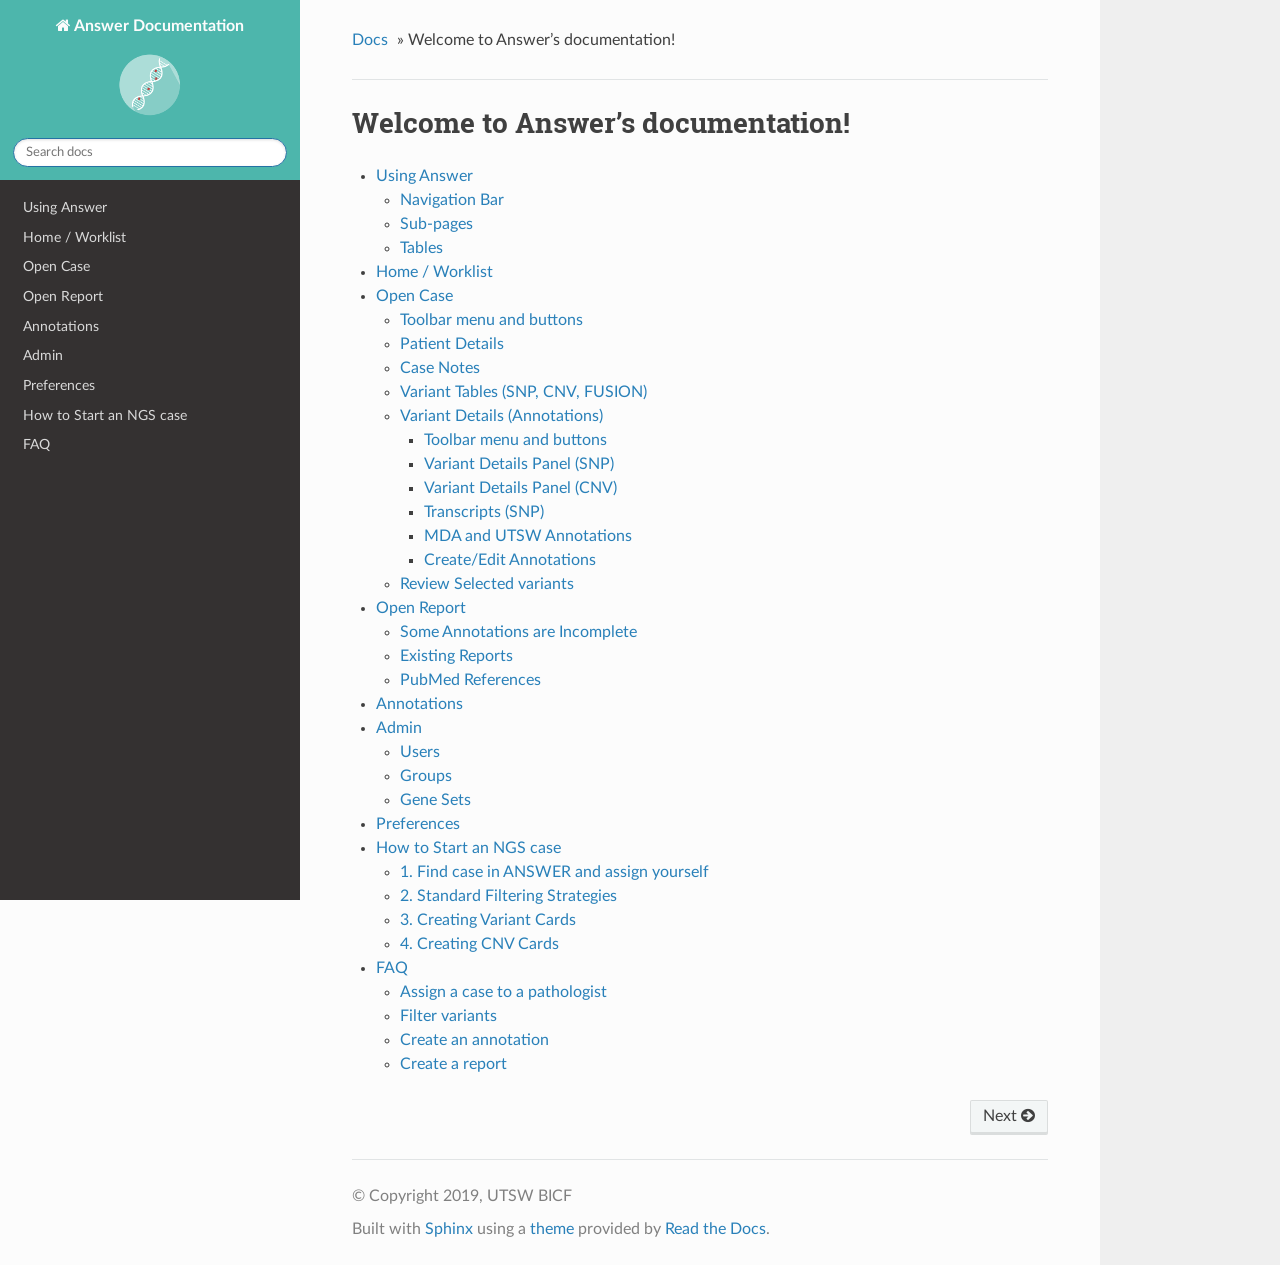
<file: dir_structure/opt/answer/docs/html/index.html>
<!DOCTYPE html>
<!--[if IE 8]><html class="no-js lt-ie9" lang="en" > <![endif]-->
<!--[if gt IE 8]><!--> <html class="no-js" lang="en" > <!--<![endif]-->
<head>
  <meta charset="utf-8">
  
  <meta name="viewport" content="width=device-width, initial-scale=1.0">
  
  <title>Welcome to Answer’s documentation! &mdash; Answer Documentation  documentation</title>
  

  
  
    <link rel="shortcut icon" href="_static/lifebuoy.ico"/>
  
  
  

  

  
  
    

  

  <link rel="stylesheet" href="_static/css/theme.css" type="text/css" />
  <link rel="stylesheet" href="_static/pygments.css" type="text/css" />
  <link rel="stylesheet" href="_static/css/custom.css" type="text/css" />
    <link rel="index" title="Index" href="genindex.html" />
    <link rel="search" title="Search" href="search.html" />
    <link rel="next" title="Using Answer" href="features.html" /> 

  
  <script src="_static/js/modernizr.min.js"></script>

</head>

<body class="wy-body-for-nav">

   
  <div class="wy-grid-for-nav">

    
    <nav data-toggle="wy-nav-shift" class="wy-nav-side">
      <div class="wy-side-scroll">
        <div class="wy-side-nav-search">
          

          
            <a href="#" class="icon icon-home"> Answer Documentation
          

          
            
            <img src="_static/answer-logo-icon-xsmall.png" class="logo" alt="Logo"/>
          
          </a>

          
            
            
          

          
<div role="search">
  <form id="rtd-search-form" class="wy-form" action="search.html" method="get">
    <input type="text" name="q" placeholder="Search docs" />
    <input type="hidden" name="check_keywords" value="yes" />
    <input type="hidden" name="area" value="default" />
  </form>
</div>

          
        </div>

        <div class="wy-menu wy-menu-vertical" data-spy="affix" role="navigation" aria-label="main navigation">
          
            
            
              
            
            
              <ul>
<li class="toctree-l1"><a class="reference internal" href="features.html">Using Answer</a></li>
<li class="toctree-l1"><a class="reference internal" href="homepage.html"> Home / Worklist</a></li>
<li class="toctree-l1"><a class="reference internal" href="opencase.html">Open Case</a></li>
<li class="toctree-l1"><a class="reference internal" href="openreport.html">Open Report</a></li>
<li class="toctree-l1"><a class="reference internal" href="annotations.html">Annotations</a></li>
<li class="toctree-l1"><a class="reference internal" href="admin.html"> Admin</a></li>
<li class="toctree-l1"><a class="reference internal" href="preferences.html"> Preferences</a></li>
<li class="toctree-l1"><a class="reference internal" href="howto/start_a_case.html">How to Start an NGS case</a></li>
<li class="toctree-l1"><a class="reference internal" href="faq.html">FAQ</a></li>
</ul>

            
          
        </div>
      </div>
    </nav>

    <section data-toggle="wy-nav-shift" class="wy-nav-content-wrap">

      
      <nav class="wy-nav-top" aria-label="top navigation">
        
          <i data-toggle="wy-nav-top" class="fa fa-bars"></i>
          <a href="#">Answer Documentation</a>
        
      </nav>


      <div class="wy-nav-content">
        
        <div class="rst-content">
        
          















<div role="navigation" aria-label="breadcrumbs navigation">

  <ul class="wy-breadcrumbs">
    
      <li><a href="#">Docs</a> &raquo;</li>
        
      <li>Welcome to Answer’s documentation!</li>
    
    
      <li class="wy-breadcrumbs-aside">
        
            
        
      </li>
    
  </ul>

  
  <hr/>
</div>
          <div role="main" class="document" itemscope="itemscope" itemtype="http://schema.org/Article">
           <div itemprop="articleBody">
            
  <div class="section" id="welcome-to-answer-s-documentation">
<h1>Welcome to Answer’s documentation!<a class="headerlink" href="#welcome-to-answer-s-documentation" title="Permalink to this headline">¶</a></h1>
<div class="toctree-wrapper compound">
<ul>
<li class="toctree-l1"><a class="reference internal" href="features.html">Using Answer</a><ul>
<li class="toctree-l2"><a class="reference internal" href="features.html#navigation-bar">Navigation Bar</a></li>
<li class="toctree-l2"><a class="reference internal" href="features.html#sub-pages">Sub-pages</a></li>
<li class="toctree-l2"><a class="reference internal" href="features.html#tables">Tables</a></li>
</ul>
</li>
<li class="toctree-l1"><a class="reference internal" href="homepage.html"> Home / Worklist</a></li>
<li class="toctree-l1"><a class="reference internal" href="opencase.html">Open Case</a><ul>
<li class="toctree-l2"><a class="reference internal" href="opencase.html#toolbar-menu-and-buttons">Toolbar menu and buttons</a></li>
<li class="toctree-l2"><a class="reference internal" href="opencase.html#patient-details">Patient Details</a></li>
<li class="toctree-l2"><a class="reference internal" href="opencase.html#case-notes">Case Notes</a></li>
<li class="toctree-l2"><a class="reference internal" href="opencase.html#variant-tables-snp-cnv-fusion">Variant Tables (SNP, CNV, FUSION)</a></li>
<li class="toctree-l2"><a class="reference internal" href="opencase.html#variant-details-annotations">Variant Details (Annotations)</a><ul>
<li class="toctree-l3"><a class="reference internal" href="opencase.html#id1">Toolbar menu and buttons</a></li>
<li class="toctree-l3"><a class="reference internal" href="opencase.html#variant-details-panel-snp">Variant Details Panel (SNP)</a></li>
<li class="toctree-l3"><a class="reference internal" href="opencase.html#variant-details-panel-cnv">Variant Details Panel (CNV)</a></li>
<li class="toctree-l3"><a class="reference internal" href="opencase.html#transcripts-snp">Transcripts (SNP)</a></li>
<li class="toctree-l3"><a class="reference internal" href="opencase.html#mda-and-utsw-annotations">MDA and UTSW Annotations</a></li>
<li class="toctree-l3"><a class="reference internal" href="opencase.html#create-edit-annotations">Create/Edit Annotations</a></li>
</ul>
</li>
<li class="toctree-l2"><a class="reference internal" href="opencase.html#review-selected-variants">Review Selected variants</a></li>
</ul>
</li>
<li class="toctree-l1"><a class="reference internal" href="openreport.html">Open Report</a><ul>
<li class="toctree-l2"><a class="reference internal" href="openreport.html#some-annotations-are-incomplete">Some Annotations are Incomplete</a></li>
<li class="toctree-l2"><a class="reference internal" href="openreport.html#existing-reports">Existing Reports</a></li>
<li class="toctree-l2"><a class="reference internal" href="openreport.html#pubmed-references">PubMed References</a></li>
</ul>
</li>
<li class="toctree-l1"><a class="reference internal" href="annotations.html">Annotations</a></li>
<li class="toctree-l1"><a class="reference internal" href="admin.html"> Admin</a><ul>
<li class="toctree-l2"><a class="reference internal" href="admin.html#users">Users</a></li>
<li class="toctree-l2"><a class="reference internal" href="admin.html#groups">Groups</a></li>
<li class="toctree-l2"><a class="reference internal" href="admin.html#gene-sets">Gene Sets</a></li>
</ul>
</li>
<li class="toctree-l1"><a class="reference internal" href="preferences.html"> Preferences</a></li>
<li class="toctree-l1"><a class="reference internal" href="howto/start_a_case.html">How to Start an NGS case</a><ul>
<li class="toctree-l2"><a class="reference internal" href="howto/start_a_case.html#find-case-in-answer-and-assign-yourself">1. Find case in ANSWER and assign yourself</a></li>
<li class="toctree-l2"><a class="reference internal" href="howto/start_a_case.html#standard-filtering-strategies">2. Standard Filtering Strategies</a></li>
<li class="toctree-l2"><a class="reference internal" href="howto/start_a_case.html#creating-variant-cards">3. Creating Variant Cards</a></li>
<li class="toctree-l2"><a class="reference internal" href="howto/start_a_case.html#creating-cnv-cards">4. Creating CNV Cards</a></li>
</ul>
</li>
<li class="toctree-l1"><a class="reference internal" href="faq.html">FAQ</a><ul>
<li class="toctree-l2"><a class="reference internal" href="faq.html#assign-a-case-to-a-pathologist">Assign a case to a pathologist</a></li>
<li class="toctree-l2"><a class="reference internal" href="faq.html#filter-variants">Filter variants</a></li>
<li class="toctree-l2"><a class="reference internal" href="faq.html#create-an-annotation">Create an annotation</a></li>
<li class="toctree-l2"><a class="reference internal" href="faq.html#create-a-report">Create a report</a></li>
</ul>
</li>
</ul>
</div>
</div>


           </div>
           
          </div>
          <footer>
  
    <div class="rst-footer-buttons" role="navigation" aria-label="footer navigation">
      
        <a href="features.html" class="btn btn-neutral float-right" title="Using Answer" accesskey="n" rel="next">Next <span class="fa fa-arrow-circle-right"></span></a>
      
      
    </div>
  

  <hr/>

  <div role="contentinfo">
    <p>
        &copy; Copyright 2019, UTSW BICF

    </p>
  </div>
  Built with <a href="http://sphinx-doc.org/">Sphinx</a> using a <a href="https://github.com/rtfd/sphinx_rtd_theme">theme</a> provided by <a href="https://readthedocs.org">Read the Docs</a>. 

</footer>

        </div>
      </div>

    </section>

  </div>
  


  

    
    
      <script type="text/javascript" id="documentation_options" data-url_root="./" src="_static/documentation_options.js"></script>
        <script type="text/javascript" src="_static/jquery.js"></script>
        <script type="text/javascript" src="_static/underscore.js"></script>
        <script type="text/javascript" src="_static/doctools.js"></script>
        <script type="text/javascript" src="_static/language_data.js"></script>
    

  

  <script type="text/javascript" src="_static/js/theme.js"></script>

  <script type="text/javascript">
      jQuery(function () {
          SphinxRtdTheme.Navigation.enable(true);
      });
  </script> 

</body>
</html>
</file>
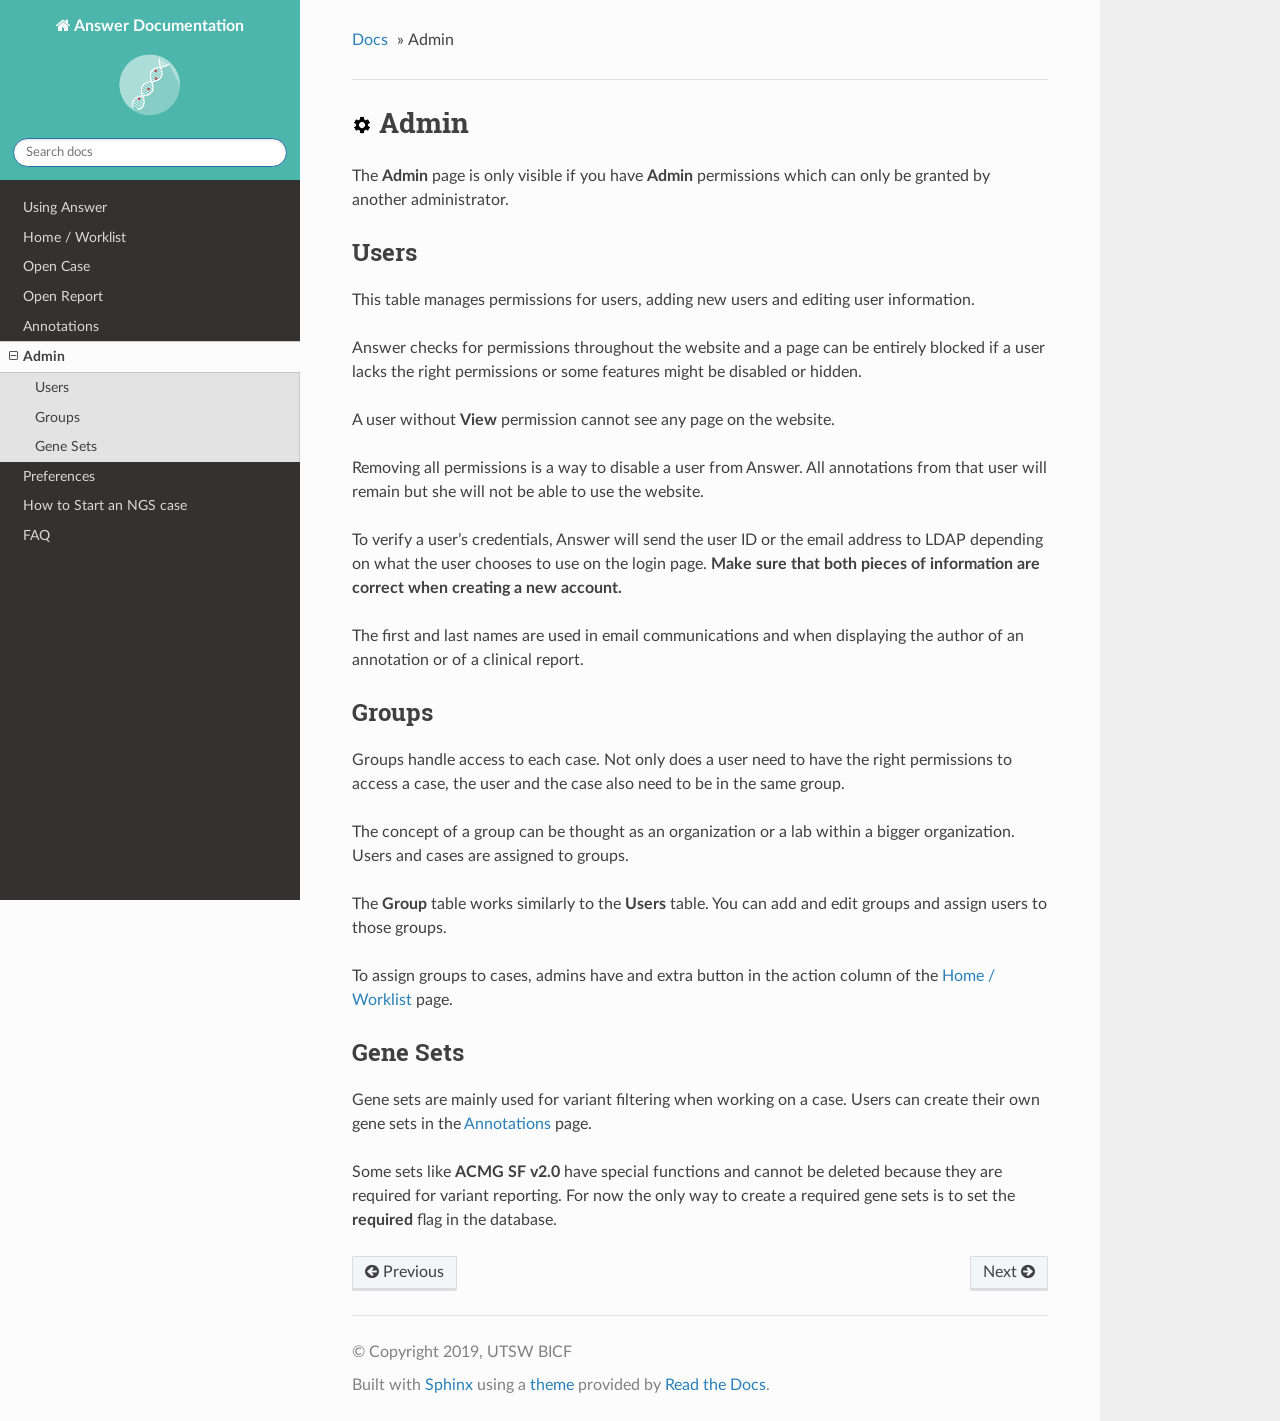
<file: dir_structure/opt/answer/docs/html/admin.html>
<!DOCTYPE html>
<!--[if IE 8]><html class="no-js lt-ie9" lang="en" > <![endif]-->
<!--[if gt IE 8]><!--> <html class="no-js" lang="en" > <!--<![endif]-->
<head>
  <meta charset="utf-8">
  
  <meta name="viewport" content="width=device-width, initial-scale=1.0">
  
  <title>Admin &mdash; Answer Documentation  documentation</title>
  

  
  
    <link rel="shortcut icon" href="_static/lifebuoy.ico"/>
  
  
  

  

  
  
    

  

  <link rel="stylesheet" href="_static/css/theme.css" type="text/css" />
  <link rel="stylesheet" href="_static/pygments.css" type="text/css" />
  <link rel="stylesheet" href="_static/css/custom.css" type="text/css" />
    <link rel="index" title="Index" href="genindex.html" />
    <link rel="search" title="Search" href="search.html" />
    <link rel="next" title="Preferences" href="preferences.html" />
    <link rel="prev" title="Annotations" href="annotations.html" /> 

  
  <script src="_static/js/modernizr.min.js"></script>

</head>

<body class="wy-body-for-nav">

   
  <div class="wy-grid-for-nav">

    
    <nav data-toggle="wy-nav-shift" class="wy-nav-side">
      <div class="wy-side-scroll">
        <div class="wy-side-nav-search">
          

          
            <a href="index.html" class="icon icon-home"> Answer Documentation
          

          
            
            <img src="_static/answer-logo-icon-xsmall.png" class="logo" alt="Logo"/>
          
          </a>

          
            
            
          

          
<div role="search">
  <form id="rtd-search-form" class="wy-form" action="search.html" method="get">
    <input type="text" name="q" placeholder="Search docs" />
    <input type="hidden" name="check_keywords" value="yes" />
    <input type="hidden" name="area" value="default" />
  </form>
</div>

          
        </div>

        <div class="wy-menu wy-menu-vertical" data-spy="affix" role="navigation" aria-label="main navigation">
          
            
            
              
            
            
              <ul class="current">
<li class="toctree-l1"><a class="reference internal" href="features.html">Using Answer</a></li>
<li class="toctree-l1"><a class="reference internal" href="homepage.html"> Home / Worklist</a></li>
<li class="toctree-l1"><a class="reference internal" href="opencase.html">Open Case</a></li>
<li class="toctree-l1"><a class="reference internal" href="openreport.html">Open Report</a></li>
<li class="toctree-l1"><a class="reference internal" href="annotations.html">Annotations</a></li>
<li class="toctree-l1 current"><a class="current reference internal" href="#"> Admin</a><ul>
<li class="toctree-l2"><a class="reference internal" href="#users">Users</a></li>
<li class="toctree-l2"><a class="reference internal" href="#groups">Groups</a></li>
<li class="toctree-l2"><a class="reference internal" href="#gene-sets">Gene Sets</a></li>
</ul>
</li>
<li class="toctree-l1"><a class="reference internal" href="preferences.html"> Preferences</a></li>
<li class="toctree-l1"><a class="reference internal" href="howto/start_a_case.html">How to Start an NGS case</a></li>
<li class="toctree-l1"><a class="reference internal" href="faq.html">FAQ</a></li>
</ul>

            
          
        </div>
      </div>
    </nav>

    <section data-toggle="wy-nav-shift" class="wy-nav-content-wrap">

      
      <nav class="wy-nav-top" aria-label="top navigation">
        
          <i data-toggle="wy-nav-top" class="fa fa-bars"></i>
          <a href="index.html">Answer Documentation</a>
        
      </nav>


      <div class="wy-nav-content">
        
        <div class="rst-content">
        
          















<div role="navigation" aria-label="breadcrumbs navigation">

  <ul class="wy-breadcrumbs">
    
      <li><a href="index.html">Docs</a> &raquo;</li>
        
      <li> Admin</li>
    
    
      <li class="wy-breadcrumbs-aside">
        
            
        
      </li>
    
  </ul>

  
  <hr/>
</div>
          <div role="main" class="document" itemscope="itemscope" itemtype="http://schema.org/Article">
           <div itemprop="articleBody">
            
  <div class="section" id="adminicon-admin">
<span id="admin"></span><h1><a class="reference internal" href="_images/baseline_settings_black_18dp.png"><img alt="adminIcon" src="_images/baseline_settings_black_18dp.png" style="width: 20px;" /></a> Admin<a class="headerlink" href="#adminicon-admin" title="Permalink to this headline">¶</a></h1>
<p>The <strong>Admin</strong> page is only visible if you have <strong>Admin</strong> permissions which can only be granted by another administrator.</p>
<div class="section" id="users">
<h2>Users<a class="headerlink" href="#users" title="Permalink to this headline">¶</a></h2>
<p>This table manages permissions for users, adding new users and editing user information.</p>
<p>Answer checks for permissions throughout the website and a page can be entirely blocked if a user lacks the right permissions
or some features might be disabled or hidden.</p>
<p>A user without <strong>View</strong> permission cannot see any page on the website.</p>
<p>Removing all permissions is a way to disable a user from Answer. All annotations from that user will remain but she will not be able to use the website.</p>
<p>To verify a user’s credentials, Answer will send the user ID or the email address to LDAP depending on what the user chooses to use on the login page.
<strong>Make sure that both pieces of information are correct when creating a new account.</strong></p>
<p>The first and last names are used in email communications and when displaying
the author of an annotation or of a clinical report.</p>
</div>
<div class="section" id="groups">
<h2>Groups<a class="headerlink" href="#groups" title="Permalink to this headline">¶</a></h2>
<p>Groups handle access to each case. Not only does a user need to have the right permissions to access a case, the user and the case also need to be in the same group.</p>
<p>The concept of a group can be thought as an organization or a lab within a bigger organization. Users and cases are assigned to groups.</p>
<p>The <strong>Group</strong> table works similarly to the <strong>Users</strong> table. You can add and edit groups and assign users to those groups.</p>
<p>To assign groups to cases, admins have and extra button in the action column of the <a class="reference internal" href="homepage.html#homepage"><span class="std std-ref"> Home / Worklist</span></a> page.</p>
</div>
<div class="section" id="gene-sets">
<h2>Gene Sets<a class="headerlink" href="#gene-sets" title="Permalink to this headline">¶</a></h2>
<p>Gene sets are mainly used for variant filtering when working on a case. Users can create their own gene sets in the <a class="reference internal" href="annotations.html#annotations"><span class="std std-ref">Annotations</span></a> page.</p>
<p>Some sets like <strong>ACMG SF v2.0</strong> have special functions and cannot be deleted because they are required for variant reporting.
For now the only way to create a required gene sets is to set the <strong>required</strong> flag in the database.</p>
</div>
</div>


           </div>
           
          </div>
          <footer>
  
    <div class="rst-footer-buttons" role="navigation" aria-label="footer navigation">
      
        <a href="preferences.html" class="btn btn-neutral float-right" title="Preferences" accesskey="n" rel="next">Next <span class="fa fa-arrow-circle-right"></span></a>
      
      
        <a href="annotations.html" class="btn btn-neutral" title="Annotations" accesskey="p" rel="prev"><span class="fa fa-arrow-circle-left"></span> Previous</a>
      
    </div>
  

  <hr/>

  <div role="contentinfo">
    <p>
        &copy; Copyright 2019, UTSW BICF

    </p>
  </div>
  Built with <a href="http://sphinx-doc.org/">Sphinx</a> using a <a href="https://github.com/rtfd/sphinx_rtd_theme">theme</a> provided by <a href="https://readthedocs.org">Read the Docs</a>. 

</footer>

        </div>
      </div>

    </section>

  </div>
  


  

    
    
      <script type="text/javascript" id="documentation_options" data-url_root="./" src="_static/documentation_options.js"></script>
        <script type="text/javascript" src="_static/jquery.js"></script>
        <script type="text/javascript" src="_static/underscore.js"></script>
        <script type="text/javascript" src="_static/doctools.js"></script>
        <script type="text/javascript" src="_static/language_data.js"></script>
    

  

  <script type="text/javascript" src="_static/js/theme.js"></script>

  <script type="text/javascript">
      jQuery(function () {
          SphinxRtdTheme.Navigation.enable(true);
      });
  </script> 

</body>
</html>
</file>
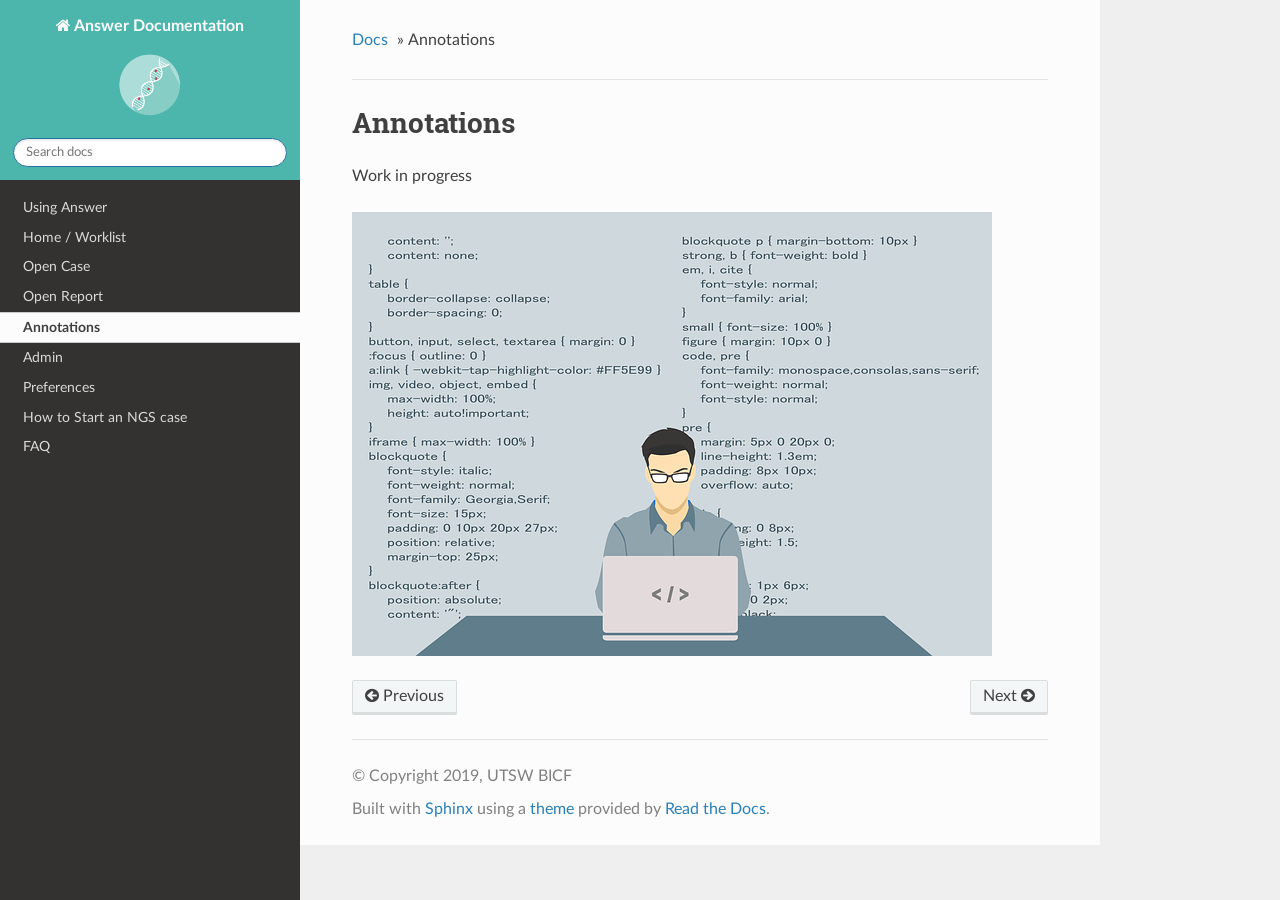
<file: dir_structure/opt/answer/docs/html/annotations.html>
<!DOCTYPE html>
<!--[if IE 8]><html class="no-js lt-ie9" lang="en" > <![endif]-->
<!--[if gt IE 8]><!--> <html class="no-js" lang="en" > <!--<![endif]-->
<head>
  <meta charset="utf-8">
  
  <meta name="viewport" content="width=device-width, initial-scale=1.0">
  
  <title>Annotations &mdash; Answer Documentation  documentation</title>
  

  
  
    <link rel="shortcut icon" href="_static/lifebuoy.ico"/>
  
  
  

  

  
  
    

  

  <link rel="stylesheet" href="_static/css/theme.css" type="text/css" />
  <link rel="stylesheet" href="_static/pygments.css" type="text/css" />
  <link rel="stylesheet" href="_static/css/custom.css" type="text/css" />
    <link rel="index" title="Index" href="genindex.html" />
    <link rel="search" title="Search" href="search.html" />
    <link rel="next" title="Admin" href="admin.html" />
    <link rel="prev" title="Open Report" href="openreport.html" /> 

  
  <script src="_static/js/modernizr.min.js"></script>

</head>

<body class="wy-body-for-nav">

   
  <div class="wy-grid-for-nav">

    
    <nav data-toggle="wy-nav-shift" class="wy-nav-side">
      <div class="wy-side-scroll">
        <div class="wy-side-nav-search">
          

          
            <a href="index.html" class="icon icon-home"> Answer Documentation
          

          
            
            <img src="_static/answer-logo-icon-xsmall.png" class="logo" alt="Logo"/>
          
          </a>

          
            
            
          

          
<div role="search">
  <form id="rtd-search-form" class="wy-form" action="search.html" method="get">
    <input type="text" name="q" placeholder="Search docs" />
    <input type="hidden" name="check_keywords" value="yes" />
    <input type="hidden" name="area" value="default" />
  </form>
</div>

          
        </div>

        <div class="wy-menu wy-menu-vertical" data-spy="affix" role="navigation" aria-label="main navigation">
          
            
            
              
            
            
              <ul class="current">
<li class="toctree-l1"><a class="reference internal" href="features.html">Using Answer</a></li>
<li class="toctree-l1"><a class="reference internal" href="homepage.html"> Home / Worklist</a></li>
<li class="toctree-l1"><a class="reference internal" href="opencase.html">Open Case</a></li>
<li class="toctree-l1"><a class="reference internal" href="openreport.html">Open Report</a></li>
<li class="toctree-l1 current"><a class="current reference internal" href="#">Annotations</a></li>
<li class="toctree-l1"><a class="reference internal" href="admin.html"> Admin</a></li>
<li class="toctree-l1"><a class="reference internal" href="preferences.html"> Preferences</a></li>
<li class="toctree-l1"><a class="reference internal" href="howto/start_a_case.html">How to Start an NGS case</a></li>
<li class="toctree-l1"><a class="reference internal" href="faq.html">FAQ</a></li>
</ul>

            
          
        </div>
      </div>
    </nav>

    <section data-toggle="wy-nav-shift" class="wy-nav-content-wrap">

      
      <nav class="wy-nav-top" aria-label="top navigation">
        
          <i data-toggle="wy-nav-top" class="fa fa-bars"></i>
          <a href="index.html">Answer Documentation</a>
        
      </nav>


      <div class="wy-nav-content">
        
        <div class="rst-content">
        
          















<div role="navigation" aria-label="breadcrumbs navigation">

  <ul class="wy-breadcrumbs">
    
      <li><a href="index.html">Docs</a> &raquo;</li>
        
      <li>Annotations</li>
    
    
      <li class="wy-breadcrumbs-aside">
        
            
        
      </li>
    
  </ul>

  
  <hr/>
</div>
          <div role="main" class="document" itemscope="itemscope" itemtype="http://schema.org/Article">
           <div itemprop="articleBody">
            
  <div class="section" id="annotations">
<span id="id1"></span><h1>Annotations<a class="headerlink" href="#annotations" title="Permalink to this headline">¶</a></h1>
<p>Work in progress</p>
<img alt="_images/work-in-progress.png" src="_images/work-in-progress.png" />
</div>


           </div>
           
          </div>
          <footer>
  
    <div class="rst-footer-buttons" role="navigation" aria-label="footer navigation">
      
        <a href="admin.html" class="btn btn-neutral float-right" title="Admin" accesskey="n" rel="next">Next <span class="fa fa-arrow-circle-right"></span></a>
      
      
        <a href="openreport.html" class="btn btn-neutral" title="Open Report" accesskey="p" rel="prev"><span class="fa fa-arrow-circle-left"></span> Previous</a>
      
    </div>
  

  <hr/>

  <div role="contentinfo">
    <p>
        &copy; Copyright 2019, UTSW BICF

    </p>
  </div>
  Built with <a href="http://sphinx-doc.org/">Sphinx</a> using a <a href="https://github.com/rtfd/sphinx_rtd_theme">theme</a> provided by <a href="https://readthedocs.org">Read the Docs</a>. 

</footer>

        </div>
      </div>

    </section>

  </div>
  


  

    
    
      <script type="text/javascript" id="documentation_options" data-url_root="./" src="_static/documentation_options.js"></script>
        <script type="text/javascript" src="_static/jquery.js"></script>
        <script type="text/javascript" src="_static/underscore.js"></script>
        <script type="text/javascript" src="_static/doctools.js"></script>
        <script type="text/javascript" src="_static/language_data.js"></script>
    

  

  <script type="text/javascript" src="_static/js/theme.js"></script>

  <script type="text/javascript">
      jQuery(function () {
          SphinxRtdTheme.Navigation.enable(true);
      });
  </script> 

</body>
</html>
</file>
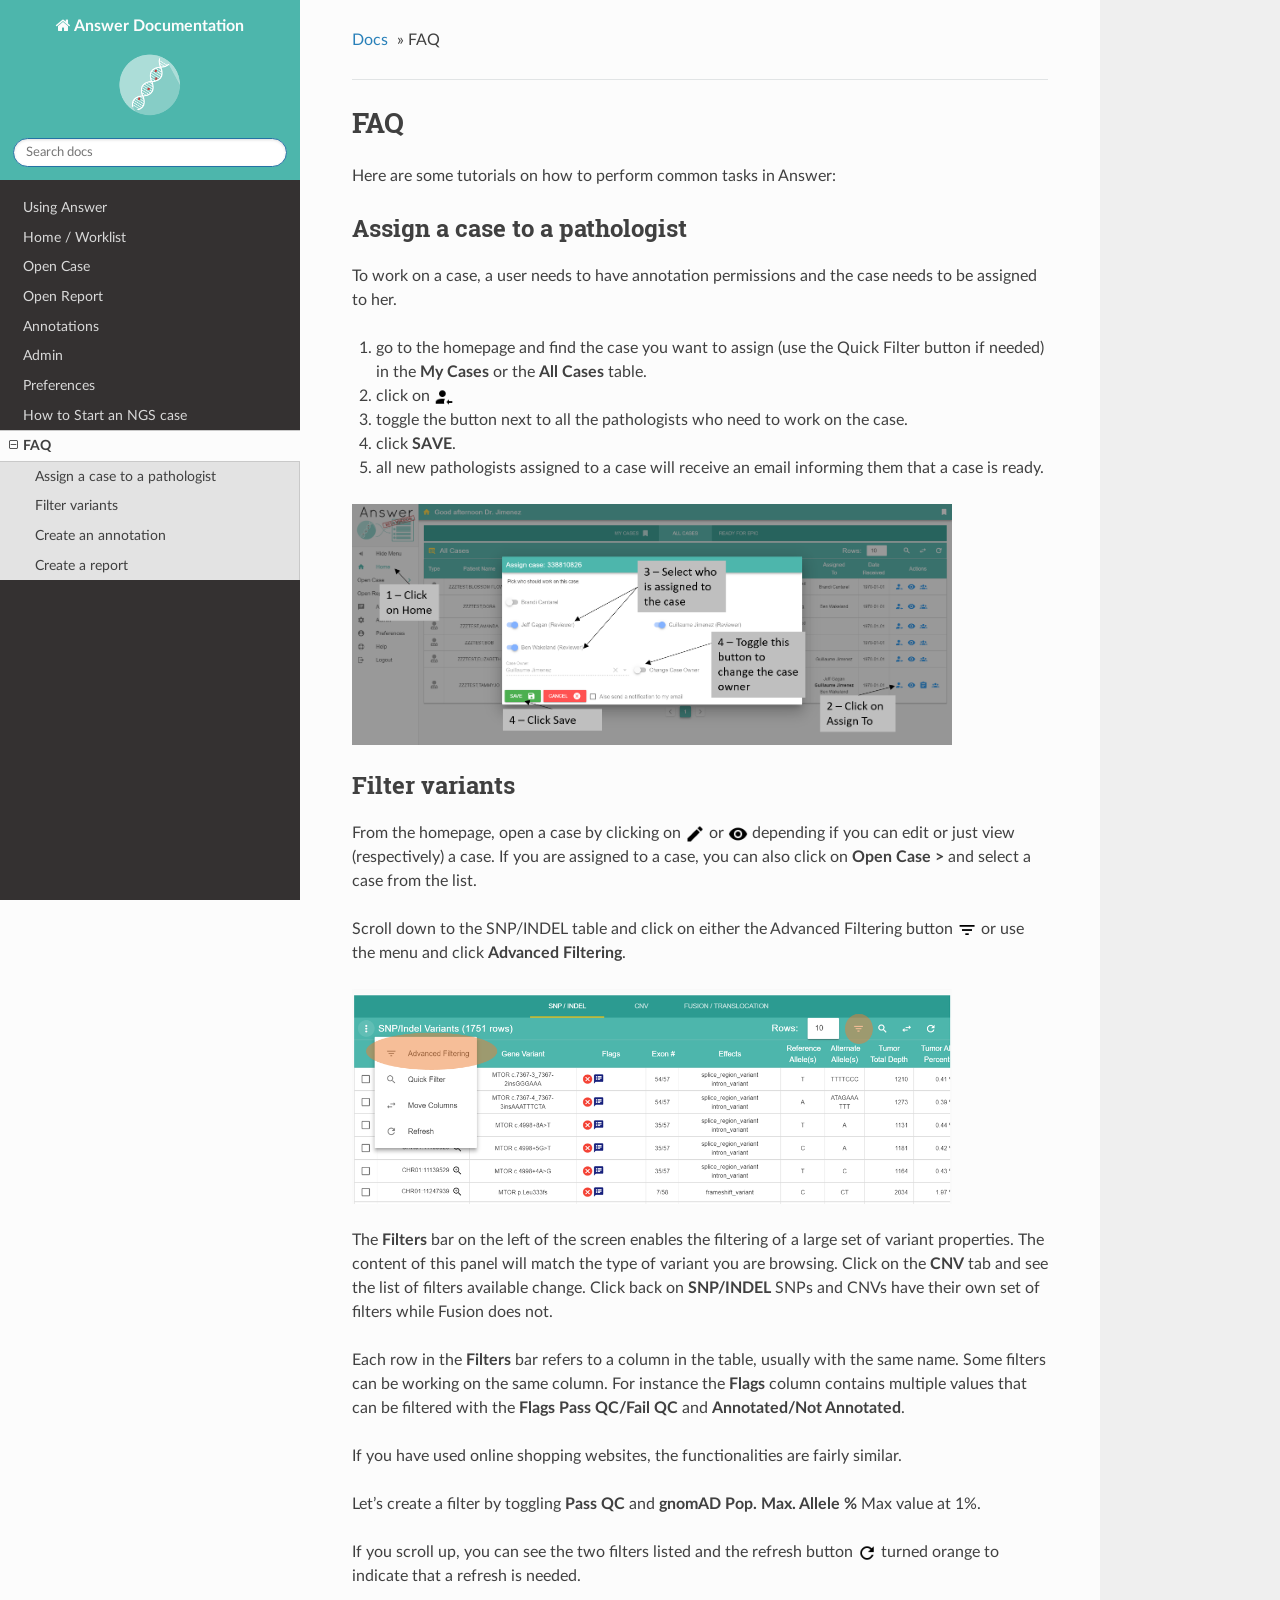
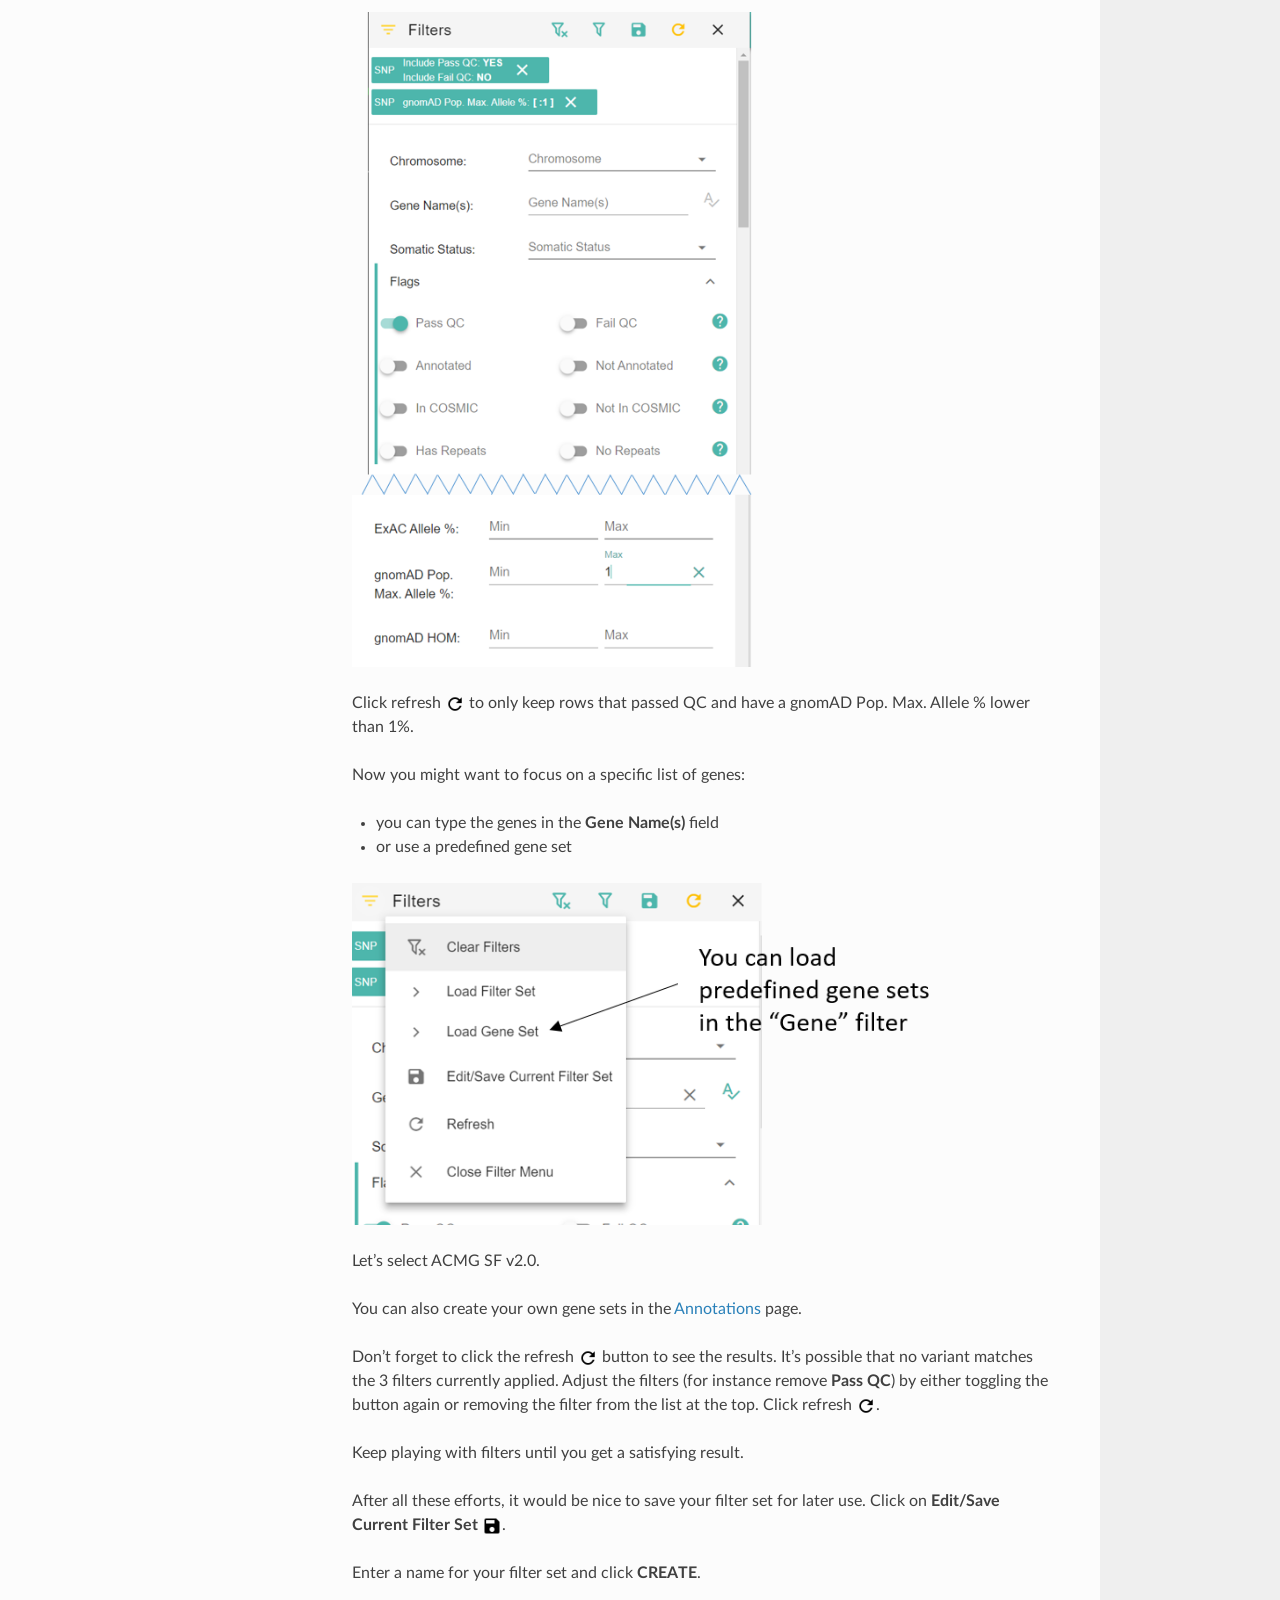
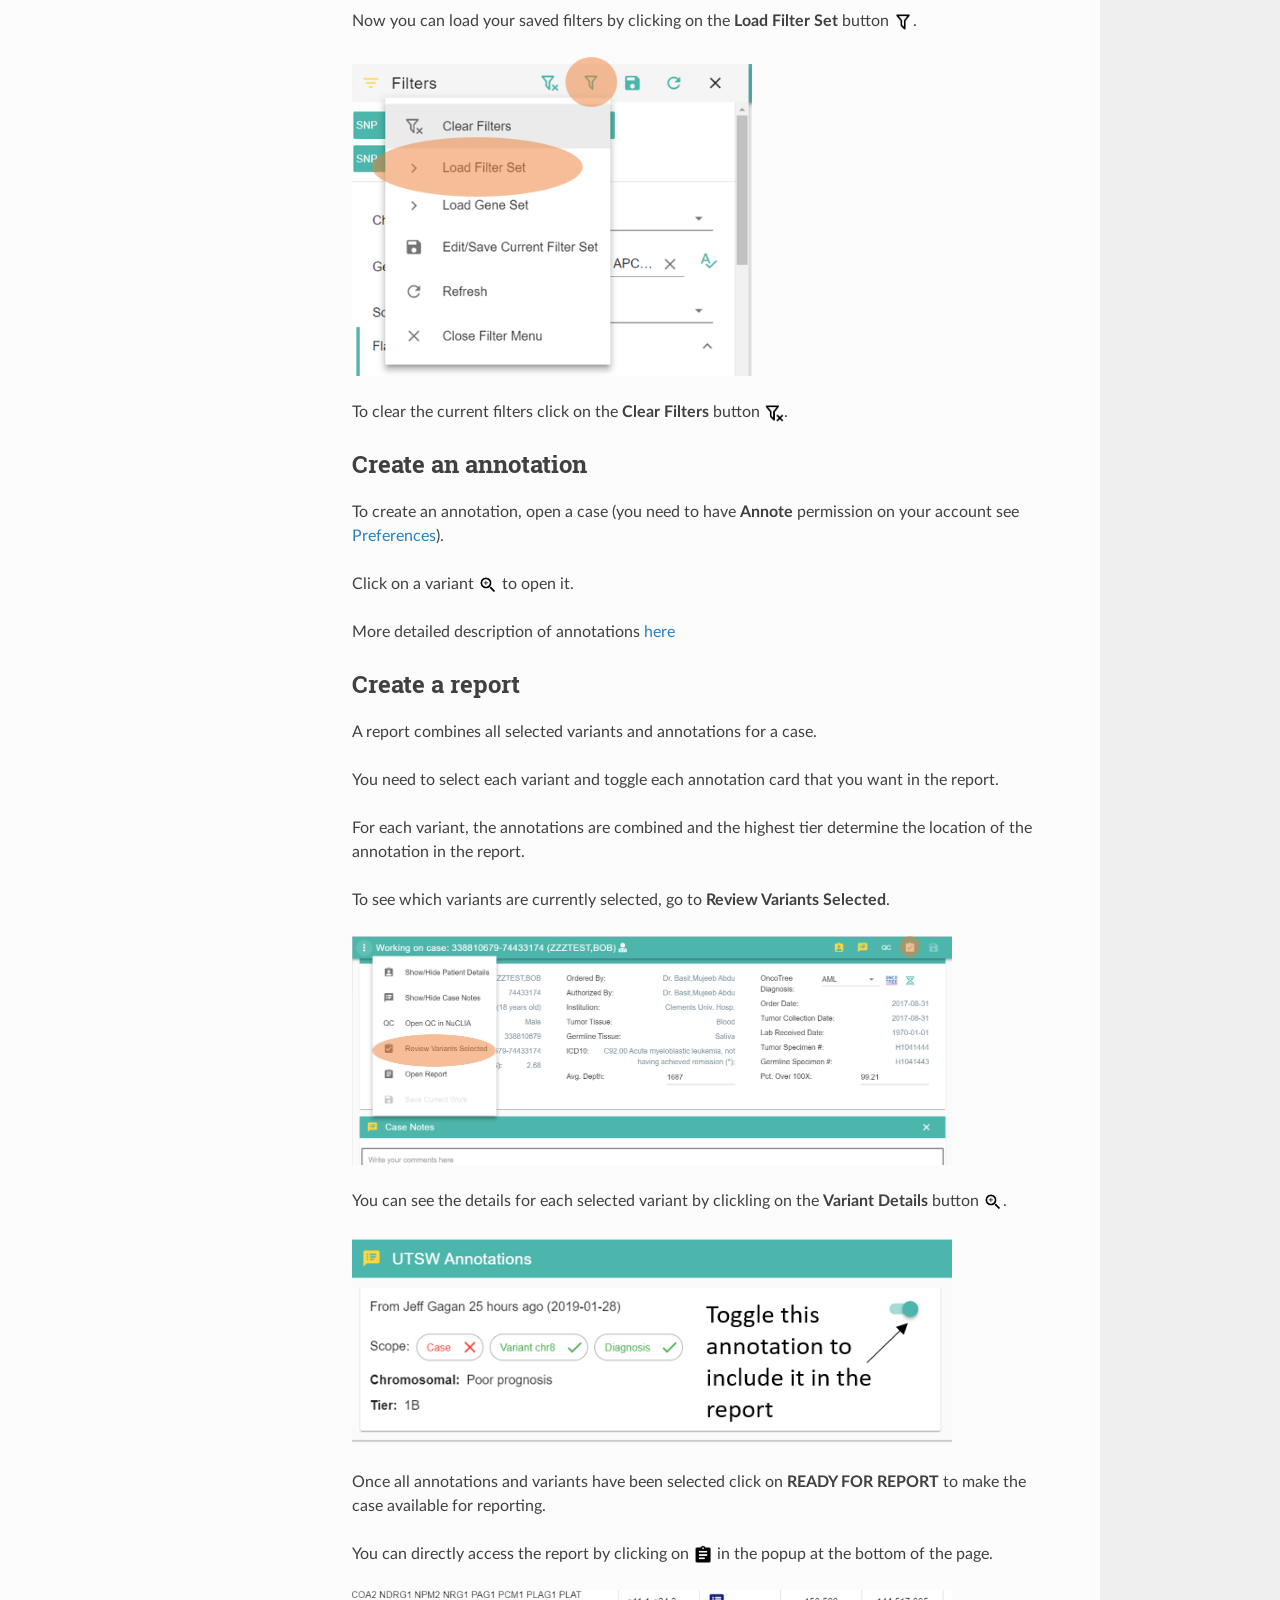
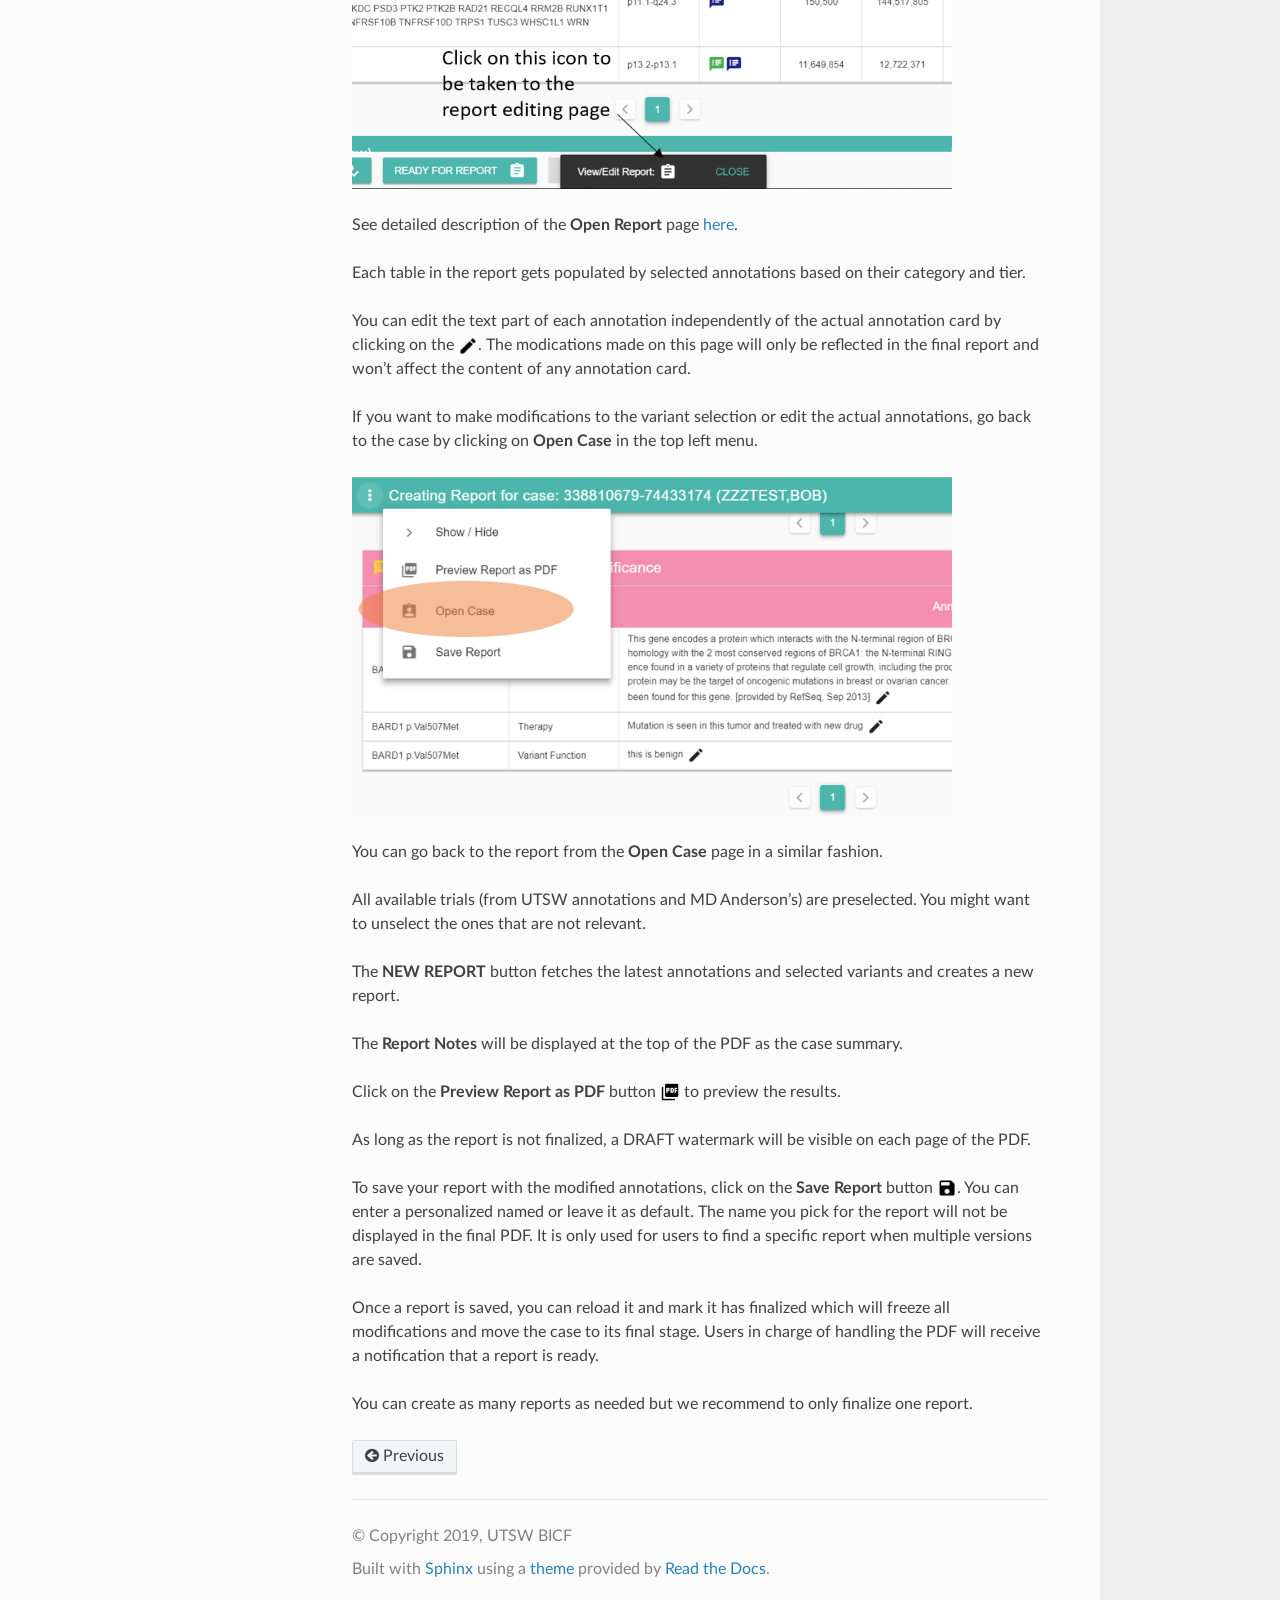
<file: dir_structure/opt/answer/docs/html/faq.html>
<!DOCTYPE html>
<!--[if IE 8]><html class="no-js lt-ie9" lang="en" > <![endif]-->
<!--[if gt IE 8]><!--> <html class="no-js" lang="en" > <!--<![endif]-->
<head>
  <meta charset="utf-8">
  
  <meta name="viewport" content="width=device-width, initial-scale=1.0">
  
  <title>FAQ &mdash; Answer Documentation  documentation</title>
  

  
  
    <link rel="shortcut icon" href="_static/lifebuoy.ico"/>
  
  
  

  

  
  
    

  

  <link rel="stylesheet" href="_static/css/theme.css" type="text/css" />
  <link rel="stylesheet" href="_static/pygments.css" type="text/css" />
  <link rel="stylesheet" href="_static/css/custom.css" type="text/css" />
    <link rel="index" title="Index" href="genindex.html" />
    <link rel="search" title="Search" href="search.html" />
    <link rel="prev" title="How to Start an NGS case" href="howto/start_a_case.html" /> 

  
  <script src="_static/js/modernizr.min.js"></script>

</head>

<body class="wy-body-for-nav">

   
  <div class="wy-grid-for-nav">

    
    <nav data-toggle="wy-nav-shift" class="wy-nav-side">
      <div class="wy-side-scroll">
        <div class="wy-side-nav-search">
          

          
            <a href="index.html" class="icon icon-home"> Answer Documentation
          

          
            
            <img src="_static/answer-logo-icon-xsmall.png" class="logo" alt="Logo"/>
          
          </a>

          
            
            
          

          
<div role="search">
  <form id="rtd-search-form" class="wy-form" action="search.html" method="get">
    <input type="text" name="q" placeholder="Search docs" />
    <input type="hidden" name="check_keywords" value="yes" />
    <input type="hidden" name="area" value="default" />
  </form>
</div>

          
        </div>

        <div class="wy-menu wy-menu-vertical" data-spy="affix" role="navigation" aria-label="main navigation">
          
            
            
              
            
            
              <ul class="current">
<li class="toctree-l1"><a class="reference internal" href="features.html">Using Answer</a></li>
<li class="toctree-l1"><a class="reference internal" href="homepage.html"> Home / Worklist</a></li>
<li class="toctree-l1"><a class="reference internal" href="opencase.html">Open Case</a></li>
<li class="toctree-l1"><a class="reference internal" href="openreport.html">Open Report</a></li>
<li class="toctree-l1"><a class="reference internal" href="annotations.html">Annotations</a></li>
<li class="toctree-l1"><a class="reference internal" href="admin.html"> Admin</a></li>
<li class="toctree-l1"><a class="reference internal" href="preferences.html"> Preferences</a></li>
<li class="toctree-l1"><a class="reference internal" href="howto/start_a_case.html">How to Start an NGS case</a></li>
<li class="toctree-l1 current"><a class="current reference internal" href="#">FAQ</a><ul>
<li class="toctree-l2"><a class="reference internal" href="#assign-a-case-to-a-pathologist">Assign a case to a pathologist</a></li>
<li class="toctree-l2"><a class="reference internal" href="#filter-variants">Filter variants</a></li>
<li class="toctree-l2"><a class="reference internal" href="#create-an-annotation">Create an annotation</a></li>
<li class="toctree-l2"><a class="reference internal" href="#create-a-report">Create a report</a></li>
</ul>
</li>
</ul>

            
          
        </div>
      </div>
    </nav>

    <section data-toggle="wy-nav-shift" class="wy-nav-content-wrap">

      
      <nav class="wy-nav-top" aria-label="top navigation">
        
          <i data-toggle="wy-nav-top" class="fa fa-bars"></i>
          <a href="index.html">Answer Documentation</a>
        
      </nav>


      <div class="wy-nav-content">
        
        <div class="rst-content">
        
          















<div role="navigation" aria-label="breadcrumbs navigation">

  <ul class="wy-breadcrumbs">
    
      <li><a href="index.html">Docs</a> &raquo;</li>
        
      <li>FAQ</li>
    
    
      <li class="wy-breadcrumbs-aside">
        
            
        
      </li>
    
  </ul>

  
  <hr/>
</div>
          <div role="main" class="document" itemscope="itemscope" itemtype="http://schema.org/Article">
           <div itemprop="articleBody">
            
  <div class="section" id="faq">
<span id="id1"></span><h1>FAQ<a class="headerlink" href="#faq" title="Permalink to this headline">¶</a></h1>
<p>Here are some tutorials on how to perform common tasks in Answer:</p>
<div class="section" id="assign-a-case-to-a-pathologist">
<h2>Assign a case to a pathologist<a class="headerlink" href="#assign-a-case-to-a-pathologist" title="Permalink to this headline">¶</a></h2>
<p>To work on a case, a user needs to have annotation permissions and the case needs to be assigned to her.</p>
<ol class="arabic simple">
<li><p>go to the homepage and find the case you want to assign (use the Quick Filter button if needed) in the <strong>My Cases</strong> or the <strong>All Cases</strong> table.</p></li>
<li><p>click on <a class="reference internal" href="_images/account-arrow-left_48.png"><img alt="assign" src="_images/account-arrow-left_48.png" style="width: 20px;" /></a></p></li>
<li><p>toggle the button next to all the pathologists who need to work on the case.</p></li>
<li><p>click <strong>SAVE</strong>.</p></li>
<li><p>all new pathologists assigned to a case will receive an email informing them that a case is ready.</p></li>
</ol>
<a class="reference internal image-reference" href="_images/assign-case.png"><img alt="_images/assign-case.png" src="_images/assign-case.png" style="width: 600px;" /></a>
</div>
<div class="section" id="filter-variants">
<h2>Filter variants<a class="headerlink" href="#filter-variants" title="Permalink to this headline">¶</a></h2>
<p>From the homepage, open a case by clicking on <a class="reference internal" href="_images/pencil.png"><img alt="pencil" src="_images/pencil.png" style="width: 20px;" /></a> or <a class="reference internal" href="_images/eye.png"><img alt="eye" src="_images/eye.png" style="width: 20px;" /></a> depending if you can edit or just view (respectively) a case.
If you are assigned to a case, you can also click on <strong>Open Case &gt;</strong> and select a case from the list.</p>
<p>Scroll down to the SNP/INDEL table and click on either the Advanced Filtering button <a class="reference internal" href="_images/filter-variant.png"><img alt="filter" src="_images/filter-variant.png" style="width: 20px;" /></a> or use the menu and click <strong>Advanced Filtering</strong>.</p>
<a class="reference internal image-reference" href="_images/advanced-filtering-menu.png"><img alt="_images/advanced-filtering-menu.png" src="_images/advanced-filtering-menu.png" style="width: 600px;" /></a>
<p>The <strong>Filters</strong> bar on the left of the screen enables the filtering of a large set of variant properties.
The content of this panel will match the type of variant you are browsing. Click on the <strong>CNV</strong> tab and see the list of filters available change. Click back on <strong>SNP/INDEL</strong>
SNPs and CNVs have their own set of filters while Fusion does not.</p>
<p>Each row in the <strong>Filters</strong> bar refers to a column in the table, usually with the same name. Some filters can be working on the same column.
For instance the <strong>Flags</strong> column contains multiple values that can be filtered with the <strong>Flags</strong> <strong>Pass QC/Fail QC</strong> and <strong>Annotated/Not Annotated</strong>.</p>
<p>If you have used online shopping websites, the functionalities are fairly similar.</p>
<p>Let’s create a filter by toggling <strong>Pass QC</strong> and <strong>gnomAD Pop. Max. Allele %</strong> Max value at 1%.</p>
<p>If you scroll up, you can see the two filters listed and the refresh button <a class="reference internal" href="_images/refresh.png"><img alt="refresh" src="_images/refresh.png" style="width: 20px;" /></a> turned orange to indicate that a refresh is needed.</p>
<a class="reference internal image-reference" href="_images/filters-on.png"><img alt="_images/filters-on.png" src="_images/filters-on.png" style="width: 400px;" /></a>
<p>Click refresh <a class="reference internal" href="_images/refresh.png"><img alt="refresh" src="_images/refresh.png" style="width: 20px;" /></a> to only keep rows that passed QC and have a gnomAD Pop. Max. Allele % lower than 1%.</p>
<p>Now you might want to focus on a specific list of genes:</p>
<ul class="simple">
<li><p>you can type the genes in the <strong>Gene Name(s)</strong> field</p></li>
<li><p>or use a predefined gene set</p></li>
</ul>
<a class="reference internal image-reference" href="_images/advanced_filtering_gene_sets.png"><img alt="_images/advanced_filtering_gene_sets.png" src="_images/advanced_filtering_gene_sets.png" style="width: 600px;" /></a>
<p>Let’s select ACMG SF v2.0.</p>
<p>You can also create your own gene sets in the <a class="reference internal" href="annotations.html#annotations"><span class="std std-ref">Annotations</span></a> page.</p>
<p>Don’t forget to click the refresh <a class="reference internal" href="_images/refresh.png"><img alt="refresh" src="_images/refresh.png" style="width: 20px;" /></a> button to see the results. It’s possible that no variant matches the 3 filters currently applied.
Adjust the filters (for instance remove <strong>Pass QC</strong>) by either toggling the button again or removing the filter from the list at the top. Click refresh <a class="reference internal" href="_images/refresh.png"><img alt="refresh" src="_images/refresh.png" style="width: 20px;" /></a>.</p>
<p>Keep playing with filters until you get a satisfying result.</p>
<p>After all these efforts, it would be nice to save your filter set for later use. Click on <strong>Edit/Save Current Filter Set</strong> <a class="reference internal" href="_images/content-save.png"><img alt="save" src="_images/content-save.png" style="width: 20px;" /></a>.</p>
<p>Enter a name for your filter set and click <strong>CREATE</strong>.</p>
<p>Now you can load your saved filters by clicking on the <strong>Load Filter Set</strong> button <a class="reference internal" href="_images/filter-outline.png"><img alt="loadfilter" src="_images/filter-outline.png" style="width: 20px;" /></a>.</p>
<a class="reference internal image-reference" href="_images/advanced_filtering_load_filter_set.png"><img alt="_images/advanced_filtering_load_filter_set.png" src="_images/advanced_filtering_load_filter_set.png" style="width: 400px;" /></a>
<p>To clear the current filters click on the <strong>Clear Filters</strong> button <a class="reference internal" href="_images/filter-remove-outline.png"><img alt="clearfilters" src="_images/filter-remove-outline.png" style="width: 20px;" /></a>.</p>
</div>
<div class="section" id="create-an-annotation">
<h2>Create an annotation<a class="headerlink" href="#create-an-annotation" title="Permalink to this headline">¶</a></h2>
<p>To create an annotation, open a case (you need to have <strong>Annote</strong> permission on your account see <a class="reference internal" href="preferences.html#preferences"><span class="std std-ref"> Preferences</span></a>).</p>
<p>Click on a variant <a class="reference internal" href="_images/baseline_zoom_in_black_18dp.png"><img alt="zoom" src="_images/baseline_zoom_in_black_18dp.png" style="width: 20px;" /></a> to open it.</p>
<p>More detailed description of annotations <a class="reference internal" href="opencase.html#opencase-create"><span class="std std-ref">here</span></a></p>
</div>
<div class="section" id="create-a-report">
<span id="createreport"></span><h2>Create a report<a class="headerlink" href="#create-a-report" title="Permalink to this headline">¶</a></h2>
<p>A report combines all selected variants and annotations for a case.</p>
<p>You need to select each variant and toggle each annotation card that you want in the report.</p>
<p>For each variant, the annotations are combined and the highest tier determine the location of the annotation in the report.</p>
<p>To see which variants are currently selected, go to <strong>Review Variants Selected</strong>.</p>
<a class="reference internal image-reference" href="_images/review-variant-buttons.png"><img alt="_images/review-variant-buttons.png" src="_images/review-variant-buttons.png" style="width: 600px;" /></a>
<p>You can see the details for each selected variant by clickling on the <strong>Variant Details</strong> button <a class="reference internal" href="_images/baseline_zoom_in_black_18dp.png"><img alt="zoom" src="_images/baseline_zoom_in_black_18dp.png" style="width: 20px;" /></a>.</p>
<a class="reference internal image-reference" href="_images/toggle-annotation.png"><img alt="_images/toggle-annotation.png" src="_images/toggle-annotation.png" style="width: 600px;" /></a>
<p>Once all annotations and variants have been selected click on <strong>READY FOR REPORT</strong> to make the case available for reporting.</p>
<p>You can directly access the report by clicking on <a class="reference internal" href="_images/clipboard-text.png"><img alt="clipboard" src="_images/clipboard-text.png" style="width: 20px;" /></a> in the popup at the bottom of the page.</p>
<a class="reference internal image-reference" href="_images/go-to-edit-report.png"><img alt="_images/go-to-edit-report.png" src="_images/go-to-edit-report.png" style="width: 600px;" /></a>
<p>See detailed description of the <strong>Open Report</strong> page <a class="reference internal" href="openreport.html#openreport"><span class="std std-ref">here</span></a>.</p>
<p>Each table in the report gets populated by selected annotations based on their category and tier.</p>
<p>You can edit the text part of each annotation independently of the actual annotation card by clicking on the <a class="reference internal" href="_images/pencil.png"><img alt="pencil" src="_images/pencil.png" style="width: 20px;" /></a>.
The modications made on this page will only be reflected in the final report and won’t affect the content of any annotation card.</p>
<p>If you want to make modifications to the variant selection or edit the actual annotations,
go back to the case by clicking on <strong>Open Case</strong> in the top left menu.</p>
<a class="reference internal image-reference" href="_images/opencase.png"><img alt="_images/opencase.png" src="_images/opencase.png" style="width: 600px;" /></a>
<p>You can go back to the report from the <strong>Open Case</strong> page in a similar fashion.</p>
<p>All available trials (from UTSW annotations and MD Anderson’s) are preselected. You might want to unselect the ones that are not relevant.</p>
<p>The <strong>NEW REPORT</strong> button fetches the latest annotations and selected variants and creates a new report.</p>
<p>The <strong>Report Notes</strong> will be displayed at the top of the PDF as the case summary.</p>
<p>Click on the <strong>Preview Report as PDF</strong> button <a class="reference internal" href="_images/baseline_picture_as_pdf_black_18dp.png"><img alt="pdf" src="_images/baseline_picture_as_pdf_black_18dp.png" style="width: 20px;" /></a> to preview the results.</p>
<p>As long as the report is not finalized, a DRAFT watermark will be visible on each page of the PDF.</p>
<p>To save your report with the modified annotations, click on the <strong>Save Report</strong> button <a class="reference internal" href="_images/content-save.png"><img alt="save" src="_images/content-save.png" style="width: 20px;" /></a>. You can enter a personalized named or leave it as default.
The name you pick for the report will not be displayed in the final PDF. It is only used for users to find a specific report when multiple versions are saved.</p>
<p>Once a report is saved, you can reload it and mark it has finalized which will freeze all modifications and move the case to its final stage. Users in charge of handling the PDF will receive
a notification that a report is ready.</p>
<p>You can create as many reports as needed but we recommend to only finalize one report.</p>
</div>
</div>


           </div>
           
          </div>
          <footer>
  
    <div class="rst-footer-buttons" role="navigation" aria-label="footer navigation">
      
      
        <a href="howto/start_a_case.html" class="btn btn-neutral" title="How to Start an NGS case" accesskey="p" rel="prev"><span class="fa fa-arrow-circle-left"></span> Previous</a>
      
    </div>
  

  <hr/>

  <div role="contentinfo">
    <p>
        &copy; Copyright 2019, UTSW BICF

    </p>
  </div>
  Built with <a href="http://sphinx-doc.org/">Sphinx</a> using a <a href="https://github.com/rtfd/sphinx_rtd_theme">theme</a> provided by <a href="https://readthedocs.org">Read the Docs</a>. 

</footer>

        </div>
      </div>

    </section>

  </div>
  


  

    
    
      <script type="text/javascript" id="documentation_options" data-url_root="./" src="_static/documentation_options.js"></script>
        <script type="text/javascript" src="_static/jquery.js"></script>
        <script type="text/javascript" src="_static/underscore.js"></script>
        <script type="text/javascript" src="_static/doctools.js"></script>
        <script type="text/javascript" src="_static/language_data.js"></script>
    

  

  <script type="text/javascript" src="_static/js/theme.js"></script>

  <script type="text/javascript">
      jQuery(function () {
          SphinxRtdTheme.Navigation.enable(true);
      });
  </script> 

</body>
</html>
</file>
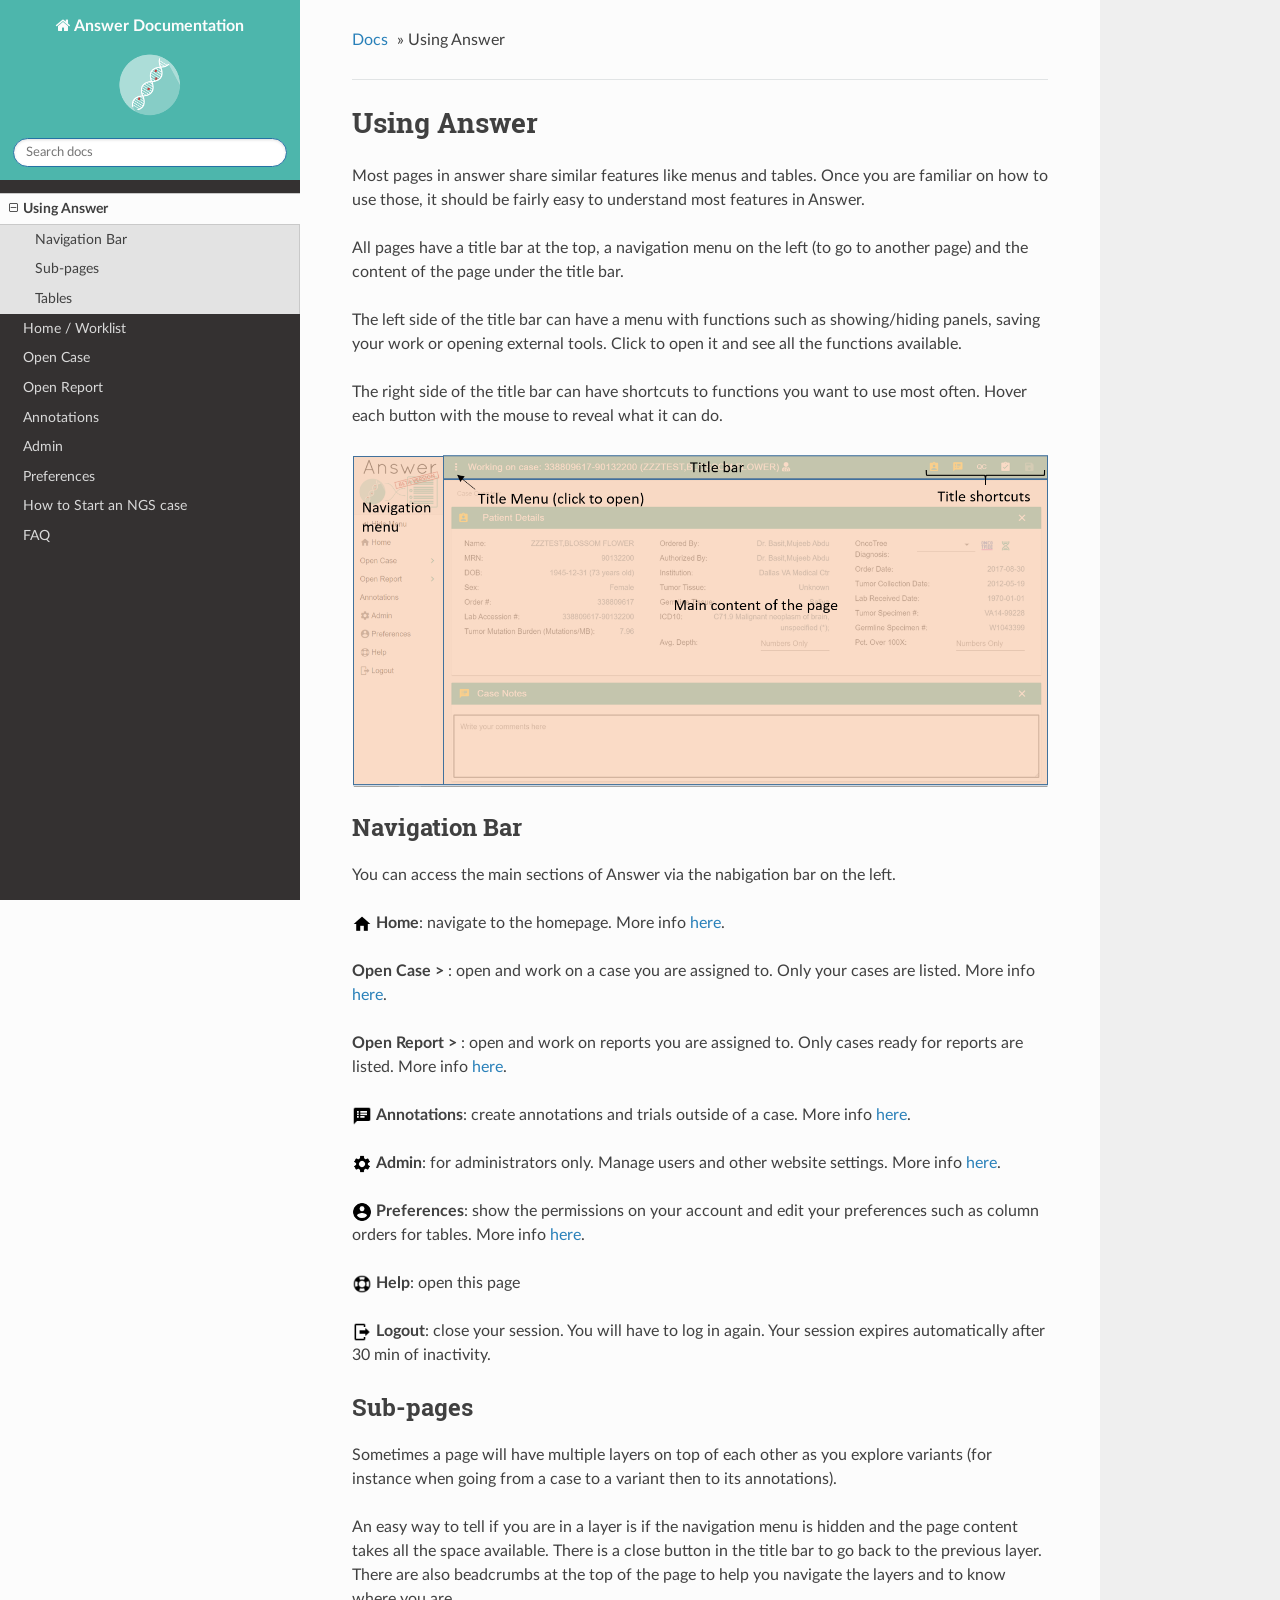
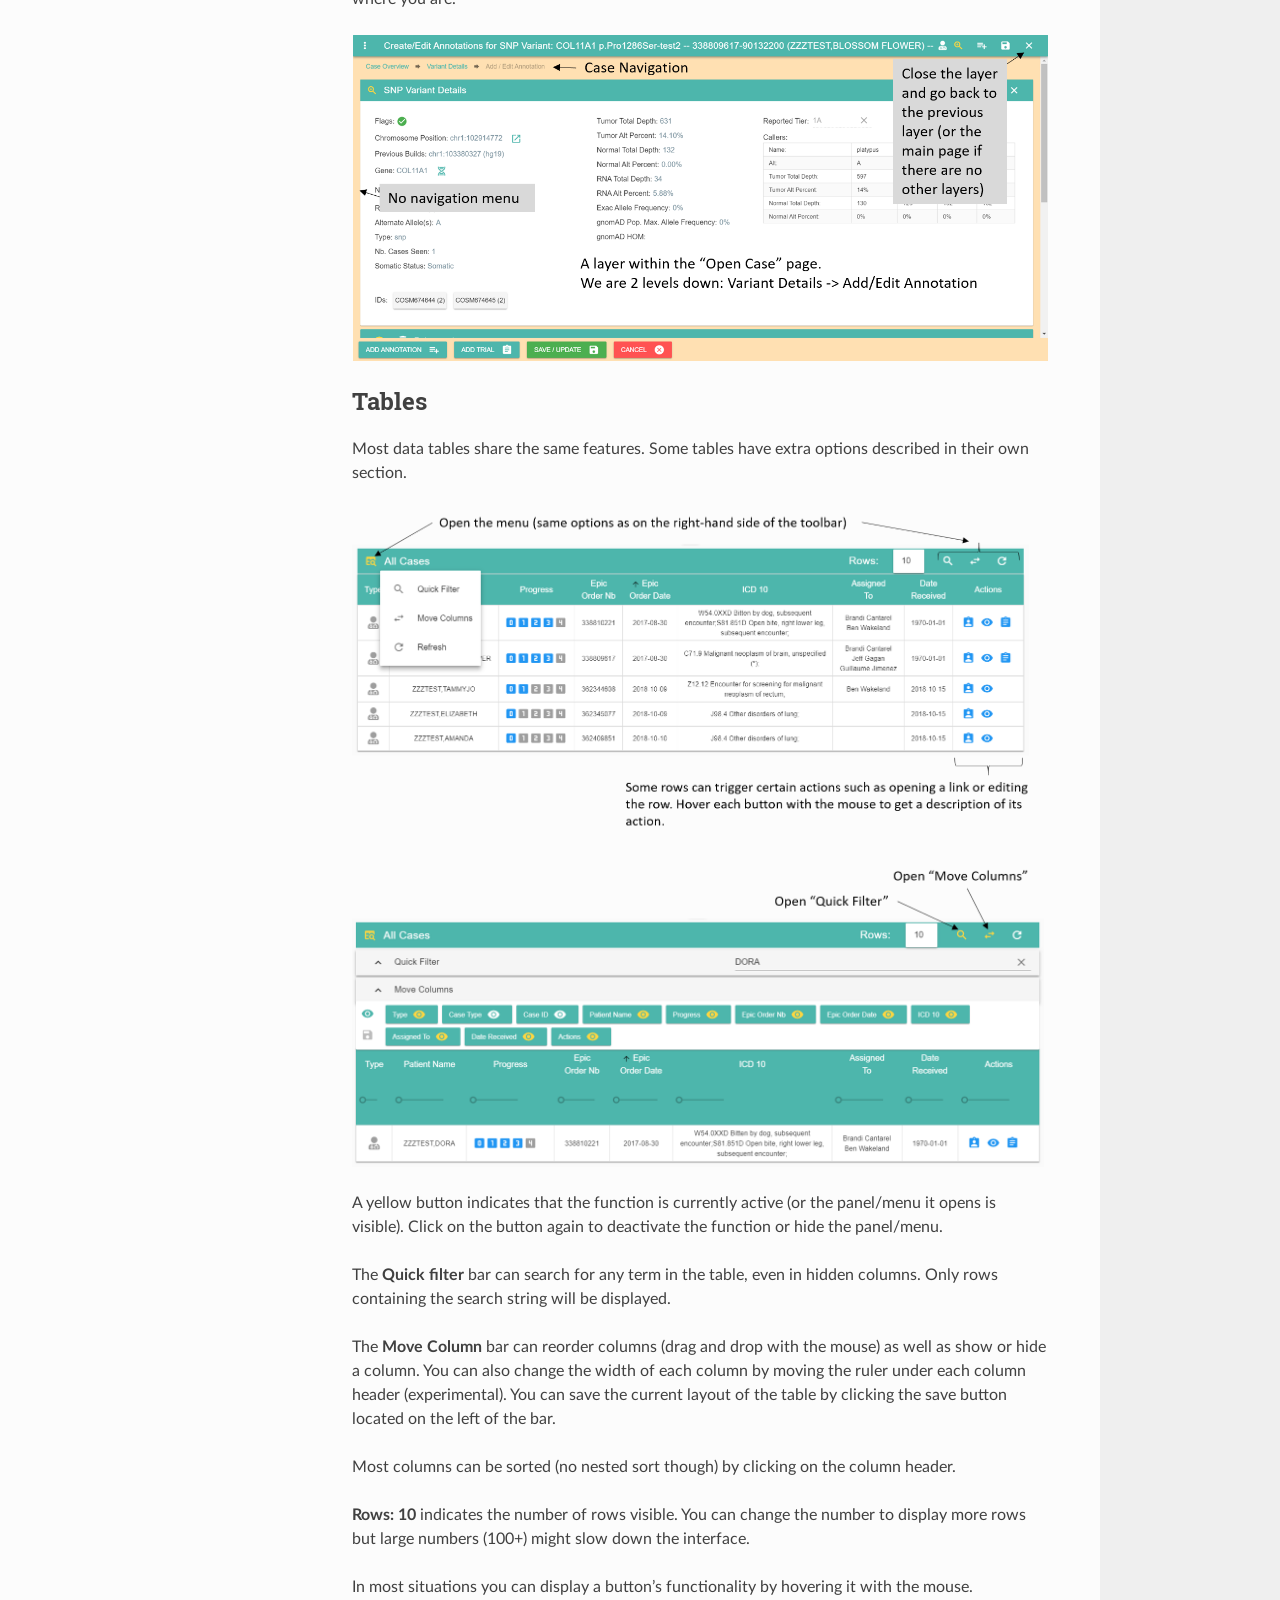
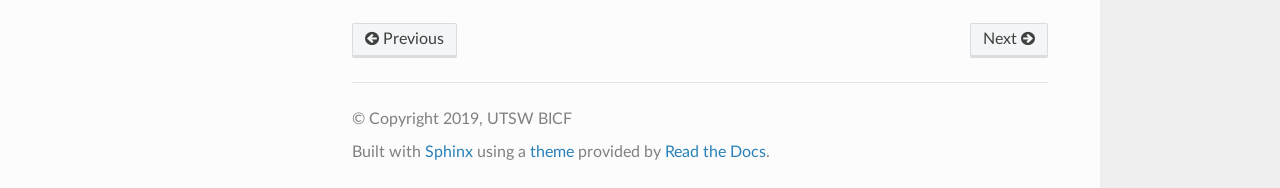
<file: dir_structure/opt/answer/docs/html/features.html>
<!DOCTYPE html>
<!--[if IE 8]><html class="no-js lt-ie9" lang="en" > <![endif]-->
<!--[if gt IE 8]><!--> <html class="no-js" lang="en" > <!--<![endif]-->
<head>
  <meta charset="utf-8">
  
  <meta name="viewport" content="width=device-width, initial-scale=1.0">
  
  <title>Using Answer &mdash; Answer Documentation  documentation</title>
  

  
  
    <link rel="shortcut icon" href="_static/lifebuoy.ico"/>
  
  
  

  

  
  
    

  

  <link rel="stylesheet" href="_static/css/theme.css" type="text/css" />
  <link rel="stylesheet" href="_static/pygments.css" type="text/css" />
  <link rel="stylesheet" href="_static/css/custom.css" type="text/css" />
    <link rel="index" title="Index" href="genindex.html" />
    <link rel="search" title="Search" href="search.html" />
    <link rel="next" title="Home / Worklist" href="homepage.html" />
    <link rel="prev" title="Welcome to Answer’s documentation!" href="index.html" /> 

  
  <script src="_static/js/modernizr.min.js"></script>

</head>

<body class="wy-body-for-nav">

   
  <div class="wy-grid-for-nav">

    
    <nav data-toggle="wy-nav-shift" class="wy-nav-side">
      <div class="wy-side-scroll">
        <div class="wy-side-nav-search">
          

          
            <a href="index.html" class="icon icon-home"> Answer Documentation
          

          
            
            <img src="_static/answer-logo-icon-xsmall.png" class="logo" alt="Logo"/>
          
          </a>

          
            
            
          

          
<div role="search">
  <form id="rtd-search-form" class="wy-form" action="search.html" method="get">
    <input type="text" name="q" placeholder="Search docs" />
    <input type="hidden" name="check_keywords" value="yes" />
    <input type="hidden" name="area" value="default" />
  </form>
</div>

          
        </div>

        <div class="wy-menu wy-menu-vertical" data-spy="affix" role="navigation" aria-label="main navigation">
          
            
            
              
            
            
              <ul class="current">
<li class="toctree-l1 current"><a class="current reference internal" href="#">Using Answer</a><ul>
<li class="toctree-l2"><a class="reference internal" href="#navigation-bar">Navigation Bar</a></li>
<li class="toctree-l2"><a class="reference internal" href="#sub-pages">Sub-pages</a></li>
<li class="toctree-l2"><a class="reference internal" href="#tables">Tables</a></li>
</ul>
</li>
<li class="toctree-l1"><a class="reference internal" href="homepage.html"> Home / Worklist</a></li>
<li class="toctree-l1"><a class="reference internal" href="opencase.html">Open Case</a></li>
<li class="toctree-l1"><a class="reference internal" href="openreport.html">Open Report</a></li>
<li class="toctree-l1"><a class="reference internal" href="annotations.html">Annotations</a></li>
<li class="toctree-l1"><a class="reference internal" href="admin.html"> Admin</a></li>
<li class="toctree-l1"><a class="reference internal" href="preferences.html"> Preferences</a></li>
<li class="toctree-l1"><a class="reference internal" href="howto/start_a_case.html">How to Start an NGS case</a></li>
<li class="toctree-l1"><a class="reference internal" href="faq.html">FAQ</a></li>
</ul>

            
          
        </div>
      </div>
    </nav>

    <section data-toggle="wy-nav-shift" class="wy-nav-content-wrap">

      
      <nav class="wy-nav-top" aria-label="top navigation">
        
          <i data-toggle="wy-nav-top" class="fa fa-bars"></i>
          <a href="index.html">Answer Documentation</a>
        
      </nav>


      <div class="wy-nav-content">
        
        <div class="rst-content">
        
          















<div role="navigation" aria-label="breadcrumbs navigation">

  <ul class="wy-breadcrumbs">
    
      <li><a href="index.html">Docs</a> &raquo;</li>
        
      <li>Using Answer</li>
    
    
      <li class="wy-breadcrumbs-aside">
        
            
        
      </li>
    
  </ul>

  
  <hr/>
</div>
          <div role="main" class="document" itemscope="itemscope" itemtype="http://schema.org/Article">
           <div itemprop="articleBody">
            
  <div class="section" id="using-answer">
<h1>Using Answer<a class="headerlink" href="#using-answer" title="Permalink to this headline">¶</a></h1>
<p>Most pages in answer share similar features like menus and tables.
Once you are familiar on how to use those, it should be fairly easy to understand most features in Answer.</p>
<p>All pages have a title bar at the top, a navigation menu on the left (to go to another page) and the content of the page under the title bar.</p>
<p>The left side of the title bar can have a menu with functions such as showing/hiding panels, saving your work or opening external tools.
Click to open it and see all the functions available.</p>
<p>The right side of the title bar can have shortcuts to functions you want to use most often. Hover each button with the mouse to reveal what it can do.</p>
<img alt="_images/general_page.png" src="_images/general_page.png" />
<div class="section" id="navigation-bar">
<h2>Navigation Bar<a class="headerlink" href="#navigation-bar" title="Permalink to this headline">¶</a></h2>
<p>You can access the main sections of Answer via the nabigation bar on the left.</p>
<p><a class="reference internal" href="_images/baseline_home_black_18dp.png"><img alt="homeIcon" src="_images/baseline_home_black_18dp.png" style="width: 20px;" /></a> <strong>Home</strong>: navigate to the homepage. More info <a class="reference internal" href="homepage.html#homepage"><span class="std std-ref">here</span></a>.</p>
<p><strong>Open Case &gt;</strong> : open and work on a case you are assigned to.
Only your cases are listed.
More info <a class="reference internal" href="opencase.html#opencase"><span class="std std-ref">here</span></a>.</p>
<p><strong>Open Report &gt;</strong> : open and work on reports you are assigned to.
Only cases ready for reports are listed.
More info <a class="reference internal" href="openreport.html#openreport"><span class="std std-ref">here</span></a>.</p>
<p><a class="reference internal" href="_images/message-bulleted.png"><img alt="annotations" src="_images/message-bulleted.png" style="width: 20px;" /></a> <strong>Annotations</strong>: create annotations and trials outside of a case. More info <a class="reference internal" href="annotations.html#annotations"><span class="std std-ref">here</span></a>.</p>
<p><a class="reference internal" href="_images/baseline_settings_black_18dp.png"><img alt="adminIcon" src="_images/baseline_settings_black_18dp.png" style="width: 20px;" /></a> <strong>Admin</strong>: for administrators only. Manage users and other website settings. More info <a class="reference internal" href="admin.html#admin"><span class="std std-ref">here</span></a>.</p>
<p><a class="reference internal" href="_images/baseline_account_circle_black_18dp.png"><img alt="preferencesIcon" src="_images/baseline_account_circle_black_18dp.png" style="width: 20px;" /></a> <strong>Preferences</strong>: show the permissions on your account and edit your preferences
such as column orders for tables. More info <a class="reference internal" href="preferences.html#preferences"><span class="std std-ref">here</span></a>.</p>
<p><a class="reference internal" href="_images/lifebuoy.png"><img alt="help" src="_images/lifebuoy.png" style="width: 20px;" /></a> <strong>Help</strong>: open this page</p>
<p><a class="reference internal" href="_images/logout.png"><img alt="logout" src="_images/logout.png" style="width: 20px;" /></a> <strong>Logout</strong>: close your session.
You will have to log in again.
Your session expires automatically after 30 min of inactivity.</p>
</div>
<div class="section" id="sub-pages">
<h2>Sub-pages<a class="headerlink" href="#sub-pages" title="Permalink to this headline">¶</a></h2>
<p>Sometimes a page will have multiple layers on top of each other as you explore variants
(for instance when going from a case to a variant then to its annotations).</p>
<p>An easy way to tell if you are in a layer is if the navigation menu is hidden
and the page content takes all the space available.
There is a close button in the title bar to go back to the previous layer.
There are also beadcrumbs at the top of the page to help you navigate the layers and to know where you are.</p>
<img alt="_images/general_dialog.png" src="_images/general_dialog.png" />
</div>
<div class="section" id="tables">
<h2>Tables<a class="headerlink" href="#tables" title="Permalink to this headline">¶</a></h2>
<p>Most data tables share the same features. Some tables have extra options described in their own section.</p>
<img alt="_images/general_table_menu.PNG" src="_images/general_table_menu.PNG" />
<img alt="_images/general_table_menu_buttons.PNG" src="_images/general_table_menu_buttons.PNG" />
<p>A yellow button indicates that the function is currently active (or the panel/menu it opens is visible). Click on the button again to deactivate the function or hide the panel/menu.</p>
<p>The <strong>Quick filter</strong> bar can search for any term in the table, even in hidden columns. Only rows containing the search string will be displayed.</p>
<p>The <strong>Move Column</strong> bar can reorder columns (drag and drop with the mouse) as well as show or hide a column. You can also change the width of each column by moving the ruler under each column header (experimental).
You can save the current layout of the table by clicking the save button located on the left of the bar.</p>
<p>Most columns can be sorted (no nested sort though) by clicking on the column header.</p>
<p><strong>Rows: 10</strong> indicates the number of rows visible. You can change the number to display more rows but large numbers (100+) might slow down the interface.</p>
<p>In most situations you can display a button’s functionality by hovering it with the mouse.</p>
</div>
</div>


           </div>
           
          </div>
          <footer>
  
    <div class="rst-footer-buttons" role="navigation" aria-label="footer navigation">
      
        <a href="homepage.html" class="btn btn-neutral float-right" title="Home / Worklist" accesskey="n" rel="next">Next <span class="fa fa-arrow-circle-right"></span></a>
      
      
        <a href="index.html" class="btn btn-neutral" title="Welcome to Answer’s documentation!" accesskey="p" rel="prev"><span class="fa fa-arrow-circle-left"></span> Previous</a>
      
    </div>
  

  <hr/>

  <div role="contentinfo">
    <p>
        &copy; Copyright 2019, UTSW BICF

    </p>
  </div>
  Built with <a href="http://sphinx-doc.org/">Sphinx</a> using a <a href="https://github.com/rtfd/sphinx_rtd_theme">theme</a> provided by <a href="https://readthedocs.org">Read the Docs</a>. 

</footer>

        </div>
      </div>

    </section>

  </div>
  


  

    
    
      <script type="text/javascript" id="documentation_options" data-url_root="./" src="_static/documentation_options.js"></script>
        <script type="text/javascript" src="_static/jquery.js"></script>
        <script type="text/javascript" src="_static/underscore.js"></script>
        <script type="text/javascript" src="_static/doctools.js"></script>
        <script type="text/javascript" src="_static/language_data.js"></script>
    

  

  <script type="text/javascript" src="_static/js/theme.js"></script>

  <script type="text/javascript">
      jQuery(function () {
          SphinxRtdTheme.Navigation.enable(true);
      });
  </script> 

</body>
</html>
</file>
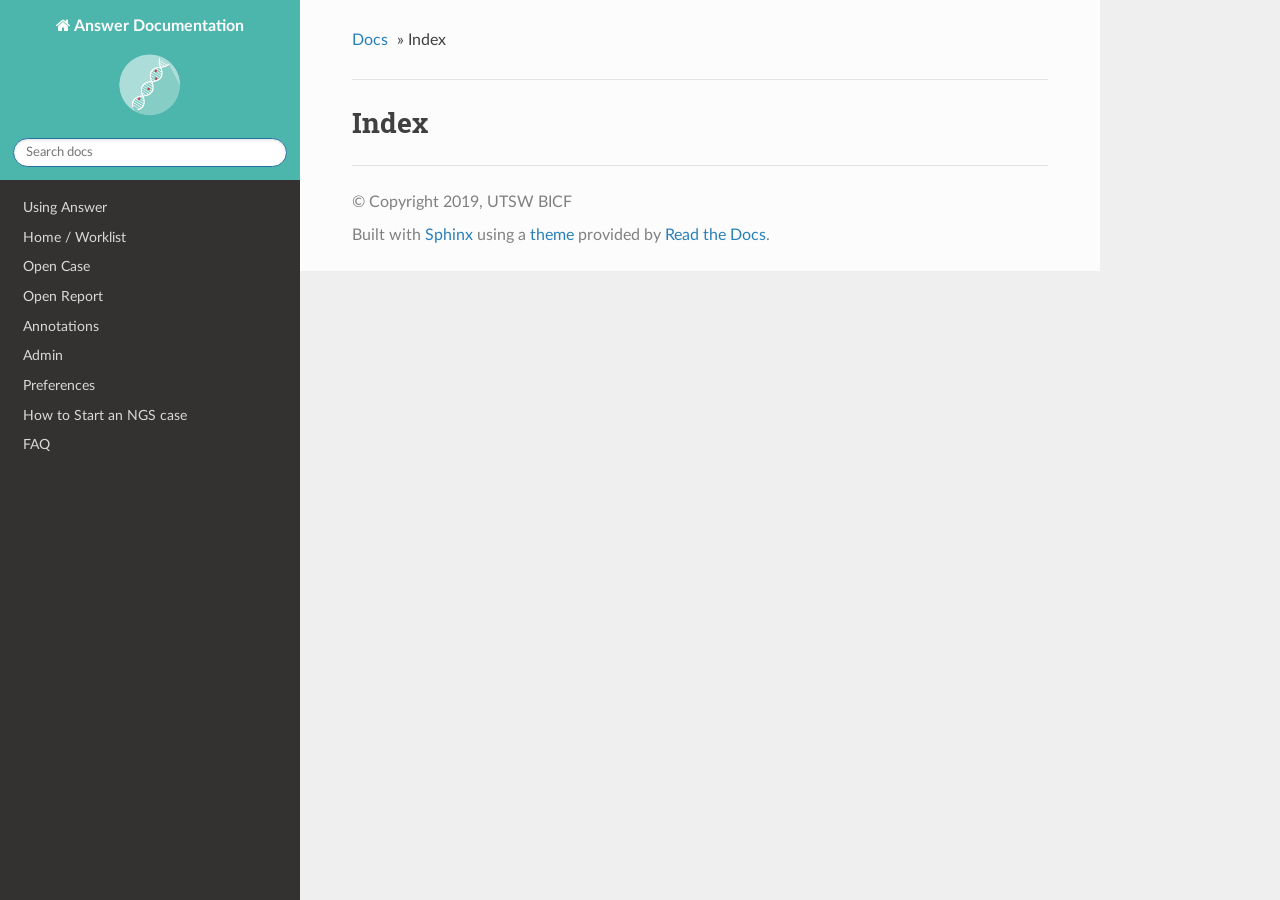
<file: dir_structure/opt/answer/docs/html/genindex.html>
<!DOCTYPE html>
<!--[if IE 8]><html class="no-js lt-ie9" lang="en" > <![endif]-->
<!--[if gt IE 8]><!--> <html class="no-js" lang="en" > <!--<![endif]-->
<head>
  <meta charset="utf-8">
  
  <meta name="viewport" content="width=device-width, initial-scale=1.0">
  
  <title>Index &mdash; Answer Documentation  documentation</title>
  

  
  
    <link rel="shortcut icon" href="_static/lifebuoy.ico"/>
  
  
  

  

  
  
    

  

  <link rel="stylesheet" href="_static/css/theme.css" type="text/css" />
  <link rel="stylesheet" href="_static/pygments.css" type="text/css" />
  <link rel="stylesheet" href="_static/css/custom.css" type="text/css" />
    <link rel="index" title="Index" href="#" />
    <link rel="search" title="Search" href="search.html" /> 

  
  <script src="_static/js/modernizr.min.js"></script>

</head>

<body class="wy-body-for-nav">

   
  <div class="wy-grid-for-nav">

    
    <nav data-toggle="wy-nav-shift" class="wy-nav-side">
      <div class="wy-side-scroll">
        <div class="wy-side-nav-search">
          

          
            <a href="index.html" class="icon icon-home"> Answer Documentation
          

          
            
            <img src="_static/answer-logo-icon-xsmall.png" class="logo" alt="Logo"/>
          
          </a>

          
            
            
          

          
<div role="search">
  <form id="rtd-search-form" class="wy-form" action="search.html" method="get">
    <input type="text" name="q" placeholder="Search docs" />
    <input type="hidden" name="check_keywords" value="yes" />
    <input type="hidden" name="area" value="default" />
  </form>
</div>

          
        </div>

        <div class="wy-menu wy-menu-vertical" data-spy="affix" role="navigation" aria-label="main navigation">
          
            
            
              
            
            
              <ul>
<li class="toctree-l1"><a class="reference internal" href="features.html">Using Answer</a></li>
<li class="toctree-l1"><a class="reference internal" href="homepage.html"> Home / Worklist</a></li>
<li class="toctree-l1"><a class="reference internal" href="opencase.html">Open Case</a></li>
<li class="toctree-l1"><a class="reference internal" href="openreport.html">Open Report</a></li>
<li class="toctree-l1"><a class="reference internal" href="annotations.html">Annotations</a></li>
<li class="toctree-l1"><a class="reference internal" href="admin.html"> Admin</a></li>
<li class="toctree-l1"><a class="reference internal" href="preferences.html"> Preferences</a></li>
<li class="toctree-l1"><a class="reference internal" href="howto/start_a_case.html">How to Start an NGS case</a></li>
<li class="toctree-l1"><a class="reference internal" href="faq.html">FAQ</a></li>
</ul>

            
          
        </div>
      </div>
    </nav>

    <section data-toggle="wy-nav-shift" class="wy-nav-content-wrap">

      
      <nav class="wy-nav-top" aria-label="top navigation">
        
          <i data-toggle="wy-nav-top" class="fa fa-bars"></i>
          <a href="index.html">Answer Documentation</a>
        
      </nav>


      <div class="wy-nav-content">
        
        <div class="rst-content">
        
          















<div role="navigation" aria-label="breadcrumbs navigation">

  <ul class="wy-breadcrumbs">
    
      <li><a href="index.html">Docs</a> &raquo;</li>
        
      <li>Index</li>
    
    
      <li class="wy-breadcrumbs-aside">
        
            
        
      </li>
    
  </ul>

  
  <hr/>
</div>
          <div role="main" class="document" itemscope="itemscope" itemtype="http://schema.org/Article">
           <div itemprop="articleBody">
            

<h1 id="index">Index</h1>

<div class="genindex-jumpbox">
 
</div>


           </div>
           
          </div>
          <footer>
  

  <hr/>

  <div role="contentinfo">
    <p>
        &copy; Copyright 2019, UTSW BICF

    </p>
  </div>
  Built with <a href="http://sphinx-doc.org/">Sphinx</a> using a <a href="https://github.com/rtfd/sphinx_rtd_theme">theme</a> provided by <a href="https://readthedocs.org">Read the Docs</a>. 

</footer>

        </div>
      </div>

    </section>

  </div>
  


  

    
    
      <script type="text/javascript" id="documentation_options" data-url_root="./" src="_static/documentation_options.js"></script>
        <script type="text/javascript" src="_static/jquery.js"></script>
        <script type="text/javascript" src="_static/underscore.js"></script>
        <script type="text/javascript" src="_static/doctools.js"></script>
        <script type="text/javascript" src="_static/language_data.js"></script>
    

  

  <script type="text/javascript" src="_static/js/theme.js"></script>

  <script type="text/javascript">
      jQuery(function () {
          SphinxRtdTheme.Navigation.enable(true);
      });
  </script> 

</body>
</html>
</file>
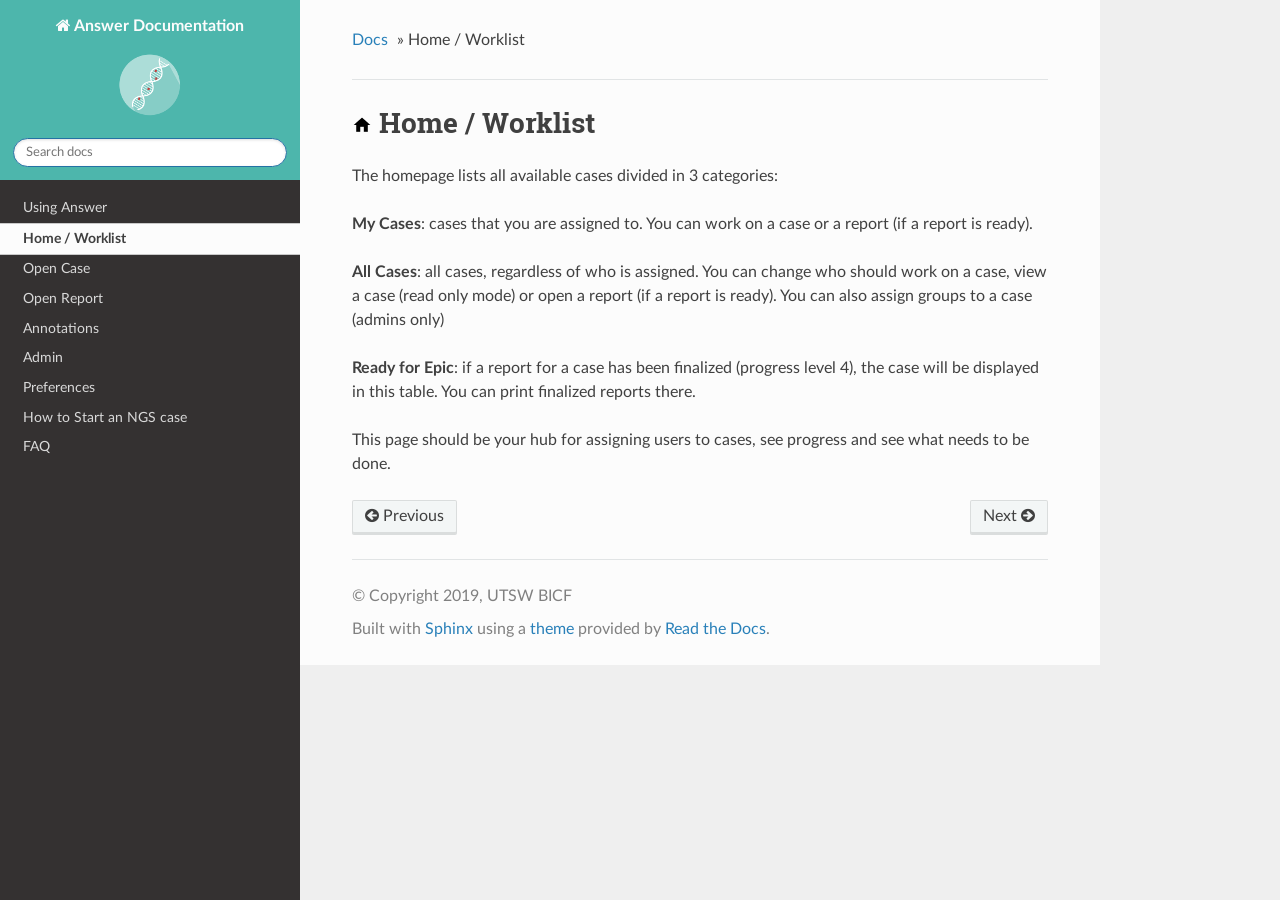
<file: dir_structure/opt/answer/docs/html/homepage.html>
<!DOCTYPE html>
<!--[if IE 8]><html class="no-js lt-ie9" lang="en" > <![endif]-->
<!--[if gt IE 8]><!--> <html class="no-js" lang="en" > <!--<![endif]-->
<head>
  <meta charset="utf-8">
  
  <meta name="viewport" content="width=device-width, initial-scale=1.0">
  
  <title>Home / Worklist &mdash; Answer Documentation  documentation</title>
  

  
  
    <link rel="shortcut icon" href="_static/lifebuoy.ico"/>
  
  
  

  

  
  
    

  

  <link rel="stylesheet" href="_static/css/theme.css" type="text/css" />
  <link rel="stylesheet" href="_static/pygments.css" type="text/css" />
  <link rel="stylesheet" href="_static/css/custom.css" type="text/css" />
    <link rel="index" title="Index" href="genindex.html" />
    <link rel="search" title="Search" href="search.html" />
    <link rel="next" title="Open Case" href="opencase.html" />
    <link rel="prev" title="Using Answer" href="features.html" /> 

  
  <script src="_static/js/modernizr.min.js"></script>

</head>

<body class="wy-body-for-nav">

   
  <div class="wy-grid-for-nav">

    
    <nav data-toggle="wy-nav-shift" class="wy-nav-side">
      <div class="wy-side-scroll">
        <div class="wy-side-nav-search">
          

          
            <a href="index.html" class="icon icon-home"> Answer Documentation
          

          
            
            <img src="_static/answer-logo-icon-xsmall.png" class="logo" alt="Logo"/>
          
          </a>

          
            
            
          

          
<div role="search">
  <form id="rtd-search-form" class="wy-form" action="search.html" method="get">
    <input type="text" name="q" placeholder="Search docs" />
    <input type="hidden" name="check_keywords" value="yes" />
    <input type="hidden" name="area" value="default" />
  </form>
</div>

          
        </div>

        <div class="wy-menu wy-menu-vertical" data-spy="affix" role="navigation" aria-label="main navigation">
          
            
            
              
            
            
              <ul class="current">
<li class="toctree-l1"><a class="reference internal" href="features.html">Using Answer</a></li>
<li class="toctree-l1 current"><a class="current reference internal" href="#"> Home / Worklist</a></li>
<li class="toctree-l1"><a class="reference internal" href="opencase.html">Open Case</a></li>
<li class="toctree-l1"><a class="reference internal" href="openreport.html">Open Report</a></li>
<li class="toctree-l1"><a class="reference internal" href="annotations.html">Annotations</a></li>
<li class="toctree-l1"><a class="reference internal" href="admin.html"> Admin</a></li>
<li class="toctree-l1"><a class="reference internal" href="preferences.html"> Preferences</a></li>
<li class="toctree-l1"><a class="reference internal" href="howto/start_a_case.html">How to Start an NGS case</a></li>
<li class="toctree-l1"><a class="reference internal" href="faq.html">FAQ</a></li>
</ul>

            
          
        </div>
      </div>
    </nav>

    <section data-toggle="wy-nav-shift" class="wy-nav-content-wrap">

      
      <nav class="wy-nav-top" aria-label="top navigation">
        
          <i data-toggle="wy-nav-top" class="fa fa-bars"></i>
          <a href="index.html">Answer Documentation</a>
        
      </nav>


      <div class="wy-nav-content">
        
        <div class="rst-content">
        
          















<div role="navigation" aria-label="breadcrumbs navigation">

  <ul class="wy-breadcrumbs">
    
      <li><a href="index.html">Docs</a> &raquo;</li>
        
      <li> Home / Worklist</li>
    
    
      <li class="wy-breadcrumbs-aside">
        
            
        
      </li>
    
  </ul>

  
  <hr/>
</div>
          <div role="main" class="document" itemscope="itemscope" itemtype="http://schema.org/Article">
           <div itemprop="articleBody">
            
  <div class="section" id="homeicon-home-worklist">
<span id="homepage"></span><h1><a class="reference internal" href="_images/baseline_home_black_18dp.png"><img alt="homeIcon" src="_images/baseline_home_black_18dp.png" style="width: 20px;" /></a> Home / Worklist<a class="headerlink" href="#homeicon-home-worklist" title="Permalink to this headline">¶</a></h1>
<p>The homepage lists all available cases divided in 3 categories:</p>
<p><strong>My Cases</strong>: cases that you are assigned to. You can work on a case or a report (if a report is ready).</p>
<p><strong>All Cases</strong>: all cases, regardless of who is assigned. You can change who should work on a case, view a case (read only mode) or open a report (if a report is ready).
You can also assign groups to a case (admins only)</p>
<p><strong>Ready for Epic</strong>: if a report for a case has been finalized (progress level 4), the case will be displayed in this table. You can print finalized reports there.</p>
<p>This page should be your hub for assigning users to cases, see progress and see what needs to be done.</p>
</div>


           </div>
           
          </div>
          <footer>
  
    <div class="rst-footer-buttons" role="navigation" aria-label="footer navigation">
      
        <a href="opencase.html" class="btn btn-neutral float-right" title="Open Case" accesskey="n" rel="next">Next <span class="fa fa-arrow-circle-right"></span></a>
      
      
        <a href="features.html" class="btn btn-neutral" title="Using Answer" accesskey="p" rel="prev"><span class="fa fa-arrow-circle-left"></span> Previous</a>
      
    </div>
  

  <hr/>

  <div role="contentinfo">
    <p>
        &copy; Copyright 2019, UTSW BICF

    </p>
  </div>
  Built with <a href="http://sphinx-doc.org/">Sphinx</a> using a <a href="https://github.com/rtfd/sphinx_rtd_theme">theme</a> provided by <a href="https://readthedocs.org">Read the Docs</a>. 

</footer>

        </div>
      </div>

    </section>

  </div>
  


  

    
    
      <script type="text/javascript" id="documentation_options" data-url_root="./" src="_static/documentation_options.js"></script>
        <script type="text/javascript" src="_static/jquery.js"></script>
        <script type="text/javascript" src="_static/underscore.js"></script>
        <script type="text/javascript" src="_static/doctools.js"></script>
        <script type="text/javascript" src="_static/language_data.js"></script>
    

  

  <script type="text/javascript" src="_static/js/theme.js"></script>

  <script type="text/javascript">
      jQuery(function () {
          SphinxRtdTheme.Navigation.enable(true);
      });
  </script> 

</body>
</html>
</file>
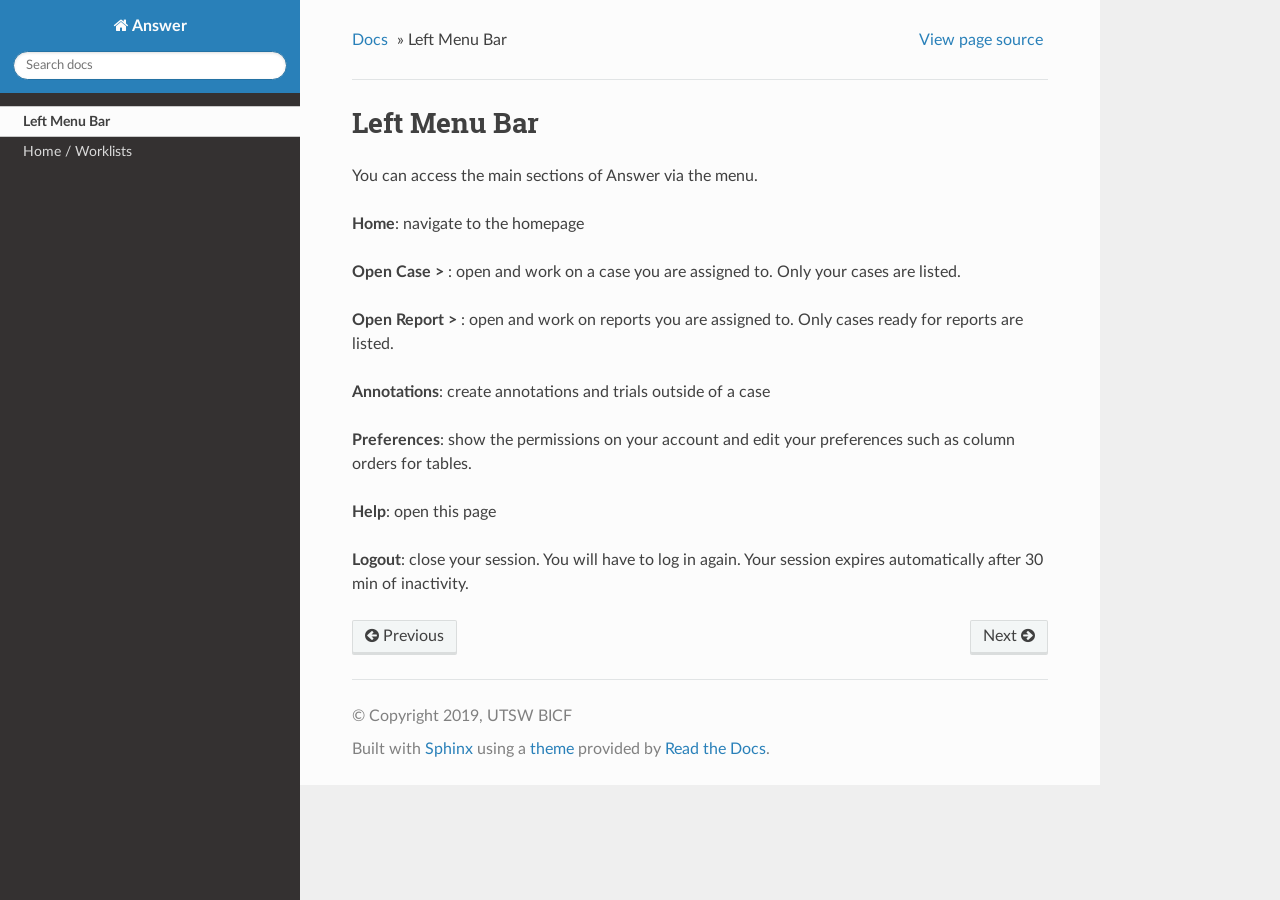
<file: dir_structure/opt/answer/docs/html/navigation.html>
<!DOCTYPE html>
<!--[if IE 8]><html class="no-js lt-ie9" lang="en" > <![endif]-->
<!--[if gt IE 8]><!--> <html class="no-js" lang="en" > <!--<![endif]-->
<head>
  <meta charset="utf-8">
  
  <meta name="viewport" content="width=device-width, initial-scale=1.0">
  
  <title>Left Menu Bar &mdash; Answer  documentation</title>
  

  
  
  
  

  

  
  
    

  

  <link rel="stylesheet" href="_static/css/theme.css" type="text/css" />
  <link rel="stylesheet" href="_static/pygments.css" type="text/css" />
    <link rel="index" title="Index" href="genindex.html" />
    <link rel="search" title="Search" href="search.html" />
    <link rel="next" title="Home / Worklists" href="homepage.html" />
    <link rel="prev" title="Welcome to Answer’s documentation!" href="index.html" /> 

  
  <script src="_static/js/modernizr.min.js"></script>

</head>

<body class="wy-body-for-nav">

   
  <div class="wy-grid-for-nav">

    
    <nav data-toggle="wy-nav-shift" class="wy-nav-side">
      <div class="wy-side-scroll">
        <div class="wy-side-nav-search">
          

          
            <a href="index.html" class="icon icon-home"> Answer
          

          
          </a>

          
            
            
          

          
<div role="search">
  <form id="rtd-search-form" class="wy-form" action="search.html" method="get">
    <input type="text" name="q" placeholder="Search docs" />
    <input type="hidden" name="check_keywords" value="yes" />
    <input type="hidden" name="area" value="default" />
  </form>
</div>

          
        </div>

        <div class="wy-menu wy-menu-vertical" data-spy="affix" role="navigation" aria-label="main navigation">
          
            
            
              
            
            
              <ul class="current">
<li class="toctree-l1 current"><a class="current reference internal" href="#">Left Menu Bar</a></li>
<li class="toctree-l1"><a class="reference internal" href="homepage.html">Home / Worklists</a></li>
</ul>

            
          
        </div>
      </div>
    </nav>

    <section data-toggle="wy-nav-shift" class="wy-nav-content-wrap">

      
      <nav class="wy-nav-top" aria-label="top navigation">
        
          <i data-toggle="wy-nav-top" class="fa fa-bars"></i>
          <a href="index.html">Answer</a>
        
      </nav>


      <div class="wy-nav-content">
        
        <div class="rst-content">
        
          















<div role="navigation" aria-label="breadcrumbs navigation">

  <ul class="wy-breadcrumbs">
    
      <li><a href="index.html">Docs</a> &raquo;</li>
        
      <li>Left Menu Bar</li>
    
    
      <li class="wy-breadcrumbs-aside">
        
            
            <a href="_sources/navigation.rst.txt" rel="nofollow"> View page source</a>
          
        
      </li>
    
  </ul>

  
  <hr/>
</div>
          <div role="main" class="document" itemscope="itemscope" itemtype="http://schema.org/Article">
           <div itemprop="articleBody">
            
  <div class="section" id="left-menu-bar">
<h1>Left Menu Bar<a class="headerlink" href="#left-menu-bar" title="Permalink to this headline">¶</a></h1>
<p>You can access the main sections of Answer via the menu.</p>
<p><strong>Home</strong>: navigate to the homepage</p>
<p><strong>Open Case &gt;</strong> : open and work on a case you are assigned to. Only your cases are listed.</p>
<p><strong>Open Report &gt;</strong> : open and work on reports you are assigned to. Only cases ready for reports are listed.</p>
<p><strong>Annotations</strong>: create annotations and trials outside of a case</p>
<p><strong>Preferences</strong>: show the permissions on your account and edit your preferences such as column orders for tables.</p>
<p><strong>Help</strong>: open this page</p>
<p><strong>Logout</strong>: close your session. You will have to log in again. Your session expires automatically after 30 min of inactivity.</p>
</div>


           </div>
           
          </div>
          <footer>
  
    <div class="rst-footer-buttons" role="navigation" aria-label="footer navigation">
      
        <a href="homepage.html" class="btn btn-neutral float-right" title="Home / Worklists" accesskey="n" rel="next">Next <span class="fa fa-arrow-circle-right"></span></a>
      
      
        <a href="index.html" class="btn btn-neutral" title="Welcome to Answer’s documentation!" accesskey="p" rel="prev"><span class="fa fa-arrow-circle-left"></span> Previous</a>
      
    </div>
  

  <hr/>

  <div role="contentinfo">
    <p>
        &copy; Copyright 2019, UTSW BICF

    </p>
  </div>
  Built with <a href="http://sphinx-doc.org/">Sphinx</a> using a <a href="https://github.com/rtfd/sphinx_rtd_theme">theme</a> provided by <a href="https://readthedocs.org">Read the Docs</a>. 

</footer>

        </div>
      </div>

    </section>

  </div>
  


  

    
    
      <script type="text/javascript">
          var DOCUMENTATION_OPTIONS = {
              URL_ROOT:'./',
              VERSION:'',
              LANGUAGE:'None',
              COLLAPSE_INDEX:false,
              FILE_SUFFIX:'.html',
              HAS_SOURCE:  true,
              SOURCELINK_SUFFIX: '.txt'
          };
      </script>
        <script type="text/javascript" src="_static/jquery.js"></script>
        <script type="text/javascript" src="_static/underscore.js"></script>
        <script type="text/javascript" src="_static/doctools.js"></script>
    

  

  <script type="text/javascript" src="_static/js/theme.js"></script>

  <script type="text/javascript">
      jQuery(function () {
          SphinxRtdTheme.Navigation.enable(true);
      });
  </script> 

</body>
</html>
</file>
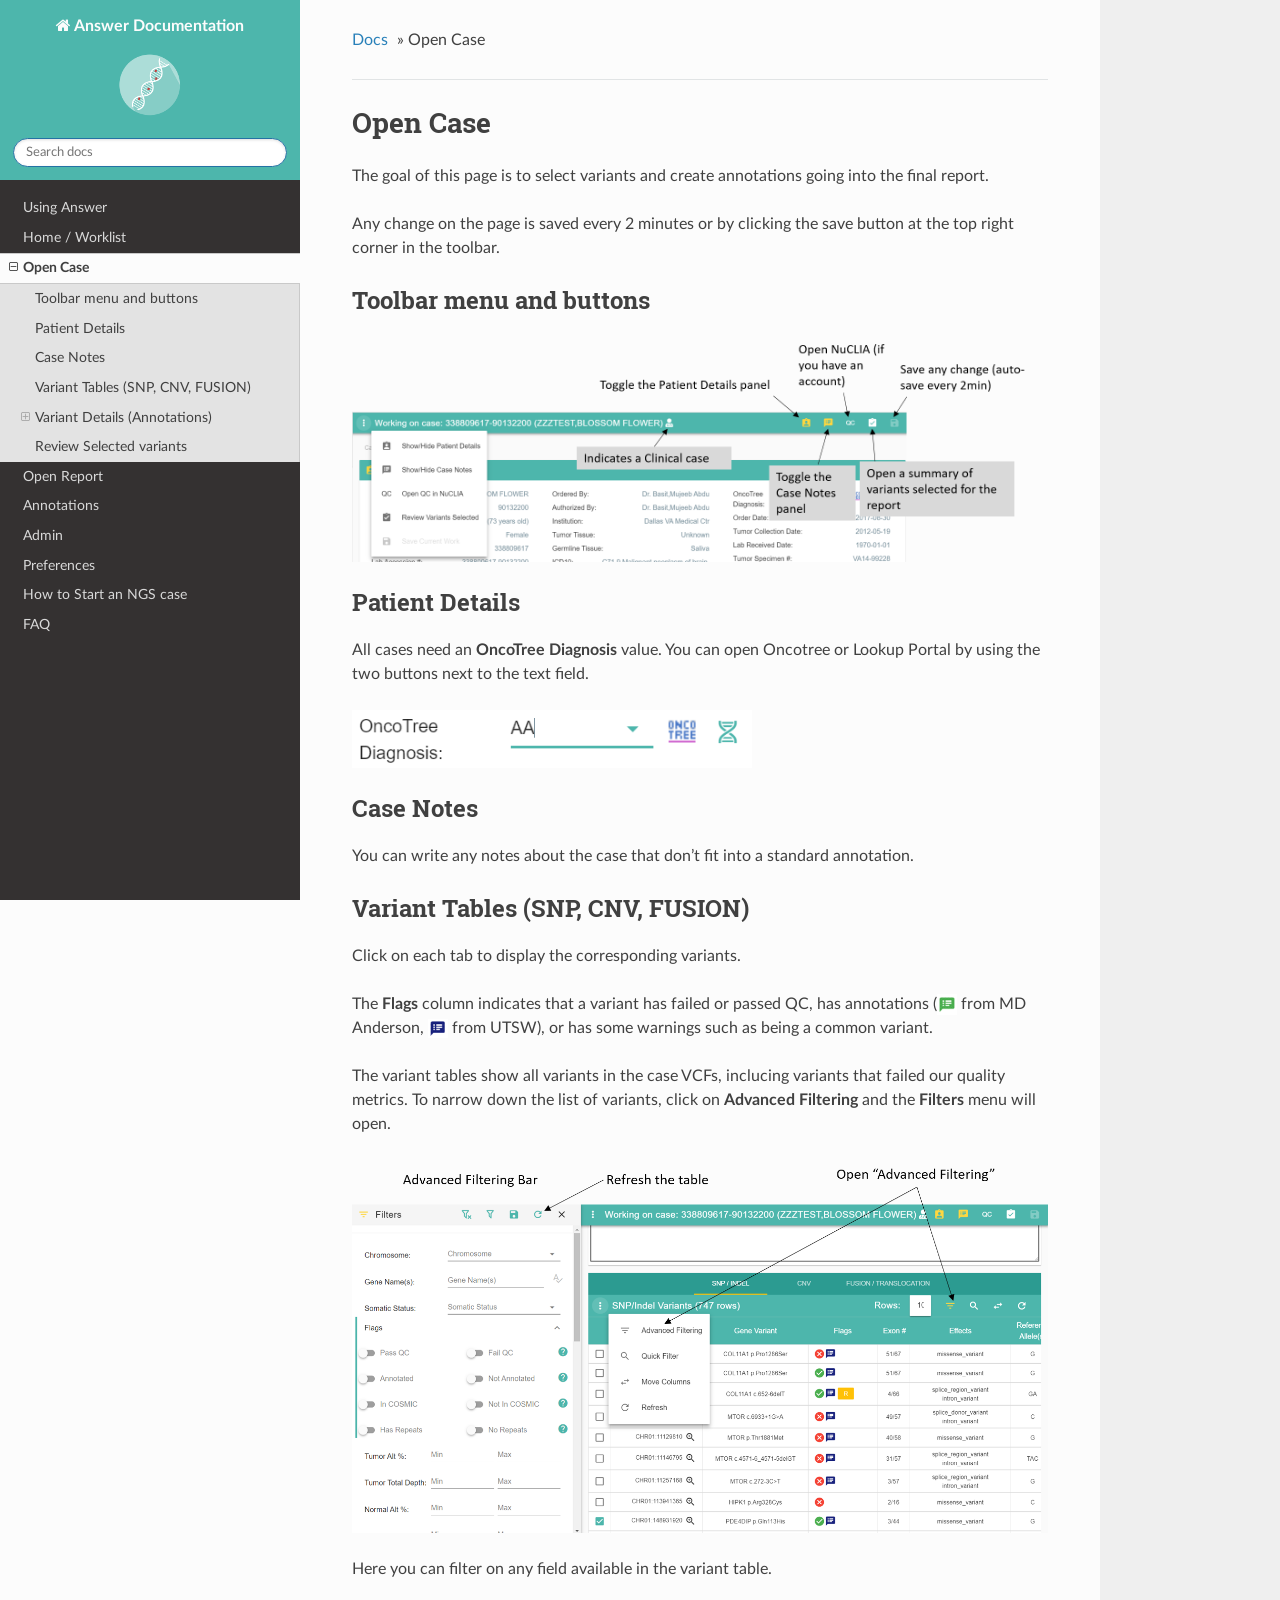
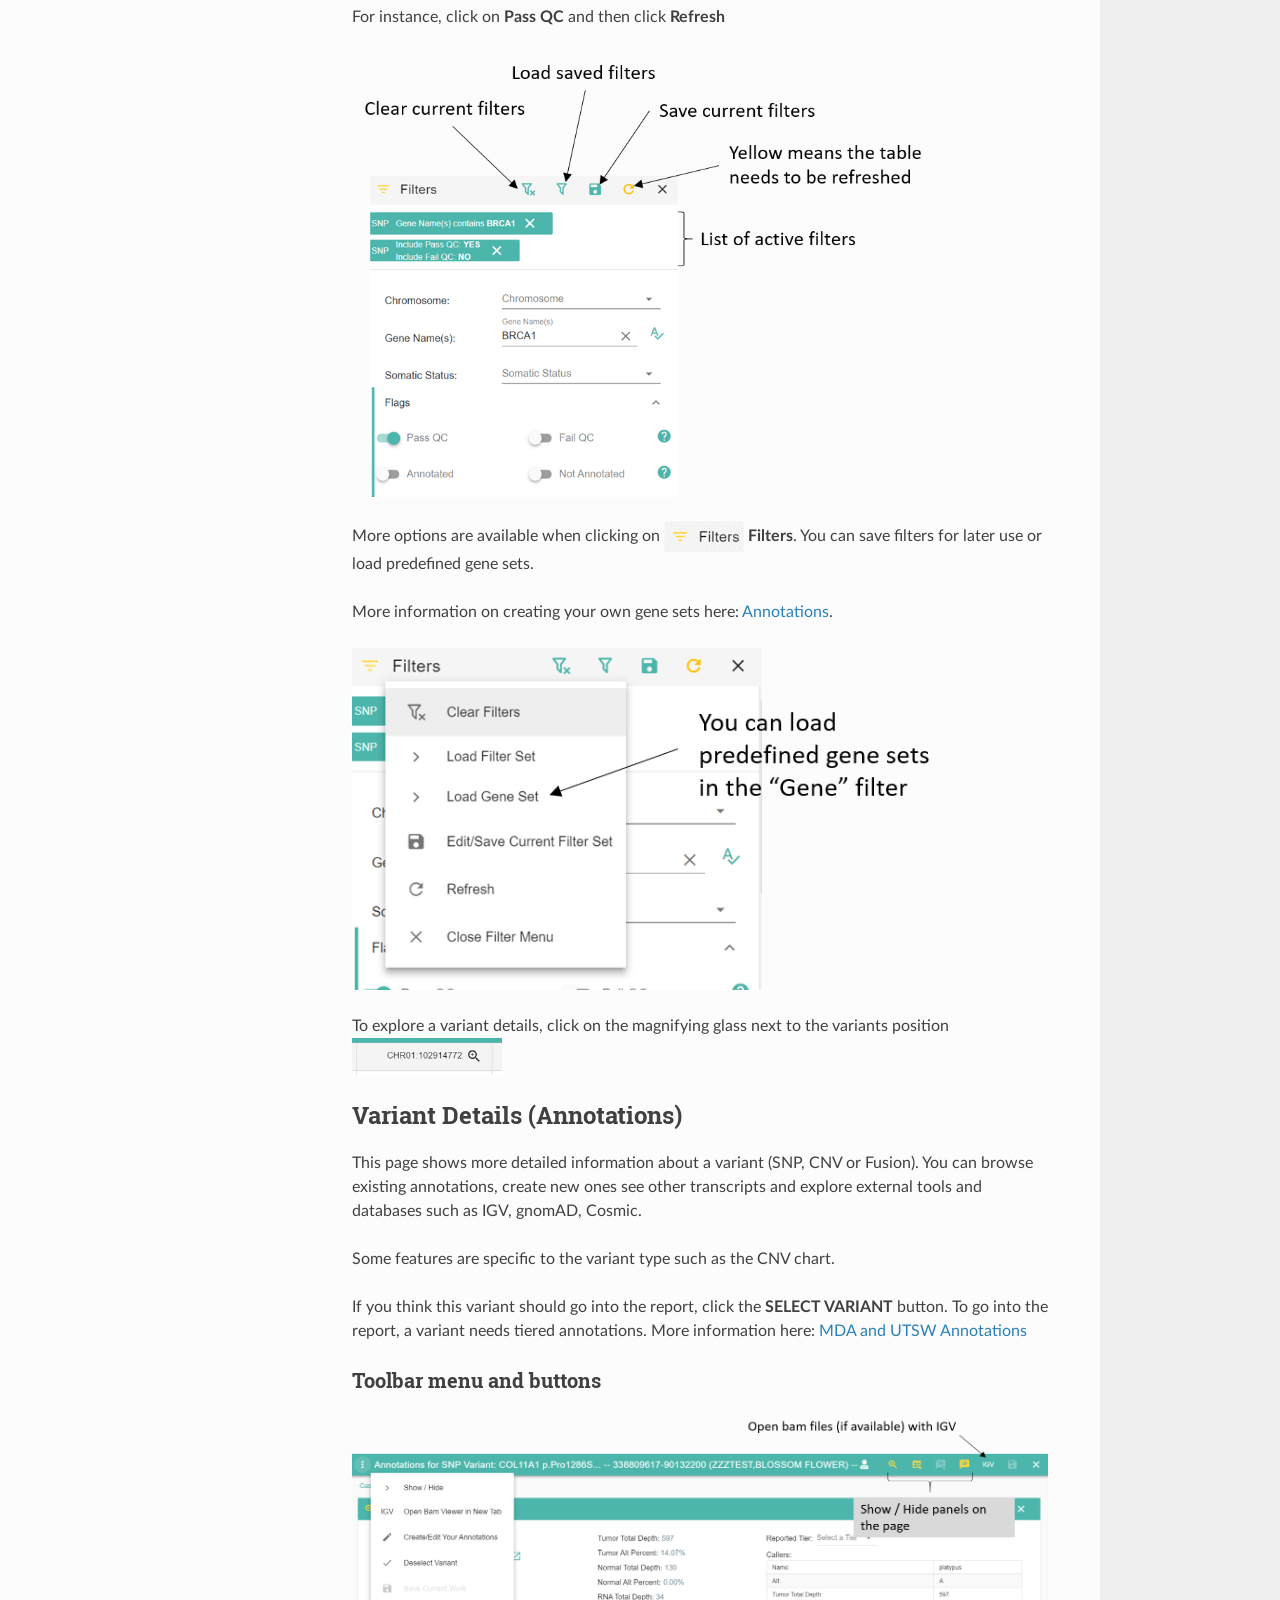
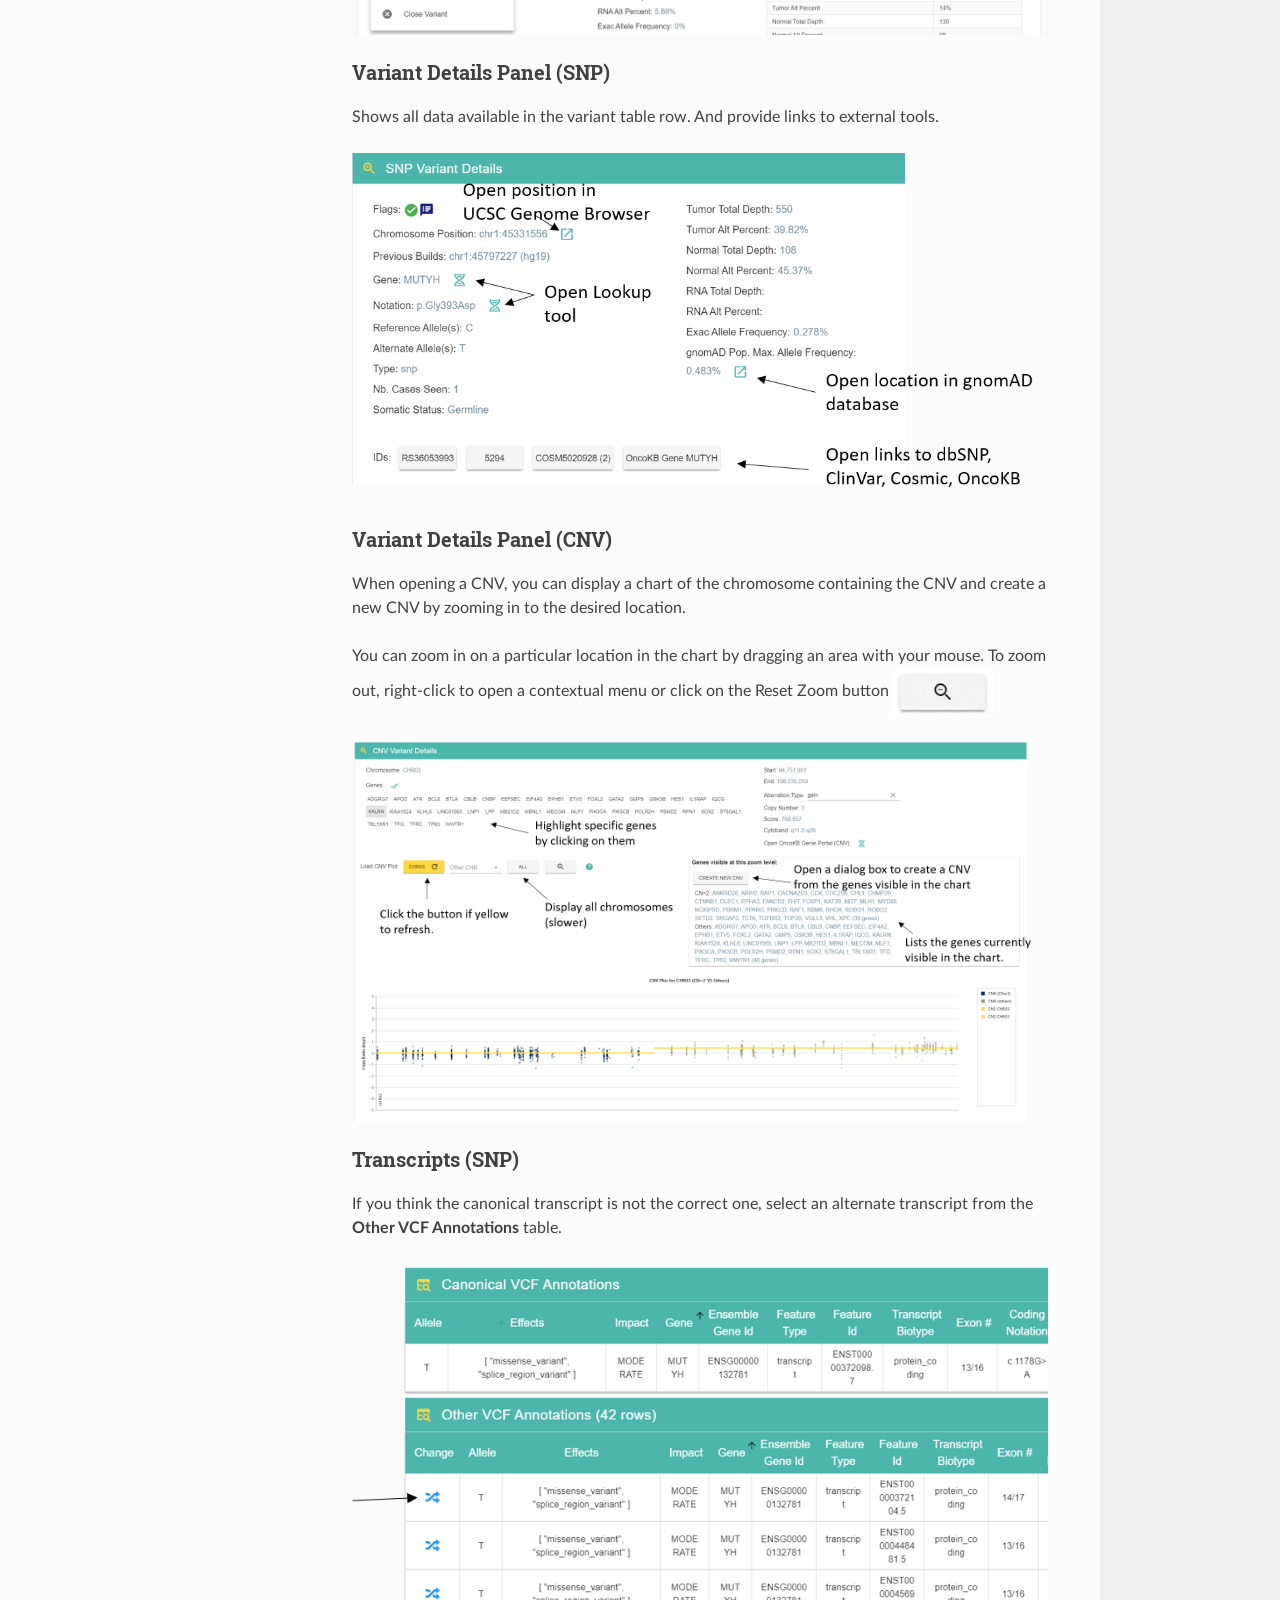
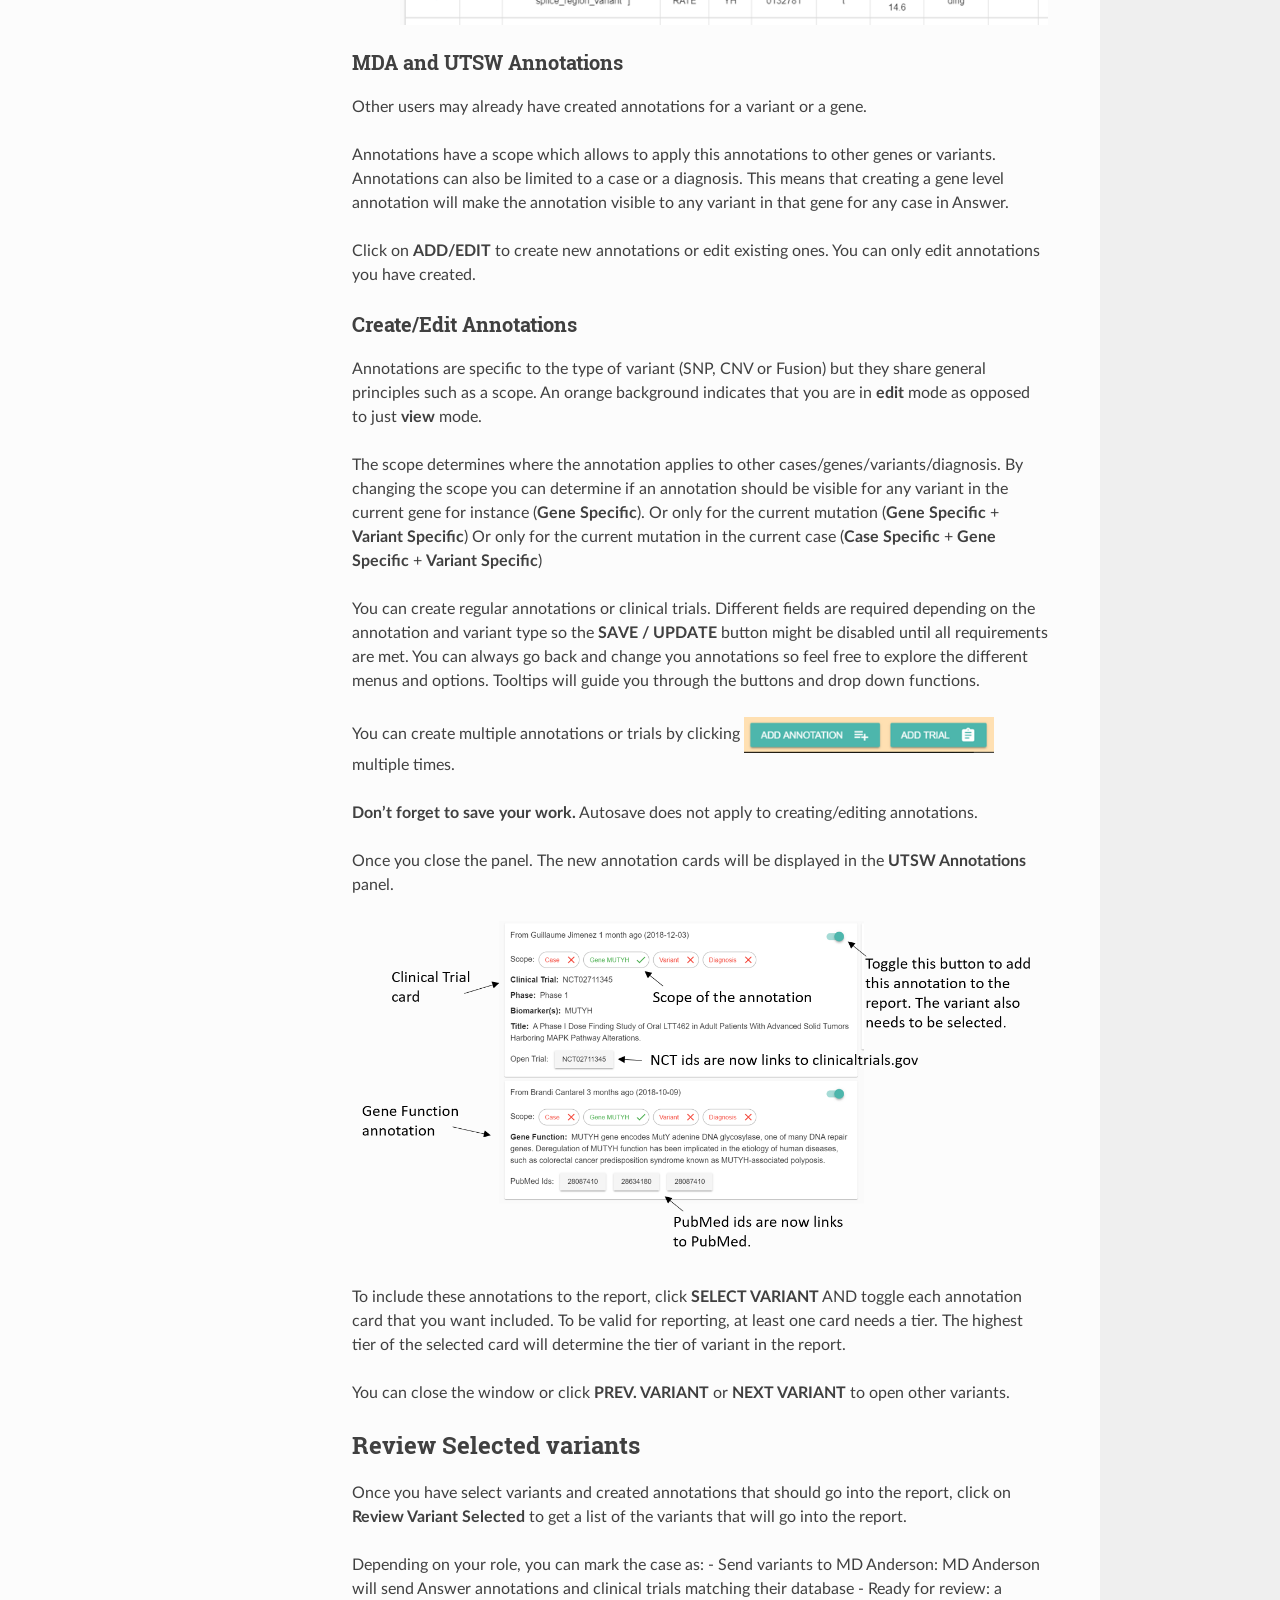
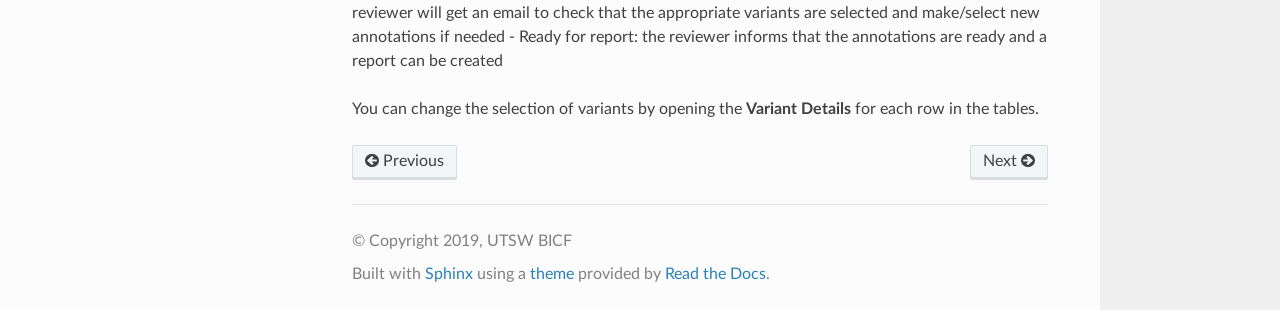
<file: dir_structure/opt/answer/docs/html/opencase.html>
<!DOCTYPE html>
<!--[if IE 8]><html class="no-js lt-ie9" lang="en" > <![endif]-->
<!--[if gt IE 8]><!--> <html class="no-js" lang="en" > <!--<![endif]-->
<head>
  <meta charset="utf-8">
  
  <meta name="viewport" content="width=device-width, initial-scale=1.0">
  
  <title>Open Case &mdash; Answer Documentation  documentation</title>
  

  
  
    <link rel="shortcut icon" href="_static/lifebuoy.ico"/>
  
  
  

  

  
  
    

  

  <link rel="stylesheet" href="_static/css/theme.css" type="text/css" />
  <link rel="stylesheet" href="_static/pygments.css" type="text/css" />
  <link rel="stylesheet" href="_static/css/custom.css" type="text/css" />
    <link rel="index" title="Index" href="genindex.html" />
    <link rel="search" title="Search" href="search.html" />
    <link rel="next" title="Open Report" href="openreport.html" />
    <link rel="prev" title="Home / Worklist" href="homepage.html" /> 

  
  <script src="_static/js/modernizr.min.js"></script>

</head>

<body class="wy-body-for-nav">

   
  <div class="wy-grid-for-nav">

    
    <nav data-toggle="wy-nav-shift" class="wy-nav-side">
      <div class="wy-side-scroll">
        <div class="wy-side-nav-search">
          

          
            <a href="index.html" class="icon icon-home"> Answer Documentation
          

          
            
            <img src="_static/answer-logo-icon-xsmall.png" class="logo" alt="Logo"/>
          
          </a>

          
            
            
          

          
<div role="search">
  <form id="rtd-search-form" class="wy-form" action="search.html" method="get">
    <input type="text" name="q" placeholder="Search docs" />
    <input type="hidden" name="check_keywords" value="yes" />
    <input type="hidden" name="area" value="default" />
  </form>
</div>

          
        </div>

        <div class="wy-menu wy-menu-vertical" data-spy="affix" role="navigation" aria-label="main navigation">
          
            
            
              
            
            
              <ul class="current">
<li class="toctree-l1"><a class="reference internal" href="features.html">Using Answer</a></li>
<li class="toctree-l1"><a class="reference internal" href="homepage.html"> Home / Worklist</a></li>
<li class="toctree-l1 current"><a class="current reference internal" href="#">Open Case</a><ul>
<li class="toctree-l2"><a class="reference internal" href="#toolbar-menu-and-buttons">Toolbar menu and buttons</a></li>
<li class="toctree-l2"><a class="reference internal" href="#patient-details">Patient Details</a></li>
<li class="toctree-l2"><a class="reference internal" href="#case-notes">Case Notes</a></li>
<li class="toctree-l2"><a class="reference internal" href="#variant-tables-snp-cnv-fusion">Variant Tables (SNP, CNV, FUSION)</a></li>
<li class="toctree-l2"><a class="reference internal" href="#variant-details-annotations">Variant Details (Annotations)</a><ul>
<li class="toctree-l3"><a class="reference internal" href="#id1">Toolbar menu and buttons</a></li>
<li class="toctree-l3"><a class="reference internal" href="#variant-details-panel-snp">Variant Details Panel (SNP)</a></li>
<li class="toctree-l3"><a class="reference internal" href="#variant-details-panel-cnv">Variant Details Panel (CNV)</a></li>
<li class="toctree-l3"><a class="reference internal" href="#transcripts-snp">Transcripts (SNP)</a></li>
<li class="toctree-l3"><a class="reference internal" href="#mda-and-utsw-annotations">MDA and UTSW Annotations</a></li>
<li class="toctree-l3"><a class="reference internal" href="#create-edit-annotations">Create/Edit Annotations</a></li>
</ul>
</li>
<li class="toctree-l2"><a class="reference internal" href="#review-selected-variants">Review Selected variants</a></li>
</ul>
</li>
<li class="toctree-l1"><a class="reference internal" href="openreport.html">Open Report</a></li>
<li class="toctree-l1"><a class="reference internal" href="annotations.html">Annotations</a></li>
<li class="toctree-l1"><a class="reference internal" href="admin.html"> Admin</a></li>
<li class="toctree-l1"><a class="reference internal" href="preferences.html"> Preferences</a></li>
<li class="toctree-l1"><a class="reference internal" href="howto/start_a_case.html">How to Start an NGS case</a></li>
<li class="toctree-l1"><a class="reference internal" href="faq.html">FAQ</a></li>
</ul>

            
          
        </div>
      </div>
    </nav>

    <section data-toggle="wy-nav-shift" class="wy-nav-content-wrap">

      
      <nav class="wy-nav-top" aria-label="top navigation">
        
          <i data-toggle="wy-nav-top" class="fa fa-bars"></i>
          <a href="index.html">Answer Documentation</a>
        
      </nav>


      <div class="wy-nav-content">
        
        <div class="rst-content">
        
          















<div role="navigation" aria-label="breadcrumbs navigation">

  <ul class="wy-breadcrumbs">
    
      <li><a href="index.html">Docs</a> &raquo;</li>
        
      <li>Open Case</li>
    
    
      <li class="wy-breadcrumbs-aside">
        
            
        
      </li>
    
  </ul>

  
  <hr/>
</div>
          <div role="main" class="document" itemscope="itemscope" itemtype="http://schema.org/Article">
           <div itemprop="articleBody">
            
  <div class="section" id="open-case">
<span id="opencase"></span><h1>Open Case<a class="headerlink" href="#open-case" title="Permalink to this headline">¶</a></h1>
<p>The goal of this page is to select variants and create annotations going into the final report.</p>
<p>Any change on the page is saved every 2 minutes or by clicking the save button at the top right corner in the toolbar.</p>
<div class="section" id="toolbar-menu-and-buttons">
<h2>Toolbar menu and buttons<a class="headerlink" href="#toolbar-menu-and-buttons" title="Permalink to this headline">¶</a></h2>
<img alt="_images/menu_and_buttons.png" src="_images/menu_and_buttons.png" />
</div>
<div class="section" id="patient-details">
<h2>Patient Details<a class="headerlink" href="#patient-details" title="Permalink to this headline">¶</a></h2>
<p>All cases need an <strong>OncoTree Diagnosis</strong> value. You can open Oncotree or Lookup Portal by using the two buttons next to the text field.</p>
<a class="reference internal image-reference" href="_images/oncotree.png"><img alt="_images/oncotree.png" src="_images/oncotree.png" style="width: 400px;" /></a>
</div>
<div class="section" id="case-notes">
<h2>Case Notes<a class="headerlink" href="#case-notes" title="Permalink to this headline">¶</a></h2>
<p>You can write any notes about the case that don’t fit into a standard annotation.</p>
</div>
<div class="section" id="variant-tables-snp-cnv-fusion">
<h2>Variant Tables (SNP, CNV, FUSION)<a class="headerlink" href="#variant-tables-snp-cnv-fusion" title="Permalink to this headline">¶</a></h2>
<p>Click on each tab to display the corresponding variants.</p>
<p>The <strong>Flags</strong> column indicates that a variant has failed or passed QC, has annotations (<a class="reference internal" href="_images/mda_annotation.png"><img alt="mdaAnnotation" src="_images/mda_annotation.png" style="width: 20px;" /></a> from MD Anderson, <a class="reference internal" href="_images/utsw_annotation.png"><img alt="utswAnnotation" src="_images/utsw_annotation.png" style="width: 20px;" /></a> from UTSW),
or has some warnings such as being a common variant.</p>
<p>The variant tables show all variants in the case VCFs,
inclucing variants that failed our quality metrics.
To narrow down the list of variants, click on <strong>Advanced Filtering</strong> and the <strong>Filters</strong> menu will open.</p>
<img alt="_images/advanced_filtering_overview.png" src="_images/advanced_filtering_overview.png" />
<p>Here you can filter on any field available in the variant table.</p>
<p>For instance, click on <strong>Pass QC</strong> and then click <strong>Refresh</strong></p>
<a class="reference internal image-reference" href="_images/advanced_filtering_buttons.png"><img alt="_images/advanced_filtering_buttons.png" src="_images/advanced_filtering_buttons.png" style="width: 600px;" /></a>
<p>More options are available when clicking on <a class="reference internal" href="_images/filters.png"><img alt="filters" src="_images/filters.png" style="width: 80px;" /></a> <strong>Filters</strong>.
You can save filters for later use or load predefined gene sets.</p>
<p>More information on creating your own gene sets here: <a class="reference internal" href="annotations.html#annotations"><span class="std std-ref">Annotations</span></a>.</p>
<a class="reference internal image-reference" href="_images/advanced_filtering_gene_sets.png"><img alt="_images/advanced_filtering_gene_sets.png" src="_images/advanced_filtering_gene_sets.png" style="width: 600px;" /></a>
<p>To explore a variant details,
click on the magnifying glass next to the variants position <a class="reference internal" href="_images/location_variant_details.png"><img alt="variantdetails" src="_images/location_variant_details.png" style="width: 150px;" /></a></p>
</div>
<div class="section" id="variant-details-annotations">
<h2>Variant Details (Annotations)<a class="headerlink" href="#variant-details-annotations" title="Permalink to this headline">¶</a></h2>
<p>This page shows more detailed information about a variant (SNP, CNV or Fusion).
You can browse existing annotations, create new ones see other transcripts and
explore external tools and databases such as IGV, gnomAD, Cosmic.</p>
<p>Some features are specific to the variant type such as the CNV chart.</p>
<p>If you think this variant should go into the report, click the <strong>SELECT VARIANT</strong> button.
To go into the report, a variant needs tiered annotations. More information here: <a class="reference internal" href="#mda-and-utsw-annotations">MDA and UTSW Annotations</a></p>
<div class="section" id="id1">
<h3>Toolbar menu and buttons<a class="headerlink" href="#id1" title="Permalink to this headline">¶</a></h3>
<img alt="_images/variant_details_menu_and_buttons.png" src="_images/variant_details_menu_and_buttons.png" />
</div>
<div class="section" id="variant-details-panel-snp">
<h3>Variant Details Panel (SNP)<a class="headerlink" href="#variant-details-panel-snp" title="Permalink to this headline">¶</a></h3>
<p>Shows all data available in the variant table row. And provide links to external tools.</p>
<img alt="_images/variant_details_panel.png" src="_images/variant_details_panel.png" />
</div>
<div class="section" id="variant-details-panel-cnv">
<h3>Variant Details Panel (CNV)<a class="headerlink" href="#variant-details-panel-cnv" title="Permalink to this headline">¶</a></h3>
<p>When opening a CNV, you can display a chart of the chromosome containing the CNV and create a new CNV by zooming in to the desired location.</p>
<p>You can zoom in on a particular location in the chart by dragging an area with your mouse. To zoom out, right-click to open a contextual menu
or click on the Reset Zoom button <a class="reference internal" href="_images/cnv_zoom_out.png"><img alt="reset_zoom" src="_images/cnv_zoom_out.png" style="width: 100px;" /></a></p>
<img alt="_images/cnv_chart.png" src="_images/cnv_chart.png" />
</div>
<div class="section" id="transcripts-snp">
<h3>Transcripts (SNP)<a class="headerlink" href="#transcripts-snp" title="Permalink to this headline">¶</a></h3>
<p>If you think the canonical transcript is not the correct one, select an alternate transcript from the <strong>Other VCF Annotations</strong> table.</p>
<img alt="_images/change_transcript.png" src="_images/change_transcript.png" />
</div>
<div class="section" id="mda-and-utsw-annotations">
<h3>MDA and UTSW Annotations<a class="headerlink" href="#mda-and-utsw-annotations" title="Permalink to this headline">¶</a></h3>
<p>Other users may already have created annotations for a variant or a gene.</p>
<p>Annotations have a scope which allows to apply this annotations to other genes or variants. Annotations can also be limited to a case or a diagnosis.
This means that creating a gene level annotation will make the annotation visible to any variant in that gene for any case in Answer.</p>
<p>Click on <strong>ADD/EDIT</strong> to create new annotations or edit existing ones. You can only edit annotations you have created.</p>
</div>
<div class="section" id="create-edit-annotations">
<span id="opencase-create"></span><h3>Create/Edit Annotations<a class="headerlink" href="#create-edit-annotations" title="Permalink to this headline">¶</a></h3>
<p>Annotations are specific to the type of variant (SNP, CNV or Fusion) but they share general principles such as a scope.
An orange background indicates that you are in <strong>edit</strong> mode as opposed to just <strong>view</strong> mode.</p>
<p>The scope determines where the annotation applies to other cases/genes/variants/diagnosis.
By changing the scope you can determine if an annotation should be visible for any variant in the current gene for instance (<strong>Gene Specific</strong>).
Or only for the current mutation (<strong>Gene Specific</strong> + <strong>Variant Specific</strong>)
Or only for the current mutation in the current case (<strong>Case Specific</strong> + <strong>Gene Specific</strong> + <strong>Variant Specific</strong>)</p>
<p>You can create regular annotations or clinical trials. Different fields are required depending on the annotation and variant type so the <strong>SAVE / UPDATE</strong> button might
be disabled until all requirements are met. You can always go back and change you annotations so feel free to explore the different menus and options. Tooltips will guide you
through the buttons and drop down functions.</p>
<p>You can create multiple annotations or trials by clicking <a class="reference internal" href="_images/add_annotation_buttons.png"><img alt="addAnnotationButtons" src="_images/add_annotation_buttons.png" style="width: 250px;" /></a> multiple times.</p>
<p><strong>Don’t forget to save your work.</strong> Autosave does not apply to creating/editing annotations.</p>
<p>Once you close the panel. The new annotation cards will be displayed in the <strong>UTSW Annotations</strong> panel.</p>
<img alt="_images/annotation_cards.png" src="_images/annotation_cards.png" />
<p>To include these annotations to the report, click <strong>SELECT VARIANT</strong> AND toggle each annotation card that you want included.
To be valid for reporting, at least one card needs a tier. The highest tier of the selected card will determine the tier of variant in the report.</p>
<p>You can close the window or click <strong>PREV. VARIANT</strong> or <strong>NEXT VARIANT</strong> to open other variants.</p>
</div>
</div>
<div class="section" id="review-selected-variants">
<h2>Review Selected variants<a class="headerlink" href="#review-selected-variants" title="Permalink to this headline">¶</a></h2>
<p>Once you have select variants and created annotations that should go into the report, click on <strong>Review Variant Selected</strong> to get a list
of the variants that will go into the report.</p>
<p>Depending on your role, you can mark the case as:
- Send variants to MD Anderson: MD Anderson will send Answer annotations and clinical trials matching their database
- Ready for review: a reviewer will get an email to check that the appropriate variants are selected and make/select new annotations if needed
- Ready for report: the reviewer informs that the annotations are ready and a report can be created</p>
<p>You can change the selection of variants by opening the <strong>Variant Details</strong> for each row in the tables.</p>
</div>
</div>


           </div>
           
          </div>
          <footer>
  
    <div class="rst-footer-buttons" role="navigation" aria-label="footer navigation">
      
        <a href="openreport.html" class="btn btn-neutral float-right" title="Open Report" accesskey="n" rel="next">Next <span class="fa fa-arrow-circle-right"></span></a>
      
      
        <a href="homepage.html" class="btn btn-neutral" title="Home / Worklist" accesskey="p" rel="prev"><span class="fa fa-arrow-circle-left"></span> Previous</a>
      
    </div>
  

  <hr/>

  <div role="contentinfo">
    <p>
        &copy; Copyright 2019, UTSW BICF

    </p>
  </div>
  Built with <a href="http://sphinx-doc.org/">Sphinx</a> using a <a href="https://github.com/rtfd/sphinx_rtd_theme">theme</a> provided by <a href="https://readthedocs.org">Read the Docs</a>. 

</footer>

        </div>
      </div>

    </section>

  </div>
  


  

    
    
      <script type="text/javascript" id="documentation_options" data-url_root="./" src="_static/documentation_options.js"></script>
        <script type="text/javascript" src="_static/jquery.js"></script>
        <script type="text/javascript" src="_static/underscore.js"></script>
        <script type="text/javascript" src="_static/doctools.js"></script>
        <script type="text/javascript" src="_static/language_data.js"></script>
    

  

  <script type="text/javascript" src="_static/js/theme.js"></script>

  <script type="text/javascript">
      jQuery(function () {
          SphinxRtdTheme.Navigation.enable(true);
      });
  </script> 

</body>
</html>
</file>
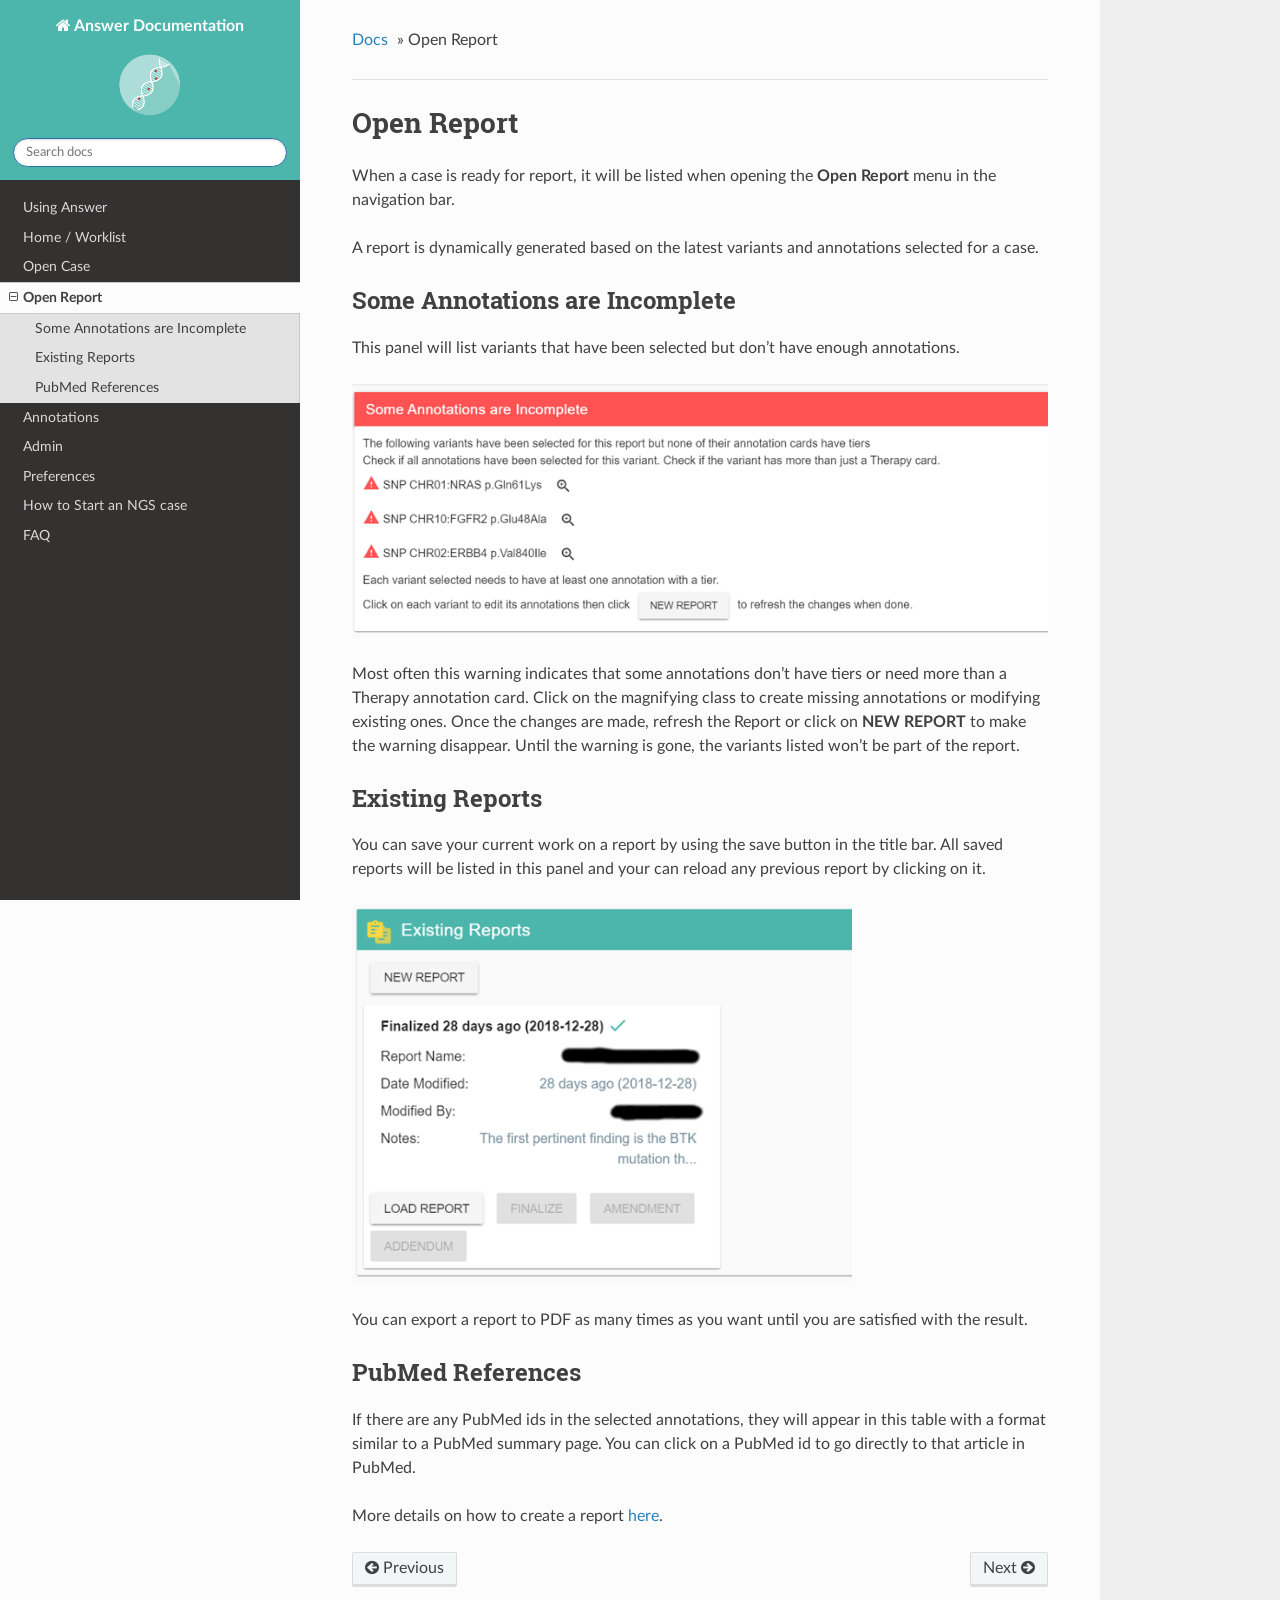
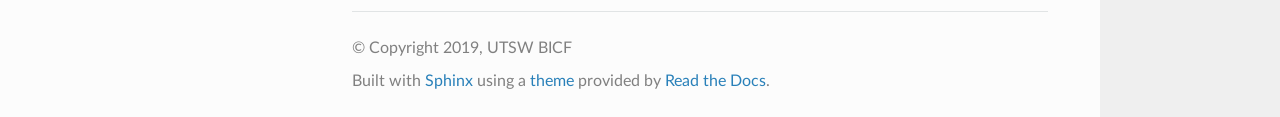
<file: dir_structure/opt/answer/docs/html/openreport.html>
<!DOCTYPE html>
<!--[if IE 8]><html class="no-js lt-ie9" lang="en" > <![endif]-->
<!--[if gt IE 8]><!--> <html class="no-js" lang="en" > <!--<![endif]-->
<head>
  <meta charset="utf-8">
  
  <meta name="viewport" content="width=device-width, initial-scale=1.0">
  
  <title>Open Report &mdash; Answer Documentation  documentation</title>
  

  
  
    <link rel="shortcut icon" href="_static/lifebuoy.ico"/>
  
  
  

  

  
  
    

  

  <link rel="stylesheet" href="_static/css/theme.css" type="text/css" />
  <link rel="stylesheet" href="_static/pygments.css" type="text/css" />
  <link rel="stylesheet" href="_static/css/custom.css" type="text/css" />
    <link rel="index" title="Index" href="genindex.html" />
    <link rel="search" title="Search" href="search.html" />
    <link rel="next" title="Annotations" href="annotations.html" />
    <link rel="prev" title="Open Case" href="opencase.html" /> 

  
  <script src="_static/js/modernizr.min.js"></script>

</head>

<body class="wy-body-for-nav">

   
  <div class="wy-grid-for-nav">

    
    <nav data-toggle="wy-nav-shift" class="wy-nav-side">
      <div class="wy-side-scroll">
        <div class="wy-side-nav-search">
          

          
            <a href="index.html" class="icon icon-home"> Answer Documentation
          

          
            
            <img src="_static/answer-logo-icon-xsmall.png" class="logo" alt="Logo"/>
          
          </a>

          
            
            
          

          
<div role="search">
  <form id="rtd-search-form" class="wy-form" action="search.html" method="get">
    <input type="text" name="q" placeholder="Search docs" />
    <input type="hidden" name="check_keywords" value="yes" />
    <input type="hidden" name="area" value="default" />
  </form>
</div>

          
        </div>

        <div class="wy-menu wy-menu-vertical" data-spy="affix" role="navigation" aria-label="main navigation">
          
            
            
              
            
            
              <ul class="current">
<li class="toctree-l1"><a class="reference internal" href="features.html">Using Answer</a></li>
<li class="toctree-l1"><a class="reference internal" href="homepage.html"> Home / Worklist</a></li>
<li class="toctree-l1"><a class="reference internal" href="opencase.html">Open Case</a></li>
<li class="toctree-l1 current"><a class="current reference internal" href="#">Open Report</a><ul>
<li class="toctree-l2"><a class="reference internal" href="#some-annotations-are-incomplete">Some Annotations are Incomplete</a></li>
<li class="toctree-l2"><a class="reference internal" href="#existing-reports">Existing Reports</a></li>
<li class="toctree-l2"><a class="reference internal" href="#pubmed-references">PubMed References</a></li>
</ul>
</li>
<li class="toctree-l1"><a class="reference internal" href="annotations.html">Annotations</a></li>
<li class="toctree-l1"><a class="reference internal" href="admin.html"> Admin</a></li>
<li class="toctree-l1"><a class="reference internal" href="preferences.html"> Preferences</a></li>
<li class="toctree-l1"><a class="reference internal" href="howto/start_a_case.html">How to Start an NGS case</a></li>
<li class="toctree-l1"><a class="reference internal" href="faq.html">FAQ</a></li>
</ul>

            
          
        </div>
      </div>
    </nav>

    <section data-toggle="wy-nav-shift" class="wy-nav-content-wrap">

      
      <nav class="wy-nav-top" aria-label="top navigation">
        
          <i data-toggle="wy-nav-top" class="fa fa-bars"></i>
          <a href="index.html">Answer Documentation</a>
        
      </nav>


      <div class="wy-nav-content">
        
        <div class="rst-content">
        
          















<div role="navigation" aria-label="breadcrumbs navigation">

  <ul class="wy-breadcrumbs">
    
      <li><a href="index.html">Docs</a> &raquo;</li>
        
      <li>Open Report</li>
    
    
      <li class="wy-breadcrumbs-aside">
        
            
        
      </li>
    
  </ul>

  
  <hr/>
</div>
          <div role="main" class="document" itemscope="itemscope" itemtype="http://schema.org/Article">
           <div itemprop="articleBody">
            
  <div class="section" id="open-report">
<span id="openreport"></span><h1>Open Report<a class="headerlink" href="#open-report" title="Permalink to this headline">¶</a></h1>
<p>When a case is ready for report, it will be listed when opening the <strong>Open Report</strong> menu in the navigation bar.</p>
<p>A report is dynamically generated based on the latest variants and annotations selected for a case.</p>
<div class="section" id="some-annotations-are-incomplete">
<h2>Some Annotations are Incomplete<a class="headerlink" href="#some-annotations-are-incomplete" title="Permalink to this headline">¶</a></h2>
<p>This panel will list variants that have been selected but don’t have enough annotations.</p>
<img alt="_images/incomplete.png" src="_images/incomplete.png" />
<p>Most often this warning indicates that some annotations don’t have tiers or need more than a Therapy annotation card.
Click on the magnifying class to create missing annotations or modifying existing ones.
Once the changes are made, refresh the Report or click on <strong>NEW REPORT</strong> to make the warning disappear.
Until the warning is gone, the variants listed won’t be part of the report.</p>
</div>
<div class="section" id="existing-reports">
<h2>Existing Reports<a class="headerlink" href="#existing-reports" title="Permalink to this headline">¶</a></h2>
<p>You can save your current work on a report by using the save button in the title bar.
All saved reports will be listed in this panel and your can reload any previous report by clicking on it.</p>
<a class="reference internal image-reference" href="_images/existing.png"><img alt="_images/existing.png" src="_images/existing.png" style="width: 500px;" /></a>
<p>You can export a report to PDF as many times as you want until you are satisfied with the result.</p>
</div>
<div class="section" id="pubmed-references">
<h2>PubMed References<a class="headerlink" href="#pubmed-references" title="Permalink to this headline">¶</a></h2>
<p>If there are any PubMed ids in the selected annotations, they will appear in this table with a format similar to a PubMed summary page.
You can click on a PubMed id to go directly to that article in PubMed.</p>
<p>More details on how to create a report <a class="reference internal" href="faq.html#createreport"><span class="std std-ref">here</span></a>.</p>
</div>
</div>


           </div>
           
          </div>
          <footer>
  
    <div class="rst-footer-buttons" role="navigation" aria-label="footer navigation">
      
        <a href="annotations.html" class="btn btn-neutral float-right" title="Annotations" accesskey="n" rel="next">Next <span class="fa fa-arrow-circle-right"></span></a>
      
      
        <a href="opencase.html" class="btn btn-neutral" title="Open Case" accesskey="p" rel="prev"><span class="fa fa-arrow-circle-left"></span> Previous</a>
      
    </div>
  

  <hr/>

  <div role="contentinfo">
    <p>
        &copy; Copyright 2019, UTSW BICF

    </p>
  </div>
  Built with <a href="http://sphinx-doc.org/">Sphinx</a> using a <a href="https://github.com/rtfd/sphinx_rtd_theme">theme</a> provided by <a href="https://readthedocs.org">Read the Docs</a>. 

</footer>

        </div>
      </div>

    </section>

  </div>
  


  

    
    
      <script type="text/javascript" id="documentation_options" data-url_root="./" src="_static/documentation_options.js"></script>
        <script type="text/javascript" src="_static/jquery.js"></script>
        <script type="text/javascript" src="_static/underscore.js"></script>
        <script type="text/javascript" src="_static/doctools.js"></script>
        <script type="text/javascript" src="_static/language_data.js"></script>
    

  

  <script type="text/javascript" src="_static/js/theme.js"></script>

  <script type="text/javascript">
      jQuery(function () {
          SphinxRtdTheme.Navigation.enable(true);
      });
  </script> 

</body>
</html>
</file>
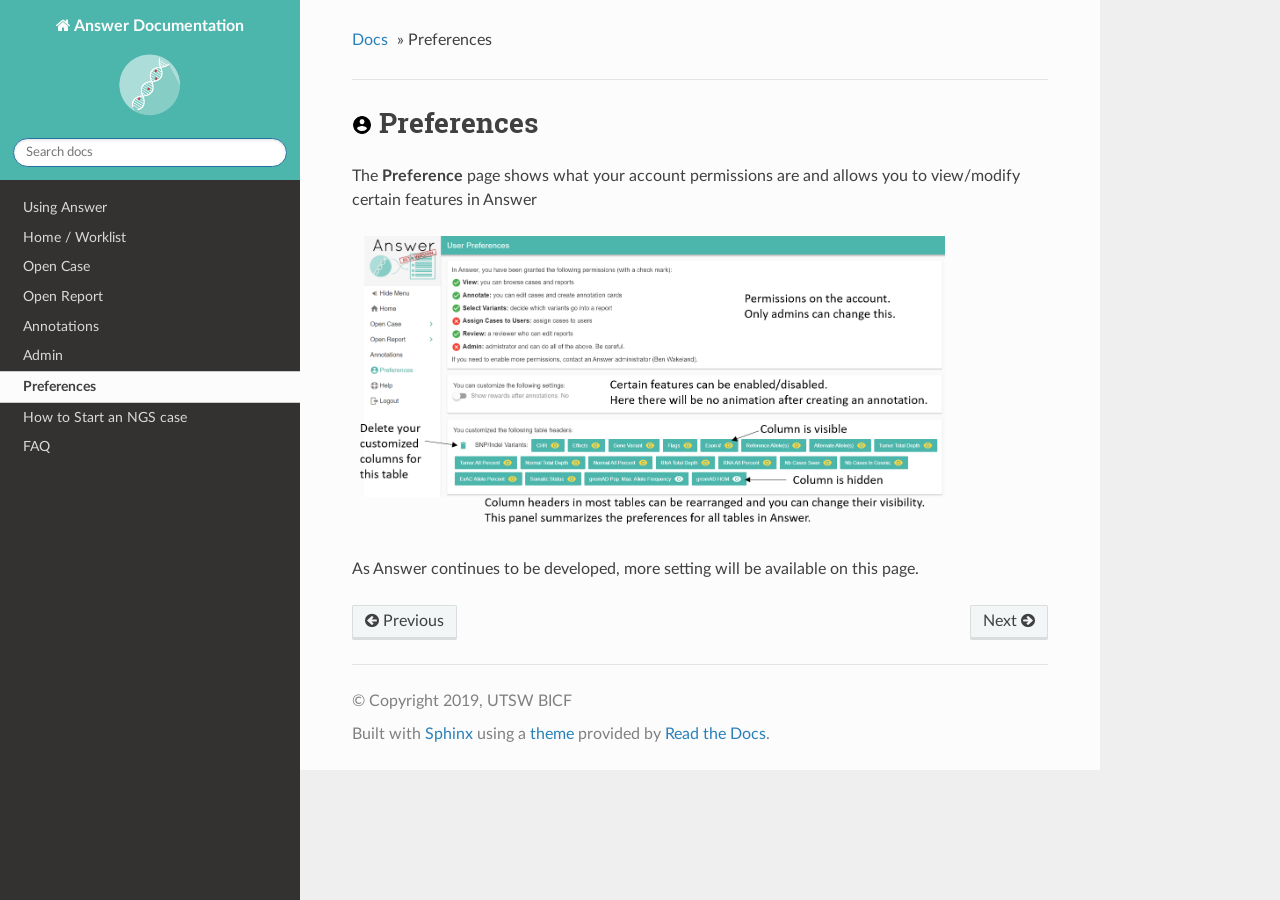
<file: dir_structure/opt/answer/docs/html/preferences.html>
<!DOCTYPE html>
<!--[if IE 8]><html class="no-js lt-ie9" lang="en" > <![endif]-->
<!--[if gt IE 8]><!--> <html class="no-js" lang="en" > <!--<![endif]-->
<head>
  <meta charset="utf-8">
  
  <meta name="viewport" content="width=device-width, initial-scale=1.0">
  
  <title>Preferences &mdash; Answer Documentation  documentation</title>
  

  
  
    <link rel="shortcut icon" href="_static/lifebuoy.ico"/>
  
  
  

  

  
  
    

  

  <link rel="stylesheet" href="_static/css/theme.css" type="text/css" />
  <link rel="stylesheet" href="_static/pygments.css" type="text/css" />
  <link rel="stylesheet" href="_static/css/custom.css" type="text/css" />
    <link rel="index" title="Index" href="genindex.html" />
    <link rel="search" title="Search" href="search.html" />
    <link rel="next" title="How to Start an NGS case" href="howto/start_a_case.html" />
    <link rel="prev" title="Admin" href="admin.html" /> 

  
  <script src="_static/js/modernizr.min.js"></script>

</head>

<body class="wy-body-for-nav">

   
  <div class="wy-grid-for-nav">

    
    <nav data-toggle="wy-nav-shift" class="wy-nav-side">
      <div class="wy-side-scroll">
        <div class="wy-side-nav-search">
          

          
            <a href="index.html" class="icon icon-home"> Answer Documentation
          

          
            
            <img src="_static/answer-logo-icon-xsmall.png" class="logo" alt="Logo"/>
          
          </a>

          
            
            
          

          
<div role="search">
  <form id="rtd-search-form" class="wy-form" action="search.html" method="get">
    <input type="text" name="q" placeholder="Search docs" />
    <input type="hidden" name="check_keywords" value="yes" />
    <input type="hidden" name="area" value="default" />
  </form>
</div>

          
        </div>

        <div class="wy-menu wy-menu-vertical" data-spy="affix" role="navigation" aria-label="main navigation">
          
            
            
              
            
            
              <ul class="current">
<li class="toctree-l1"><a class="reference internal" href="features.html">Using Answer</a></li>
<li class="toctree-l1"><a class="reference internal" href="homepage.html"> Home / Worklist</a></li>
<li class="toctree-l1"><a class="reference internal" href="opencase.html">Open Case</a></li>
<li class="toctree-l1"><a class="reference internal" href="openreport.html">Open Report</a></li>
<li class="toctree-l1"><a class="reference internal" href="annotations.html">Annotations</a></li>
<li class="toctree-l1"><a class="reference internal" href="admin.html"> Admin</a></li>
<li class="toctree-l1 current"><a class="current reference internal" href="#"> Preferences</a></li>
<li class="toctree-l1"><a class="reference internal" href="howto/start_a_case.html">How to Start an NGS case</a></li>
<li class="toctree-l1"><a class="reference internal" href="faq.html">FAQ</a></li>
</ul>

            
          
        </div>
      </div>
    </nav>

    <section data-toggle="wy-nav-shift" class="wy-nav-content-wrap">

      
      <nav class="wy-nav-top" aria-label="top navigation">
        
          <i data-toggle="wy-nav-top" class="fa fa-bars"></i>
          <a href="index.html">Answer Documentation</a>
        
      </nav>


      <div class="wy-nav-content">
        
        <div class="rst-content">
        
          















<div role="navigation" aria-label="breadcrumbs navigation">

  <ul class="wy-breadcrumbs">
    
      <li><a href="index.html">Docs</a> &raquo;</li>
        
      <li> Preferences</li>
    
    
      <li class="wy-breadcrumbs-aside">
        
            
        
      </li>
    
  </ul>

  
  <hr/>
</div>
          <div role="main" class="document" itemscope="itemscope" itemtype="http://schema.org/Article">
           <div itemprop="articleBody">
            
  <div class="section" id="preferencesicon-preferences">
<span id="preferences"></span><h1><a class="reference internal" href="_images/baseline_account_circle_black_18dp.png"><img alt="preferencesIcon" src="_images/baseline_account_circle_black_18dp.png" style="width: 20px;" /></a> Preferences<a class="headerlink" href="#preferencesicon-preferences" title="Permalink to this headline">¶</a></h1>
<p>The <strong>Preference</strong> page shows what your account permissions are and allows you to view/modify certain features in Answer</p>
<a class="reference internal image-reference" href="_images/preferences.png"><img alt="_images/preferences.png" src="_images/preferences.png" style="width: 600px;" /></a>
<p>As Answer continues to be developed, more setting will be available on this page.</p>
</div>


           </div>
           
          </div>
          <footer>
  
    <div class="rst-footer-buttons" role="navigation" aria-label="footer navigation">
      
        <a href="howto/start_a_case.html" class="btn btn-neutral float-right" title="How to Start an NGS case" accesskey="n" rel="next">Next <span class="fa fa-arrow-circle-right"></span></a>
      
      
        <a href="admin.html" class="btn btn-neutral" title="Admin" accesskey="p" rel="prev"><span class="fa fa-arrow-circle-left"></span> Previous</a>
      
    </div>
  

  <hr/>

  <div role="contentinfo">
    <p>
        &copy; Copyright 2019, UTSW BICF

    </p>
  </div>
  Built with <a href="http://sphinx-doc.org/">Sphinx</a> using a <a href="https://github.com/rtfd/sphinx_rtd_theme">theme</a> provided by <a href="https://readthedocs.org">Read the Docs</a>. 

</footer>

        </div>
      </div>

    </section>

  </div>
  


  

    
    
      <script type="text/javascript" id="documentation_options" data-url_root="./" src="_static/documentation_options.js"></script>
        <script type="text/javascript" src="_static/jquery.js"></script>
        <script type="text/javascript" src="_static/underscore.js"></script>
        <script type="text/javascript" src="_static/doctools.js"></script>
        <script type="text/javascript" src="_static/language_data.js"></script>
    

  

  <script type="text/javascript" src="_static/js/theme.js"></script>

  <script type="text/javascript">
      jQuery(function () {
          SphinxRtdTheme.Navigation.enable(true);
      });
  </script> 

</body>
</html>
</file>
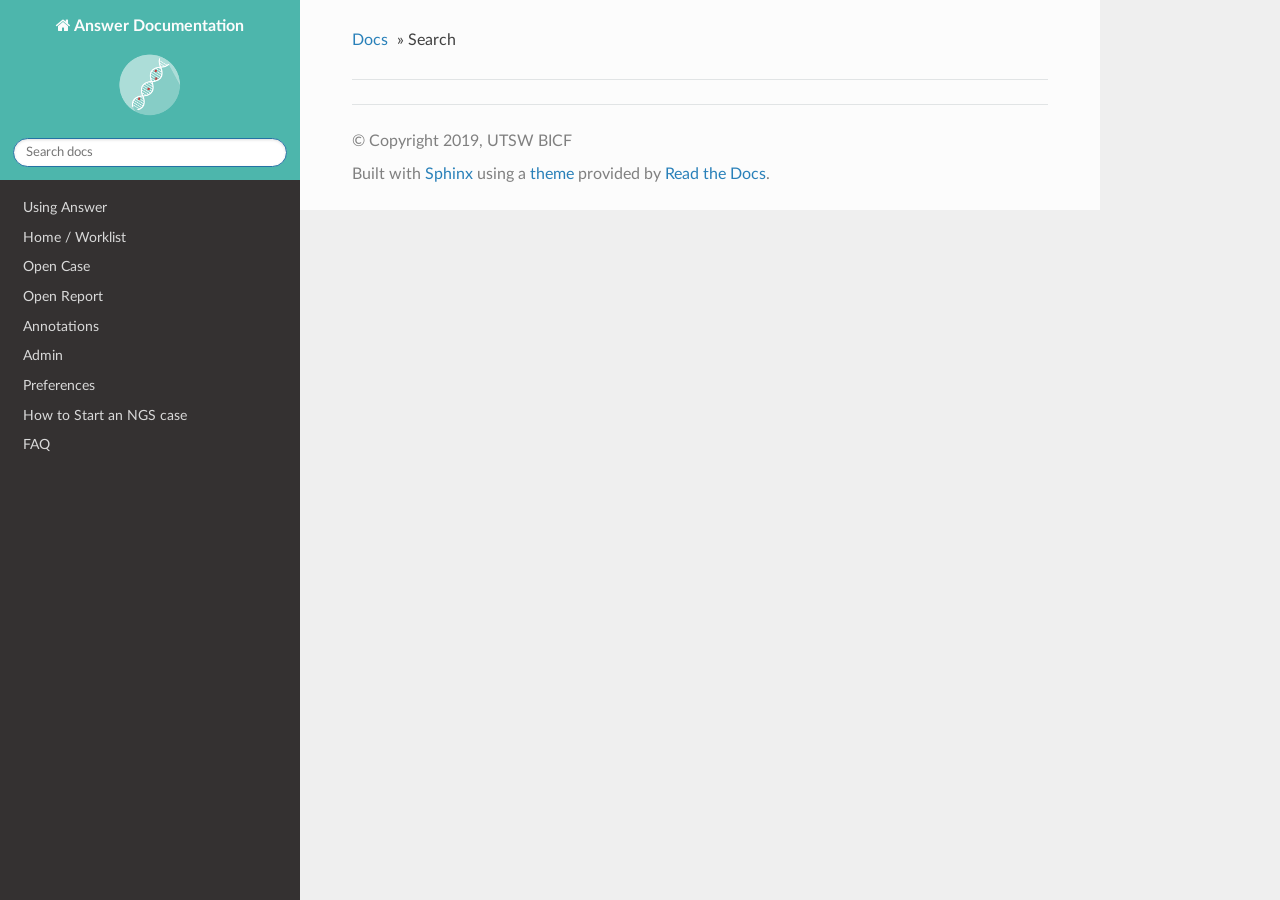
<file: dir_structure/opt/answer/docs/html/search.html>
<!DOCTYPE html>
<!--[if IE 8]><html class="no-js lt-ie9" lang="en" > <![endif]-->
<!--[if gt IE 8]><!--> <html class="no-js" lang="en" > <!--<![endif]-->
<head>
  <meta charset="utf-8">
  
  <meta name="viewport" content="width=device-width, initial-scale=1.0">
  
  <title>Search &mdash; Answer Documentation  documentation</title>
  

  
  
    <link rel="shortcut icon" href="_static/lifebuoy.ico"/>
  
  
  

  

  
  
    

  

  <link rel="stylesheet" href="_static/css/theme.css" type="text/css" />
  <link rel="stylesheet" href="_static/pygments.css" type="text/css" />
  <link rel="stylesheet" href="_static/css/custom.css" type="text/css" />
    <link rel="index" title="Index" href="genindex.html" />
    <link rel="search" title="Search" href="#" /> 

  
  <script src="_static/js/modernizr.min.js"></script>

</head>

<body class="wy-body-for-nav">

   
  <div class="wy-grid-for-nav">

    
    <nav data-toggle="wy-nav-shift" class="wy-nav-side">
      <div class="wy-side-scroll">
        <div class="wy-side-nav-search">
          

          
            <a href="index.html" class="icon icon-home"> Answer Documentation
          

          
            
            <img src="_static/answer-logo-icon-xsmall.png" class="logo" alt="Logo"/>
          
          </a>

          
            
            
          

          
<div role="search">
  <form id="rtd-search-form" class="wy-form" action="#" method="get">
    <input type="text" name="q" placeholder="Search docs" />
    <input type="hidden" name="check_keywords" value="yes" />
    <input type="hidden" name="area" value="default" />
  </form>
</div>

          
        </div>

        <div class="wy-menu wy-menu-vertical" data-spy="affix" role="navigation" aria-label="main navigation">
          
            
            
              
            
            
              <ul>
<li class="toctree-l1"><a class="reference internal" href="features.html">Using Answer</a></li>
<li class="toctree-l1"><a class="reference internal" href="homepage.html"> Home / Worklist</a></li>
<li class="toctree-l1"><a class="reference internal" href="opencase.html">Open Case</a></li>
<li class="toctree-l1"><a class="reference internal" href="openreport.html">Open Report</a></li>
<li class="toctree-l1"><a class="reference internal" href="annotations.html">Annotations</a></li>
<li class="toctree-l1"><a class="reference internal" href="admin.html"> Admin</a></li>
<li class="toctree-l1"><a class="reference internal" href="preferences.html"> Preferences</a></li>
<li class="toctree-l1"><a class="reference internal" href="howto/start_a_case.html">How to Start an NGS case</a></li>
<li class="toctree-l1"><a class="reference internal" href="faq.html">FAQ</a></li>
</ul>

            
          
        </div>
      </div>
    </nav>

    <section data-toggle="wy-nav-shift" class="wy-nav-content-wrap">

      
      <nav class="wy-nav-top" aria-label="top navigation">
        
          <i data-toggle="wy-nav-top" class="fa fa-bars"></i>
          <a href="index.html">Answer Documentation</a>
        
      </nav>


      <div class="wy-nav-content">
        
        <div class="rst-content">
        
          















<div role="navigation" aria-label="breadcrumbs navigation">

  <ul class="wy-breadcrumbs">
    
      <li><a href="index.html">Docs</a> &raquo;</li>
        
      <li>Search</li>
    
    
      <li class="wy-breadcrumbs-aside">
        
            
        
      </li>
    
  </ul>

  
  <hr/>
</div>
          <div role="main" class="document" itemscope="itemscope" itemtype="http://schema.org/Article">
           <div itemprop="articleBody">
            
  <noscript>
  <div id="fallback" class="admonition warning">
    <p class="last">
      Please activate JavaScript to enable the search
      functionality.
    </p>
  </div>
  </noscript>

  
  <div id="search-results">
  
  </div>

           </div>
           
          </div>
          <footer>
  

  <hr/>

  <div role="contentinfo">
    <p>
        &copy; Copyright 2019, UTSW BICF

    </p>
  </div>
  Built with <a href="http://sphinx-doc.org/">Sphinx</a> using a <a href="https://github.com/rtfd/sphinx_rtd_theme">theme</a> provided by <a href="https://readthedocs.org">Read the Docs</a>. 

</footer>

        </div>
      </div>

    </section>

  </div>
  


  

    
    
      <script type="text/javascript" id="documentation_options" data-url_root="./" src="_static/documentation_options.js"></script>
        <script type="text/javascript" src="_static/jquery.js"></script>
        <script type="text/javascript" src="_static/underscore.js"></script>
        <script type="text/javascript" src="_static/doctools.js"></script>
        <script type="text/javascript" src="_static/language_data.js"></script>
        <script type="text/javascript" src="_static/searchtools.js"></script>
    

  

  <script type="text/javascript" src="_static/js/theme.js"></script>

  <script type="text/javascript">
      jQuery(function () {
          SphinxRtdTheme.Navigation.enable(true);
      });
  </script>
  <script type="text/javascript">
    jQuery(function() { Search.loadIndex("searchindex.js"); });
  </script>
  
  <script type="text/javascript" id="searchindexloader"></script>
   


</body>
</html>
</file>
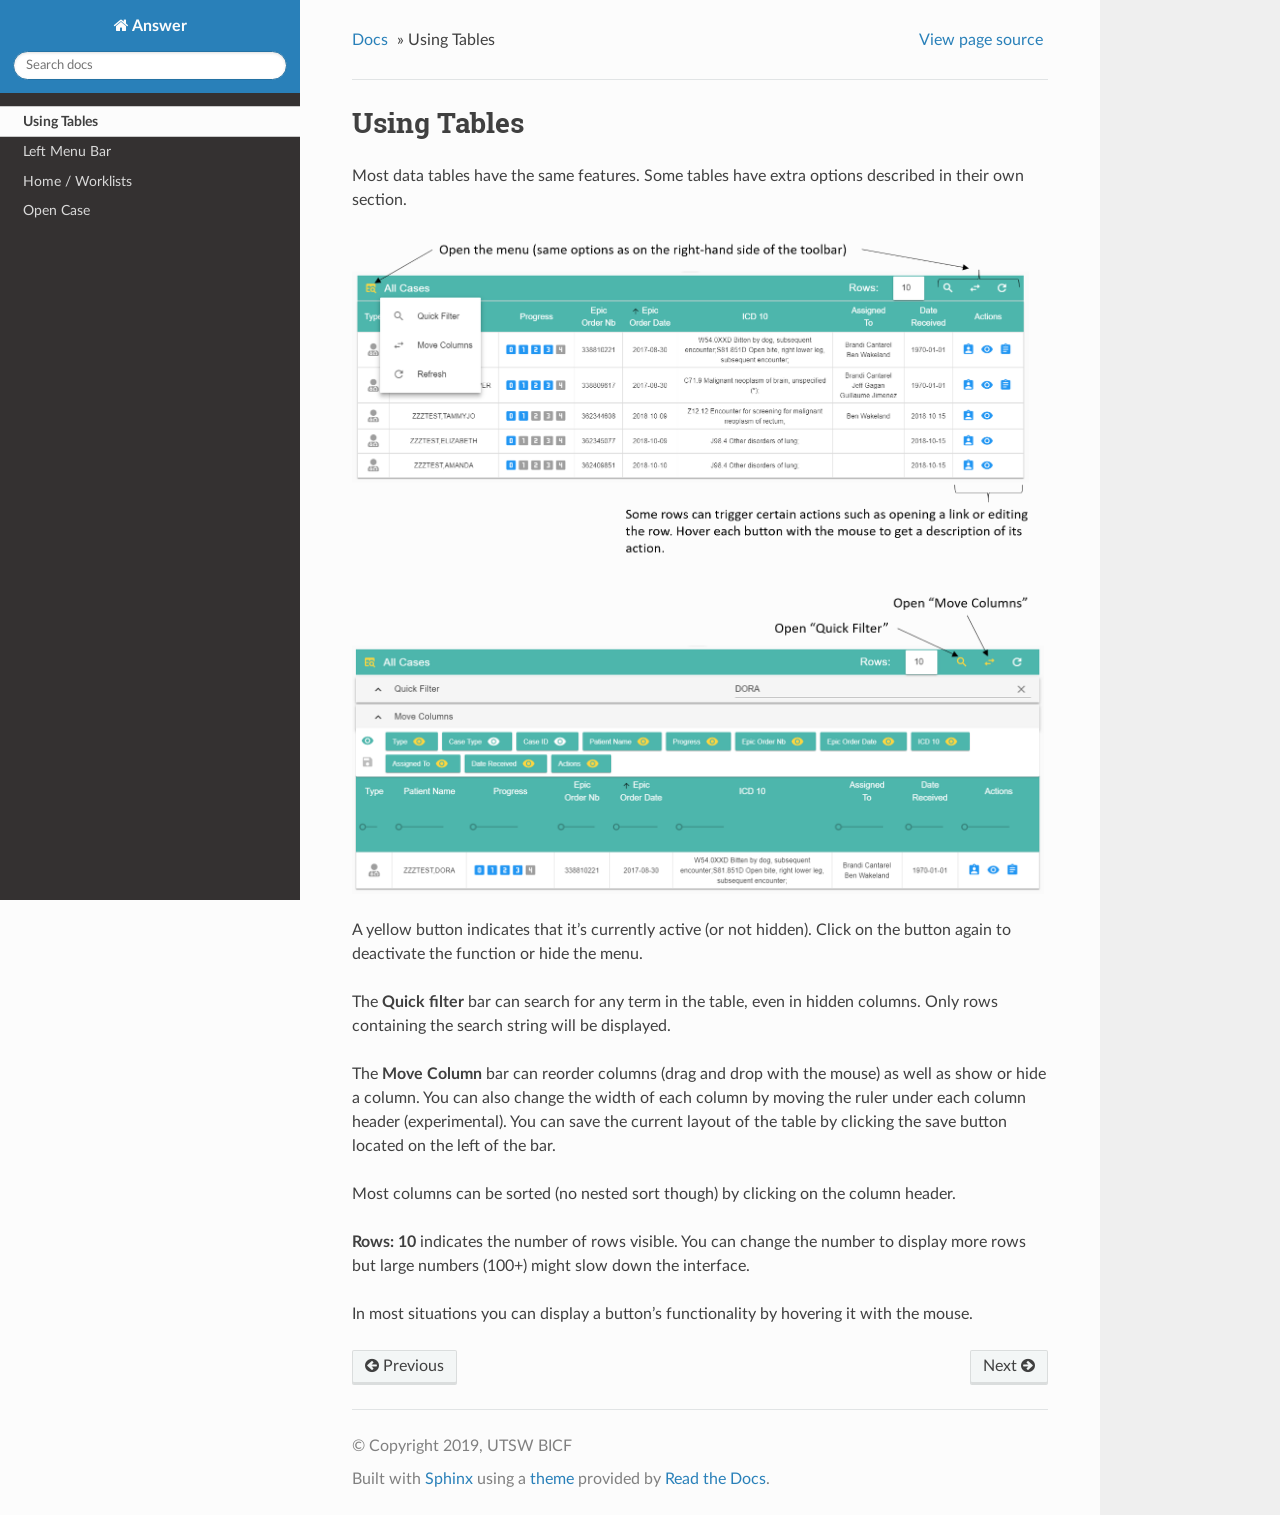
<file: dir_structure/opt/answer/docs/html/tables.html>
<!DOCTYPE html>
<!--[if IE 8]><html class="no-js lt-ie9" lang="en" > <![endif]-->
<!--[if gt IE 8]><!--> <html class="no-js" lang="en" > <!--<![endif]-->
<head>
  <meta charset="utf-8">
  
  <meta name="viewport" content="width=device-width, initial-scale=1.0">
  
  <title>Using Tables &mdash; Answer  documentation</title>
  

  
  
  
  

  

  
  
    

  

  <link rel="stylesheet" href="_static/css/theme.css" type="text/css" />
  <link rel="stylesheet" href="_static/pygments.css" type="text/css" />
    <link rel="index" title="Index" href="genindex.html" />
    <link rel="search" title="Search" href="search.html" />
    <link rel="next" title="Left Menu Bar" href="navigation.html" />
    <link rel="prev" title="Welcome to Answer’s documentation!" href="index.html" /> 

  
  <script src="_static/js/modernizr.min.js"></script>

</head>

<body class="wy-body-for-nav">

   
  <div class="wy-grid-for-nav">

    
    <nav data-toggle="wy-nav-shift" class="wy-nav-side">
      <div class="wy-side-scroll">
        <div class="wy-side-nav-search">
          

          
            <a href="index.html" class="icon icon-home"> Answer
          

          
          </a>

          
            
            
          

          
<div role="search">
  <form id="rtd-search-form" class="wy-form" action="search.html" method="get">
    <input type="text" name="q" placeholder="Search docs" />
    <input type="hidden" name="check_keywords" value="yes" />
    <input type="hidden" name="area" value="default" />
  </form>
</div>

          
        </div>

        <div class="wy-menu wy-menu-vertical" data-spy="affix" role="navigation" aria-label="main navigation">
          
            
            
              
            
            
              <ul class="current">
<li class="toctree-l1 current"><a class="current reference internal" href="#">Using Tables</a></li>
<li class="toctree-l1"><a class="reference internal" href="navigation.html">Left Menu Bar</a></li>
<li class="toctree-l1"><a class="reference internal" href="homepage.html">Home / Worklists</a></li>
<li class="toctree-l1"><a class="reference internal" href="opencase.html">Open Case</a></li>
</ul>

            
          
        </div>
      </div>
    </nav>

    <section data-toggle="wy-nav-shift" class="wy-nav-content-wrap">

      
      <nav class="wy-nav-top" aria-label="top navigation">
        
          <i data-toggle="wy-nav-top" class="fa fa-bars"></i>
          <a href="index.html">Answer</a>
        
      </nav>


      <div class="wy-nav-content">
        
        <div class="rst-content">
        
          















<div role="navigation" aria-label="breadcrumbs navigation">

  <ul class="wy-breadcrumbs">
    
      <li><a href="index.html">Docs</a> &raquo;</li>
        
      <li>Using Tables</li>
    
    
      <li class="wy-breadcrumbs-aside">
        
            
            <a href="_sources/tables.rst.txt" rel="nofollow"> View page source</a>
          
        
      </li>
    
  </ul>

  
  <hr/>
</div>
          <div role="main" class="document" itemscope="itemscope" itemtype="http://schema.org/Article">
           <div itemprop="articleBody">
            
  <div class="section" id="using-tables">
<h1>Using Tables<a class="headerlink" href="#using-tables" title="Permalink to this headline">¶</a></h1>
<p>Most data tables have the same features. Some tables have extra options described in their own section.</p>
<img alt="_images/general_table_menu.PNG" src="_images/general_table_menu.PNG" />
<img alt="_images/general_table_menu_buttons.PNG" src="_images/general_table_menu_buttons.PNG" />
<p>A yellow button indicates that it’s currently active (or not hidden). Click on the button again to deactivate the function or hide the menu.</p>
<p>The <strong>Quick filter</strong> bar can search for any term in the table, even in hidden columns. Only rows containing the search string will be displayed.</p>
<p>The <strong>Move Column</strong> bar can reorder columns (drag and drop with the mouse) as well as show or hide a column. You can also change the width of each column by moving the ruler under each column header (experimental).
You can save the current layout of the table by clicking the save button located on the left of the bar.</p>
<p>Most columns can be sorted (no nested sort though) by clicking on the column header.</p>
<p><strong>Rows: 10</strong> indicates the number of rows visible. You can change the number to display more rows but large numbers (100+) might slow down the interface.</p>
<p>In most situations you can display a button’s functionality by hovering it with the mouse.</p>
</div>


           </div>
           
          </div>
          <footer>
  
    <div class="rst-footer-buttons" role="navigation" aria-label="footer navigation">
      
        <a href="navigation.html" class="btn btn-neutral float-right" title="Left Menu Bar" accesskey="n" rel="next">Next <span class="fa fa-arrow-circle-right"></span></a>
      
      
        <a href="index.html" class="btn btn-neutral" title="Welcome to Answer’s documentation!" accesskey="p" rel="prev"><span class="fa fa-arrow-circle-left"></span> Previous</a>
      
    </div>
  

  <hr/>

  <div role="contentinfo">
    <p>
        &copy; Copyright 2019, UTSW BICF

    </p>
  </div>
  Built with <a href="http://sphinx-doc.org/">Sphinx</a> using a <a href="https://github.com/rtfd/sphinx_rtd_theme">theme</a> provided by <a href="https://readthedocs.org">Read the Docs</a>. 

</footer>

        </div>
      </div>

    </section>

  </div>
  


  

    
    
      <script type="text/javascript">
          var DOCUMENTATION_OPTIONS = {
              URL_ROOT:'./',
              VERSION:'',
              LANGUAGE:'None',
              COLLAPSE_INDEX:false,
              FILE_SUFFIX:'.html',
              HAS_SOURCE:  true,
              SOURCELINK_SUFFIX: '.txt'
          };
      </script>
        <script type="text/javascript" src="_static/jquery.js"></script>
        <script type="text/javascript" src="_static/underscore.js"></script>
        <script type="text/javascript" src="_static/doctools.js"></script>
    

  

  <script type="text/javascript" src="_static/js/theme.js"></script>

  <script type="text/javascript">
      jQuery(function () {
          SphinxRtdTheme.Navigation.enable(true);
      });
  </script> 

</body>
</html>
</file>
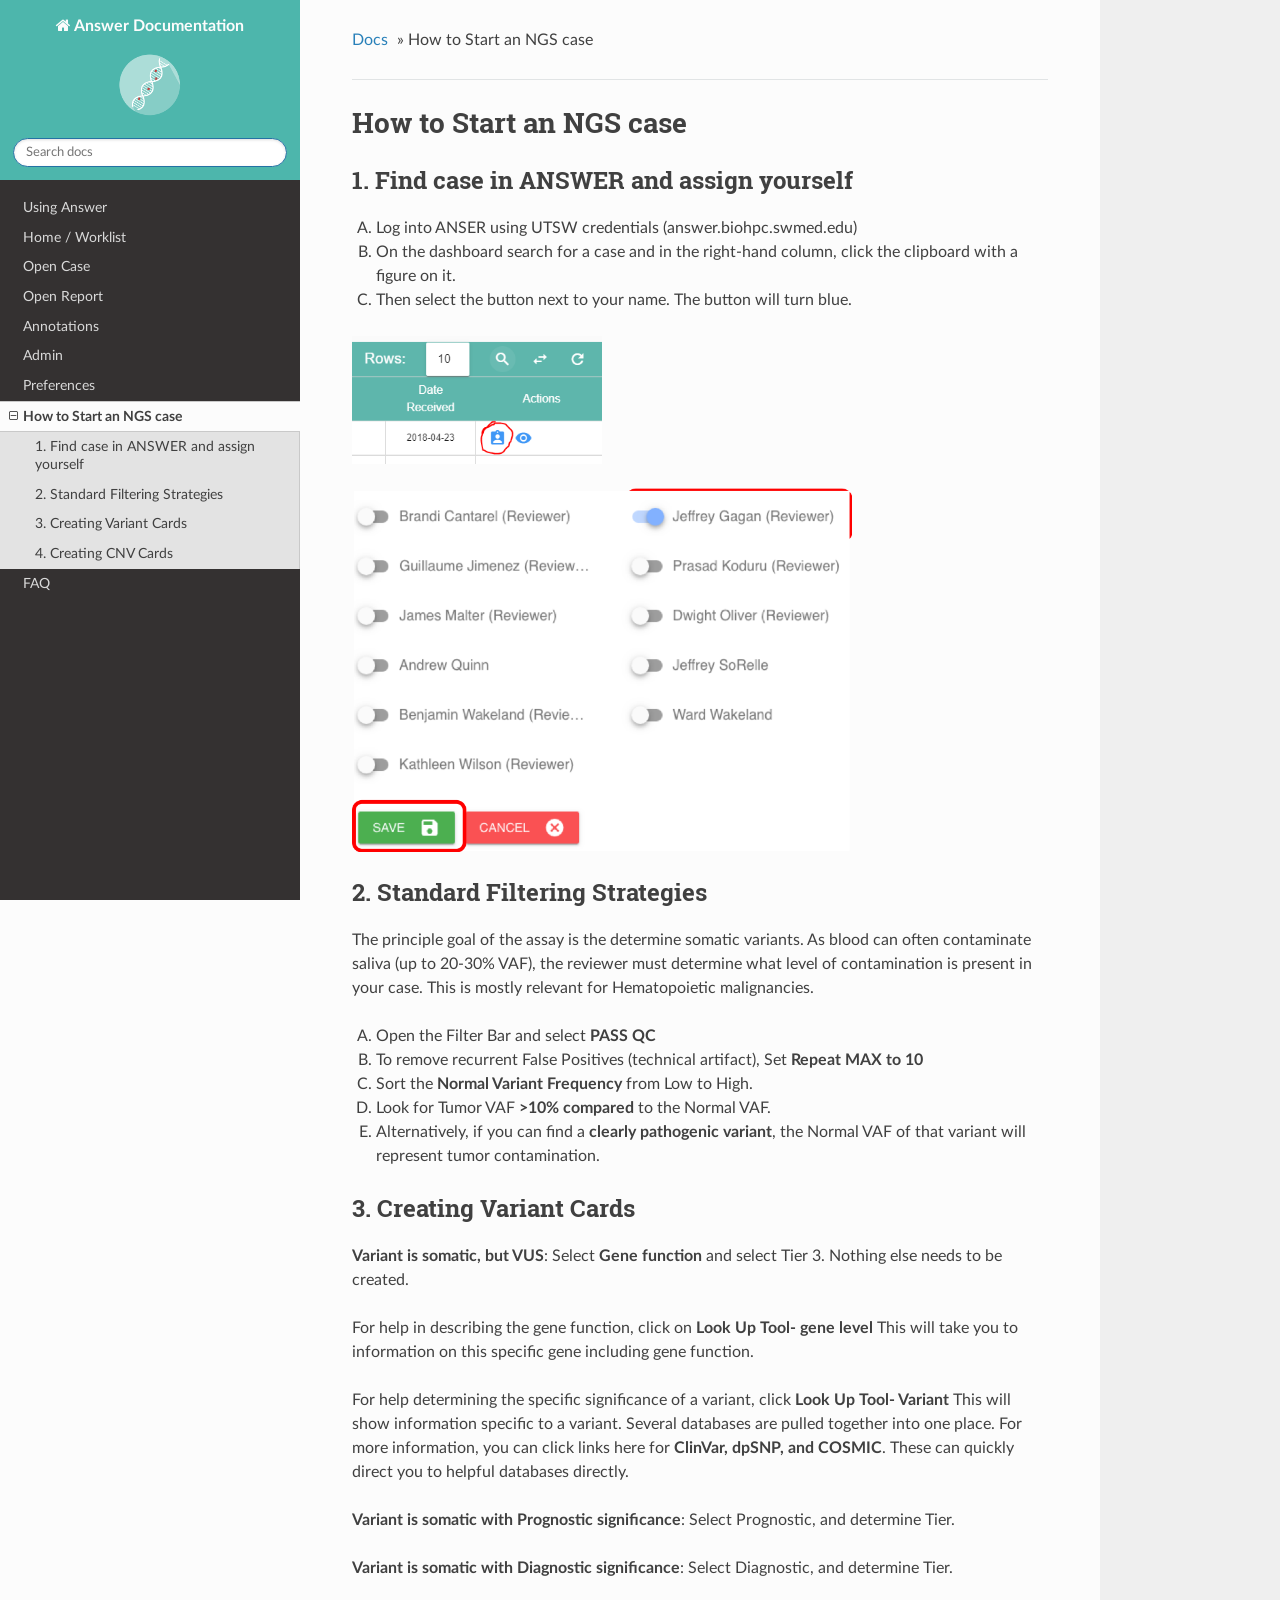
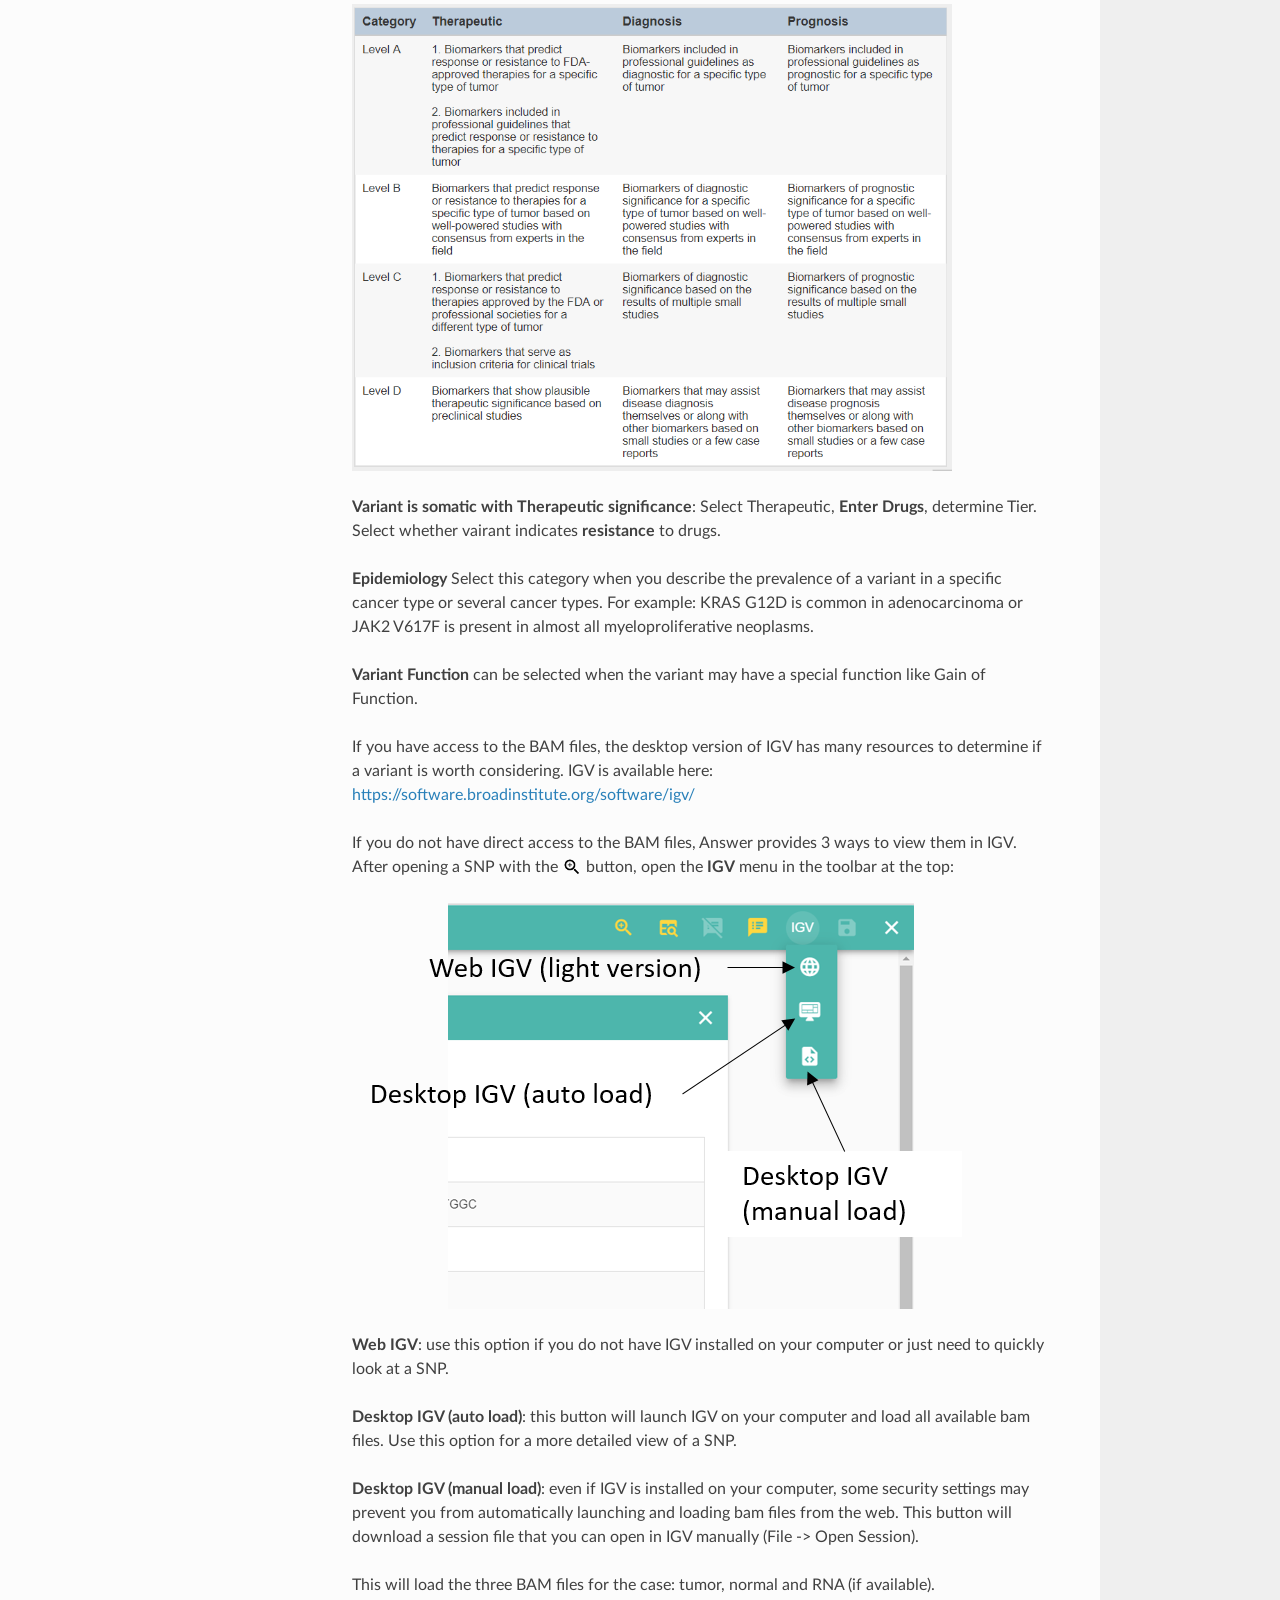
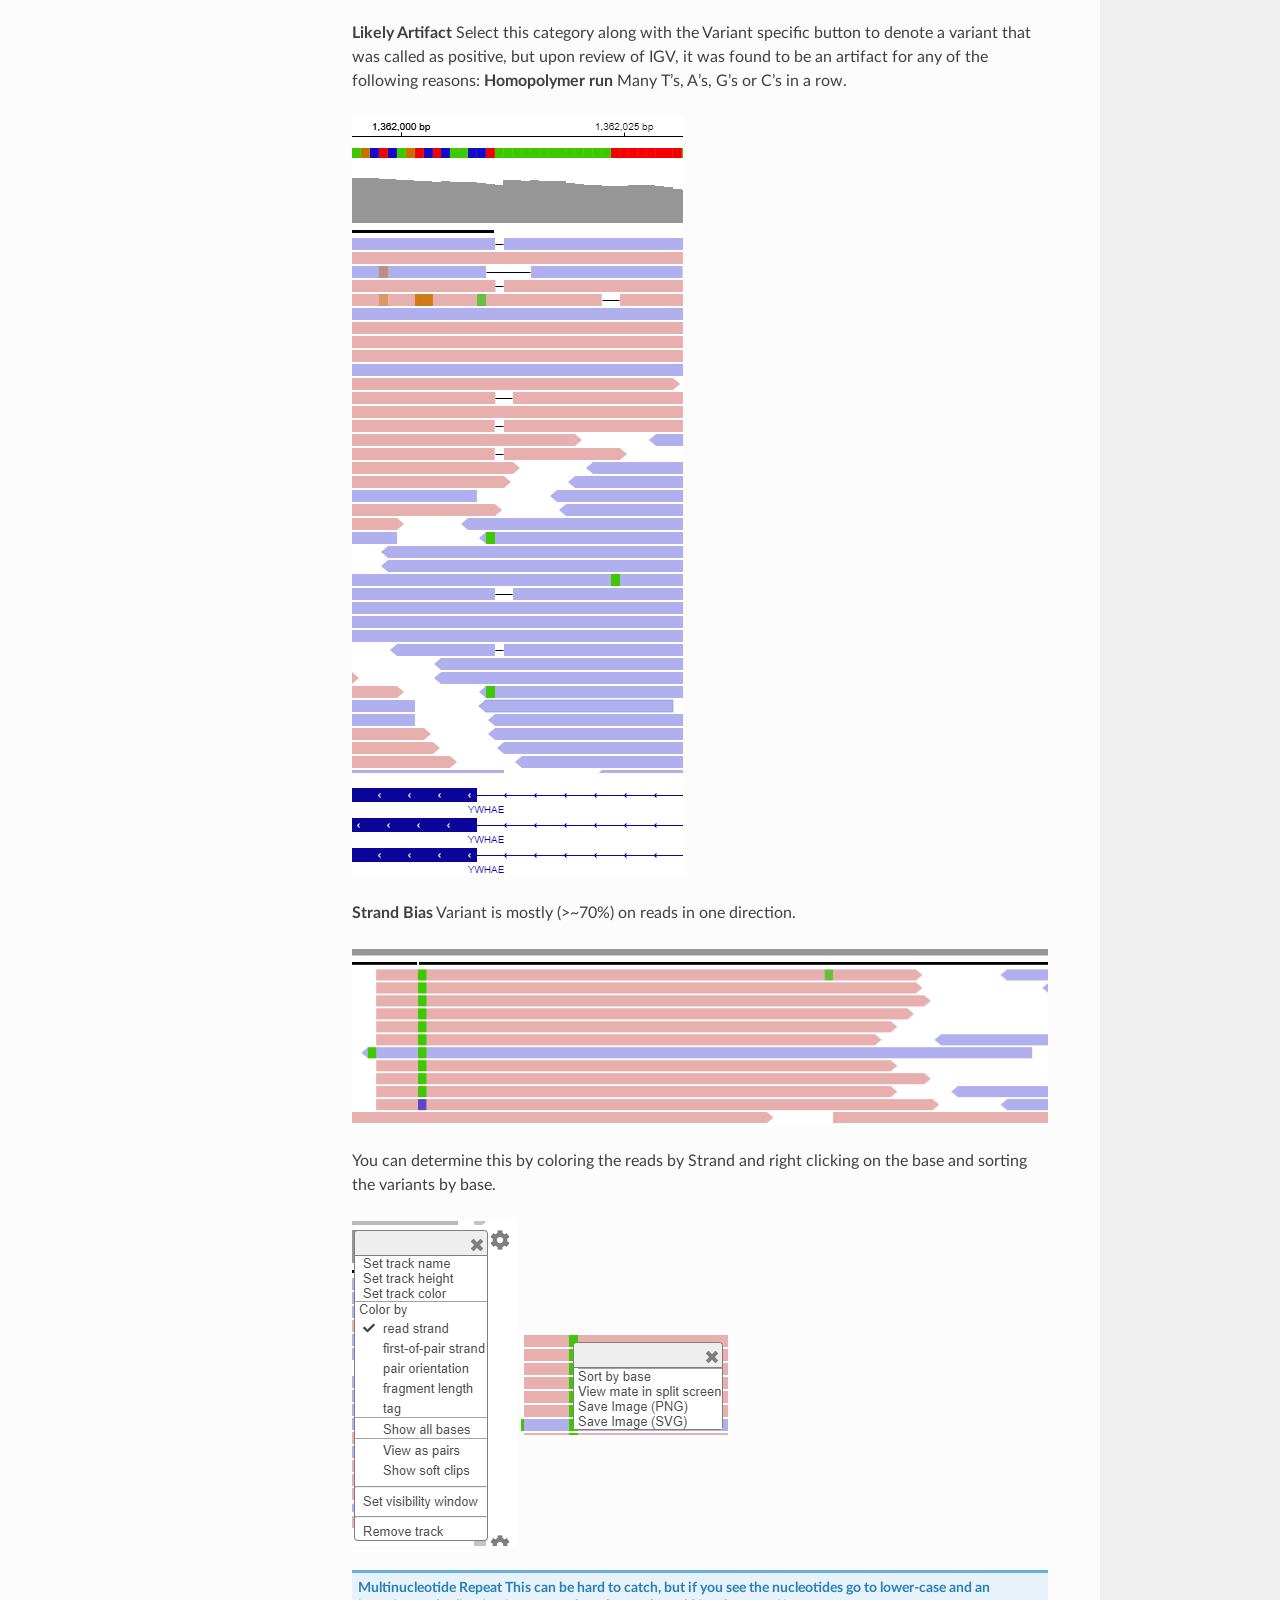
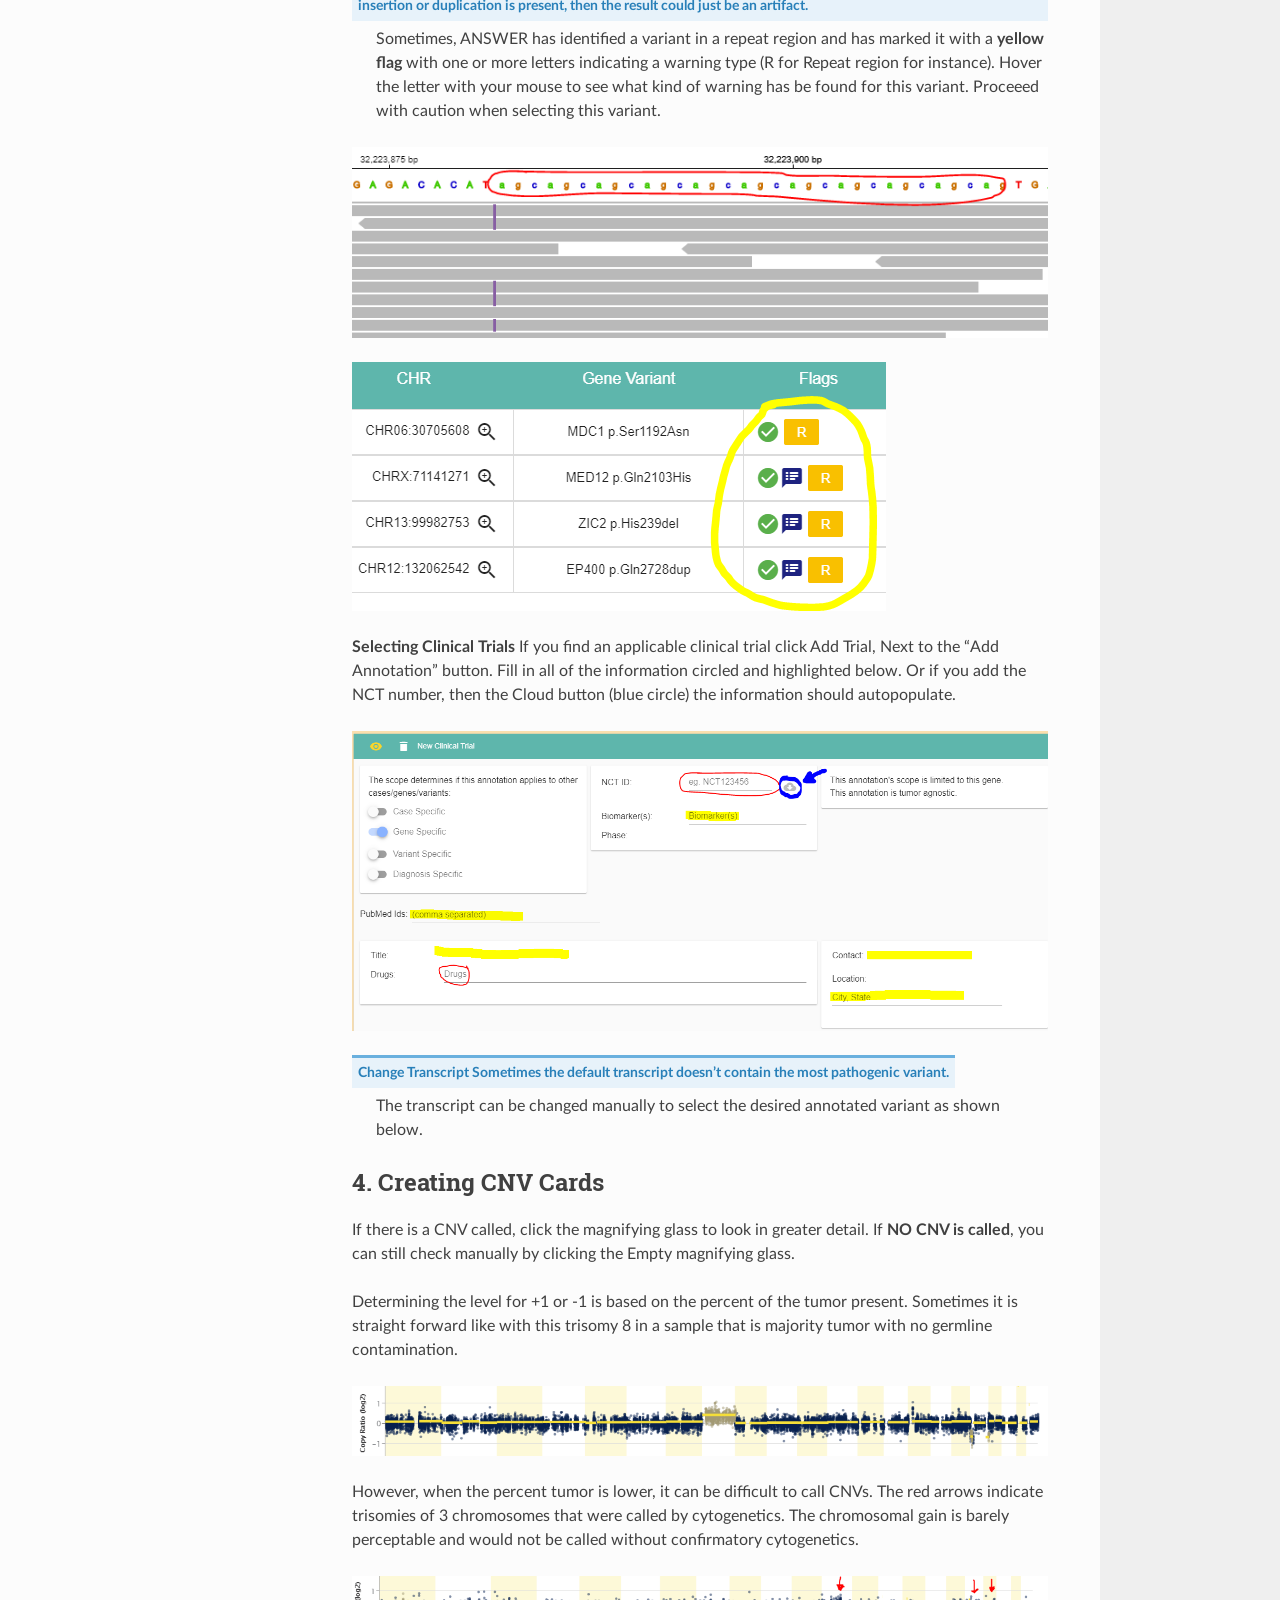
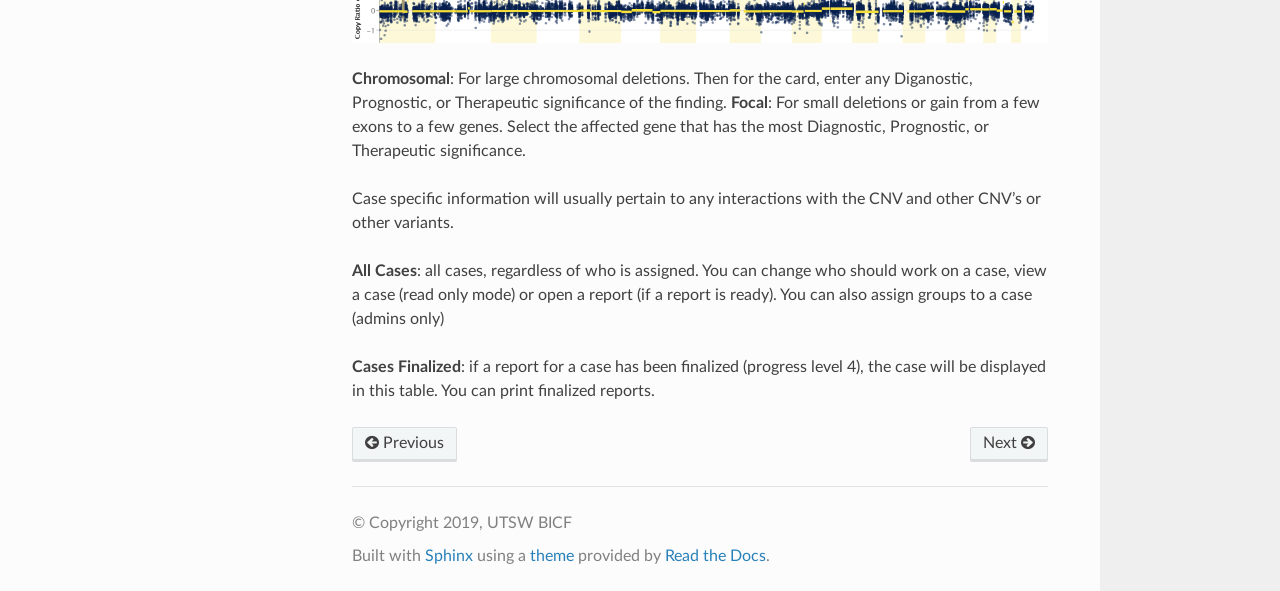
<file: dir_structure/opt/answer/docs/html/howto/start_a_case.html>
<!DOCTYPE html>
<!--[if IE 8]><html class="no-js lt-ie9" lang="en" > <![endif]-->
<!--[if gt IE 8]><!--> <html class="no-js" lang="en" > <!--<![endif]-->
<head>
  <meta charset="utf-8">
  
  <meta name="viewport" content="width=device-width, initial-scale=1.0">
  
  <title>How to Start an NGS case &mdash; Answer Documentation  documentation</title>
  

  
  
    <link rel="shortcut icon" href="../_static/lifebuoy.ico"/>
  
  
  

  

  
  
    

  

  <link rel="stylesheet" href="../_static/css/theme.css" type="text/css" />
  <link rel="stylesheet" href="../_static/pygments.css" type="text/css" />
  <link rel="stylesheet" href="../_static/css/custom.css" type="text/css" />
    <link rel="index" title="Index" href="../genindex.html" />
    <link rel="search" title="Search" href="../search.html" />
    <link rel="next" title="FAQ" href="../faq.html" />
    <link rel="prev" title="Preferences" href="../preferences.html" /> 

  
  <script src="../_static/js/modernizr.min.js"></script>

</head>

<body class="wy-body-for-nav">

   
  <div class="wy-grid-for-nav">

    
    <nav data-toggle="wy-nav-shift" class="wy-nav-side">
      <div class="wy-side-scroll">
        <div class="wy-side-nav-search">
          

          
            <a href="../index.html" class="icon icon-home"> Answer Documentation
          

          
            
            <img src="../_static/answer-logo-icon-xsmall.png" class="logo" alt="Logo"/>
          
          </a>

          
            
            
          

          
<div role="search">
  <form id="rtd-search-form" class="wy-form" action="../search.html" method="get">
    <input type="text" name="q" placeholder="Search docs" />
    <input type="hidden" name="check_keywords" value="yes" />
    <input type="hidden" name="area" value="default" />
  </form>
</div>

          
        </div>

        <div class="wy-menu wy-menu-vertical" data-spy="affix" role="navigation" aria-label="main navigation">
          
            
            
              
            
            
              <ul class="current">
<li class="toctree-l1"><a class="reference internal" href="../features.html">Using Answer</a></li>
<li class="toctree-l1"><a class="reference internal" href="../homepage.html"> Home / Worklist</a></li>
<li class="toctree-l1"><a class="reference internal" href="../opencase.html">Open Case</a></li>
<li class="toctree-l1"><a class="reference internal" href="../openreport.html">Open Report</a></li>
<li class="toctree-l1"><a class="reference internal" href="../annotations.html">Annotations</a></li>
<li class="toctree-l1"><a class="reference internal" href="../admin.html"> Admin</a></li>
<li class="toctree-l1"><a class="reference internal" href="../preferences.html"> Preferences</a></li>
<li class="toctree-l1 current"><a class="current reference internal" href="#">How to Start an NGS case</a><ul>
<li class="toctree-l2"><a class="reference internal" href="#find-case-in-answer-and-assign-yourself">1. Find case in ANSWER and assign yourself</a></li>
<li class="toctree-l2"><a class="reference internal" href="#standard-filtering-strategies">2. Standard Filtering Strategies</a></li>
<li class="toctree-l2"><a class="reference internal" href="#creating-variant-cards">3. Creating Variant Cards</a></li>
<li class="toctree-l2"><a class="reference internal" href="#creating-cnv-cards">4. Creating CNV Cards</a></li>
</ul>
</li>
<li class="toctree-l1"><a class="reference internal" href="../faq.html">FAQ</a></li>
</ul>

            
          
        </div>
      </div>
    </nav>

    <section data-toggle="wy-nav-shift" class="wy-nav-content-wrap">

      
      <nav class="wy-nav-top" aria-label="top navigation">
        
          <i data-toggle="wy-nav-top" class="fa fa-bars"></i>
          <a href="../index.html">Answer Documentation</a>
        
      </nav>


      <div class="wy-nav-content">
        
        <div class="rst-content">
        
          















<div role="navigation" aria-label="breadcrumbs navigation">

  <ul class="wy-breadcrumbs">
    
      <li><a href="../index.html">Docs</a> &raquo;</li>
        
      <li>How to Start an NGS case</li>
    
    
      <li class="wy-breadcrumbs-aside">
        
            
        
      </li>
    
  </ul>

  
  <hr/>
</div>
          <div role="main" class="document" itemscope="itemscope" itemtype="http://schema.org/Article">
           <div itemprop="articleBody">
            
  <div class="section" id="how-to-start-an-ngs-case">
<span id="startcase"></span><h1>How to Start an NGS case<a class="headerlink" href="#how-to-start-an-ngs-case" title="Permalink to this headline">¶</a></h1>
<div class="section" id="find-case-in-answer-and-assign-yourself">
<h2>1. Find case in ANSWER and assign yourself<a class="headerlink" href="#find-case-in-answer-and-assign-yourself" title="Permalink to this headline">¶</a></h2>
<ol class="upperalpha simple">
<li><p>Log into ANSER using UTSW credentials (answer.biohpc.swmed.edu)</p></li>
<li><p>On the dashboard search for a case and in the right-hand column, click the clipboard with a figure on it.</p></li>
<li><p>Then select the button next to your name. The button will turn blue.</p></li>
</ol>
<a class="reference internal image-reference" href="../_images/Assign_yourself.png"><img alt="../_images/Assign_yourself.png" src="../_images/Assign_yourself.png" style="width: 250px;" /></a>
<a class="reference internal image-reference" href="../_images/Assign_yourself2.png"><img alt="../_images/Assign_yourself2.png" src="../_images/Assign_yourself2.png" style="width: 500px;" /></a>
</div>
<div class="section" id="standard-filtering-strategies">
<h2>2. Standard Filtering Strategies<a class="headerlink" href="#standard-filtering-strategies" title="Permalink to this headline">¶</a></h2>
<p>The principle goal of the assay is the determine somatic variants.
As blood can often contaminate saliva (up to 20-30% VAF), the reviewer must determine what level of contamination is present in your case.
This is mostly relevant for Hematopoietic malignancies.</p>
<ol class="upperalpha simple">
<li><p>Open the Filter Bar and select <strong>PASS QC</strong></p></li>
<li><p>To remove recurrent False Positives (technical artifact), Set <strong>Repeat MAX to 10</strong></p></li>
<li><p>Sort the <strong>Normal Variant Frequency</strong> from Low to High.</p></li>
<li><p>Look for Tumor VAF <strong>&gt;10% compared</strong> to the Normal VAF.</p></li>
<li><p>Alternatively, if you can find a <strong>clearly pathogenic variant</strong>, the Normal VAF of that variant will represent tumor contamination.</p></li>
</ol>
</div>
<div class="section" id="creating-variant-cards">
<h2>3. Creating Variant Cards<a class="headerlink" href="#creating-variant-cards" title="Permalink to this headline">¶</a></h2>
<p><strong>Variant is somatic, but VUS</strong>: Select <strong>Gene function</strong> and select Tier 3. Nothing else needs to be created.</p>
<p>For help in describing the gene function, click on <strong>Look Up Tool- gene level</strong> This will take you to information on this specific gene including gene function.</p>
<p>For help determining the specific significance of a variant, click <strong>Look Up Tool- Variant</strong> This will show information specific to a variant. Several databases are pulled together into one place.
For more information, you can click links here for <strong>ClinVar, dpSNP, and COSMIC</strong>. These can quickly direct you to helpful databases directly.</p>
<p><strong>Variant is somatic with Prognostic significance</strong>: Select Prognostic, and determine Tier.</p>
<p><strong>Variant is somatic with Diagnostic significance</strong>: Select Diagnostic, and determine Tier.</p>
<a class="reference internal image-reference" href="../_images/Tier_guide.PNG"><img alt="../_images/Tier_guide.PNG" src="../_images/Tier_guide.PNG" style="width: 600px;" /></a>
<p><strong>Variant is somatic with Therapeutic significance</strong>: Select Therapeutic, <strong>Enter Drugs</strong>, determine Tier. Select whether vairant indicates <strong>resistance</strong> to drugs.</p>
<p><strong>Epidemiology</strong> Select this category when you describe the prevalence of a variant in a specific cancer type or several cancer types. For example: KRAS G12D is common in adenocarcinoma or JAK2 V617F is present in almost all myeloproliferative neoplasms.</p>
<p><strong>Variant Function</strong> can be selected when the variant may have a special function like Gain of Function.</p>
<p>If you have access to the BAM files, the desktop version of IGV has many resources to determine if a variant is
worth considering. IGV is available here: <a class="reference external" href="https://software.broadinstitute.org/software/igv/">https://software.broadinstitute.org/software/igv/</a></p>
<p>If you do not have direct access to the BAM files, Answer provides 3 ways to view them in IGV.
After opening a SNP with the <a class="reference internal" href="../_images/baseline_zoom_in_black_18dp.png"><img alt="zoom" src="../_images/baseline_zoom_in_black_18dp.png" style="width: 20px;" /></a> button, open the <strong>IGV</strong> menu in the toolbar at the top:</p>
<img alt="../_images/igv_menu.png" src="../_images/igv_menu.png" />
<p><strong>Web IGV</strong>: use this option if you do not have IGV installed on your computer or just need to quickly look at a SNP.</p>
<p><strong>Desktop IGV (auto load)</strong>: this button will launch IGV on your computer and load all available bam files. Use this option for a more detailed view of a SNP.</p>
<p><strong>Desktop IGV (manual load)</strong>: even if IGV is installed on your computer, some security settings may prevent you from automatically launching and loading bam files from the web.
This button will download a session file that you can open in IGV manually (File -&gt; Open Session).</p>
<p>This will load the three BAM files for the case: tumor, normal and RNA (if available).</p>
<p><strong>Likely Artifact</strong> Select this category along with the Variant specific button to denote a variant that was called as positive, but upon review of IGV, it was found to be an artifact for any of the following reasons:
<strong>Homopolymer run</strong> Many T’s, A’s, G’s or C’s in a row.</p>
<img alt="../_images/PolyT_run.png" src="../_images/PolyT_run.png" />
<p><strong>Strand Bias</strong> Variant is mostly  (&gt;~70%) on reads in one direction.</p>
<img alt="../_images/Strand_bias.png" src="../_images/Strand_bias.png" />
<p>You can determine this by coloring the reads by Strand and right clicking on the base and sorting the variants by base.</p>
<img alt="../_images/color_read_strand.PNG" src="../_images/color_read_strand.PNG" />
<img alt="../_images/sort_by_base.PNG" src="../_images/sort_by_base.PNG" />
<dl class="simple">
<dt><strong>Multinucleotide Repeat</strong> This can be hard to catch, but if you see the nucleotides go to lower-case and an insertion or duplication is present, then the result could just be an artifact.</dt><dd><p>Sometimes, ANSWER has identified a variant in a repeat region and has marked it with a <strong>yellow flag</strong> with one or more letters indicating a warning type (R for Repeat region for instance).
Hover the letter with your mouse to see what kind of warning has be found for this variant. Proceeed with caution when selecting this variant.</p>
</dd>
</dl>
<img alt="../_images/Multinucleotide_repeat.png" src="../_images/Multinucleotide_repeat.png" />
<img alt="../_images/Repeat_flag.png" src="../_images/Repeat_flag.png" />
<p><strong>Selecting Clinical Trials</strong> If you find an applicable clinical trial click Add Trial, Next to the “Add Annotation” button.
Fill in all of the information circled and highlighted below. Or if you add the NCT number, then the Cloud button (blue circle) the information should autopopulate.</p>
<a class="reference internal image-reference" href="../_images/clinical_trial_info.png"><img alt="../_images/clinical_trial_info.png" src="../_images/clinical_trial_info.png" style="width: 700px;" /></a>
<dl class="simple">
<dt><strong>Change Transcript</strong> Sometimes the default transcript doesn’t contain the most pathogenic variant.</dt><dd><p>The transcript can be changed manually to select the desired annotated variant as shown below.</p>
</dd>
</dl>
</div>
<div class="section" id="creating-cnv-cards">
<h2>4. Creating CNV Cards<a class="headerlink" href="#creating-cnv-cards" title="Permalink to this headline">¶</a></h2>
<p>If there is a CNV called,  click the magnifying glass to look in greater detail.
If <strong>NO CNV is called</strong>, you can still check manually by clicking the Empty magnifying glass.</p>
<p>Determining the level for +1 or -1 is based on the percent of the tumor present.
Sometimes it is straight forward like with this trisomy 8 in a sample that is majority tumor with no germline contamination.</p>
<a class="reference internal image-reference" href="../_images/CNV_tri8.png"><img alt="../_images/CNV_tri8.png" src="../_images/CNV_tri8.png" style="width: 700px;" /></a>
<p>However, when the percent tumor is lower, it can be difficult to call CNVs.
The red arrows indicate trisomies of 3 chromosomes that were called by cytogenetics.
The chromosomal gain is barely perceptable and would not be called without confirmatory cytogenetics.</p>
<a class="reference internal image-reference" href="../_images/low_freq_cnv.png"><img alt="../_images/low_freq_cnv.png" src="../_images/low_freq_cnv.png" style="width: 700px;" /></a>
<p><strong>Chromosomal</strong>: For large chromosomal deletions. Then for the card, enter any Diganostic, Prognostic, or Therapeutic significance of the finding.
<strong>Focal</strong>: For small deletions or gain from a few exons to a few genes. Select the affected gene that has the most Diagnostic, Prognostic, or Therapeutic significance.</p>
<p>Case specific information will usually pertain to any interactions with the CNV and other CNV’s or other variants.</p>
<p><strong>All Cases</strong>: all cases, regardless of who is assigned. You can change who should work on a case, view a case (read only mode) or open a report (if a report is ready).
You can also assign groups to a case (admins only)</p>
<p><strong>Cases Finalized</strong>: if a report for a case has been finalized (progress level 4), the case will be displayed in this table. You can print finalized reports.</p>
</div>
</div>


           </div>
           
          </div>
          <footer>
  
    <div class="rst-footer-buttons" role="navigation" aria-label="footer navigation">
      
        <a href="../faq.html" class="btn btn-neutral float-right" title="FAQ" accesskey="n" rel="next">Next <span class="fa fa-arrow-circle-right"></span></a>
      
      
        <a href="../preferences.html" class="btn btn-neutral" title="Preferences" accesskey="p" rel="prev"><span class="fa fa-arrow-circle-left"></span> Previous</a>
      
    </div>
  

  <hr/>

  <div role="contentinfo">
    <p>
        &copy; Copyright 2019, UTSW BICF

    </p>
  </div>
  Built with <a href="http://sphinx-doc.org/">Sphinx</a> using a <a href="https://github.com/rtfd/sphinx_rtd_theme">theme</a> provided by <a href="https://readthedocs.org">Read the Docs</a>. 

</footer>

        </div>
      </div>

    </section>

  </div>
  


  

    
    
      <script type="text/javascript" id="documentation_options" data-url_root="../" src="../_static/documentation_options.js"></script>
        <script type="text/javascript" src="../_static/jquery.js"></script>
        <script type="text/javascript" src="../_static/underscore.js"></script>
        <script type="text/javascript" src="../_static/doctools.js"></script>
        <script type="text/javascript" src="../_static/language_data.js"></script>
    

  

  <script type="text/javascript" src="../_static/js/theme.js"></script>

  <script type="text/javascript">
      jQuery(function () {
          SphinxRtdTheme.Navigation.enable(true);
      });
  </script> 

</body>
</html>
</file>
<file: dir_structure/opt/answer/docs/html/_static/css/theme.css>
/* sphinx_rtd_theme version 0.4.2 | MIT license */
/* Built 20181005 13:10 */
*{-webkit-box-sizing:border-box;-moz-box-sizing:border-box;box-sizing:border-box}article,aside,details,figcaption,figure,footer,header,hgroup,nav,section{display:block}audio,canvas,video{display:inline-block;*display:inline;*zoom:1}audio:not([controls]){display:none}[hidden]{display:none}*{-webkit-box-sizing:border-box;-moz-box-sizing:border-box;box-sizing:border-box}html{font-size:100%;-webkit-text-size-adjust:100%;-ms-text-size-adjust:100%}body{margin:0}a:hover,a:active{outline:0}abbr[title]{border-bottom:1px dotted}b,strong{font-weight:bold}blockquote{margin:0}dfn{font-style:italic}ins{background:#ff9;color:#000;text-decoration:none}mark{background:#ff0;color:#000;font-style:italic;font-weight:bold}pre,code,.rst-content tt,.rst-content code,kbd,samp{font-family:monospace,serif;_font-family:"courier new",monospace;font-size:1em}pre{white-space:pre}q{quotes:none}q:before,q:after{content:"";content:none}small{font-size:85%}sub,sup{font-size:75%;line-height:0;position:relative;vertical-align:baseline}sup{top:-0.5em}sub{bottom:-0.25em}ul,ol,dl{margin:0;padding:0;list-style:none;list-style-image:none}li{list-style:none}dd{margin:0}img{border:0;-ms-interpolation-mode:bicubic;vertical-align:middle;max-width:100%}svg:not(:root){overflow:hidden}figure{margin:0}form{margin:0}fieldset{border:0;margin:0;padding:0}label{cursor:pointer}legend{border:0;*margin-left:-7px;padding:0;white-space:normal}button,input,select,textarea{font-size:100%;margin:0;vertical-align:baseline;*vertical-align:middle}button,input{line-height:normal}button,input[type="button"],input[type="reset"],input[type="submit"]{cursor:pointer;-webkit-appearance:button;*overflow:visible}button[disabled],input[disabled]{cursor:default}input[type="checkbox"],input[type="radio"]{box-sizing:border-box;padding:0;*width:13px;*height:13px}input[type="search"]{-webkit-appearance:textfield;-moz-box-sizing:content-box;-webkit-box-sizing:content-box;box-sizing:content-box}input[type="search"]::-webkit-search-decoration,input[type="search"]::-webkit-search-cancel-button{-webkit-appearance:none}button::-moz-focus-inner,input::-moz-focus-inner{border:0;padding:0}textarea{overflow:auto;vertical-align:top;resize:vertical}table{border-collapse:collapse;border-spacing:0}td{vertical-align:top}.chromeframe{margin:.2em 0;background:#ccc;color:#000;padding:.2em 0}.ir{display:block;border:0;text-indent:-999em;overflow:hidden;background-color:transparent;background-repeat:no-repeat;text-align:left;direction:ltr;*line-height:0}.ir br{display:none}.hidden{display:none !important;visibility:hidden}.visuallyhidden{border:0;clip:rect(0 0 0 0);height:1px;margin:-1px;overflow:hidden;padding:0;position:absolute;width:1px}.visuallyhidden.focusable:active,.visuallyhidden.focusable:focus{clip:auto;height:auto;margin:0;overflow:visible;position:static;width:auto}.invisible{visibility:hidden}.relative{position:relative}big,small{font-size:100%}@media print{html,body,section{background:none !important}*{box-shadow:none !important;text-shadow:none !important;filter:none !important;-ms-filter:none !important}a,a:visited{text-decoration:underline}.ir a:after,a[href^="javascript:"]:after,a[href^="#"]:after{content:""}pre,blockquote{page-break-inside:avoid}thead{display:table-header-group}tr,img{page-break-inside:avoid}img{max-width:100% !important}@page{margin:.5cm}p,h2,.rst-content .toctree-wrapper p.caption,h3{orphans:3;widows:3}h2,.rst-content .toctree-wrapper p.caption,h3{page-break-after:avoid}}.fa:before,.wy-menu-vertical li span.toctree-expand:before,.wy-menu-vertical li.on a span.toctree-expand:before,.wy-menu-vertical li.current>a span.toctree-expand:before,.rst-content .admonition-title:before,.rst-content h1 .headerlink:before,.rst-content h2 .headerlink:before,.rst-content h3 .headerlink:before,.rst-content h4 .headerlink:before,.rst-content h5 .headerlink:before,.rst-content h6 .headerlink:before,.rst-content dl dt .headerlink:before,.rst-content p.caption .headerlink:before,.rst-content table>caption .headerlink:before,.rst-content tt.download span:first-child:before,.rst-content code.download span:first-child:before,.icon:before,.wy-dropdown .caret:before,.wy-inline-validate.wy-inline-validate-success .wy-input-context:before,.wy-inline-validate.wy-inline-validate-danger .wy-input-context:before,.wy-inline-validate.wy-inline-validate-warning .wy-input-context:before,.wy-inline-validate.wy-inline-validate-info .wy-input-context:before,.wy-alert,.rst-content .note,.rst-content .attention,.rst-content .caution,.rst-content .danger,.rst-content .error,.rst-content .hint,.rst-content .important,.rst-content .tip,.rst-content .warning,.rst-content .seealso,.rst-content .admonition-todo,.rst-content .admonition,.btn,input[type="text"],input[type="password"],input[type="email"],input[type="url"],input[type="date"],input[type="month"],input[type="time"],input[type="datetime"],input[type="datetime-local"],input[type="week"],input[type="number"],input[type="search"],input[type="tel"],input[type="color"],select,textarea,.wy-menu-vertical li.on a,.wy-menu-vertical li.current>a,.wy-side-nav-search>a,.wy-side-nav-search .wy-dropdown>a,.wy-nav-top a{-webkit-font-smoothing:antialiased}.clearfix{*zoom:1}.clearfix:before,.clearfix:after{display:table;content:""}.clearfix:after{clear:both}/*!
 *  Font Awesome 4.7.0 by @davegandy - http://fontawesome.io - @fontawesome
 *  License - http://fontawesome.io/license (Font: SIL OFL 1.1, CSS: MIT License)
 */@font-face{font-family:'FontAwesome';src:url("../fonts/fontawesome-webfont.eot?v=4.7.0");src:url("../fonts/fontawesome-webfont.eot?#iefix&v=4.7.0") format("embedded-opentype"),url("../fonts/fontawesome-webfont.woff2?v=4.7.0") format("woff2"),url("../fonts/fontawesome-webfont.woff?v=4.7.0") format("woff"),url("../fonts/fontawesome-webfont.ttf?v=4.7.0") format("truetype"),url("../fonts/fontawesome-webfont.svg?v=4.7.0#fontawesomeregular") format("svg");font-weight:normal;font-style:normal}.fa,.wy-menu-vertical li span.toctree-expand,.wy-menu-vertical li.on a span.toctree-expand,.wy-menu-vertical li.current>a span.toctree-expand,.rst-content .admonition-title,.rst-content h1 .headerlink,.rst-content h2 .headerlink,.rst-content h3 .headerlink,.rst-content h4 .headerlink,.rst-content h5 .headerlink,.rst-content h6 .headerlink,.rst-content dl dt .headerlink,.rst-content p.caption .headerlink,.rst-content table>caption .headerlink,.rst-content tt.download span:first-child,.rst-content code.download span:first-child,.icon{display:inline-block;font:normal normal normal 14px/1 FontAwesome;font-size:inherit;text-rendering:auto;-webkit-font-smoothing:antialiased;-moz-osx-font-smoothing:grayscale}.fa-lg{font-size:1.3333333333em;line-height:.75em;vertical-align:-15%}.fa-2x{font-size:2em}.fa-3x{font-size:3em}.fa-4x{font-size:4em}.fa-5x{font-size:5em}.fa-fw{width:1.2857142857em;text-align:center}.fa-ul{padding-left:0;margin-left:2.1428571429em;list-style-type:none}.fa-ul>li{position:relative}.fa-li{position:absolute;left:-2.1428571429em;width:2.1428571429em;top:.1428571429em;text-align:center}.fa-li.fa-lg{left:-1.8571428571em}.fa-border{padding:.2em .25em .15em;border:solid 0.08em #eee;border-radius:.1em}.fa-pull-left{float:left}.fa-pull-right{float:right}.fa.fa-pull-left,.wy-menu-vertical li span.fa-pull-left.toctree-expand,.wy-menu-vertical li.on a span.fa-pull-left.toctree-expand,.wy-menu-vertical li.current>a span.fa-pull-left.toctree-expand,.rst-content .fa-pull-left.admonition-title,.rst-content h1 .fa-pull-left.headerlink,.rst-content h2 .fa-pull-left.headerlink,.rst-content h3 .fa-pull-left.headerlink,.rst-content h4 .fa-pull-left.headerlink,.rst-content h5 .fa-pull-left.headerlink,.rst-content h6 .fa-pull-left.headerlink,.rst-content dl dt .fa-pull-left.headerlink,.rst-content p.caption .fa-pull-left.headerlink,.rst-content table>caption .fa-pull-left.headerlink,.rst-content tt.download span.fa-pull-left:first-child,.rst-content code.download span.fa-pull-left:first-child,.fa-pull-left.icon{margin-right:.3em}.fa.fa-pull-right,.wy-menu-vertical li span.fa-pull-right.toctree-expand,.wy-menu-vertical li.on a span.fa-pull-right.toctree-expand,.wy-menu-vertical li.current>a span.fa-pull-right.toctree-expand,.rst-content .fa-pull-right.admonition-title,.rst-content h1 .fa-pull-right.headerlink,.rst-content h2 .fa-pull-right.headerlink,.rst-content h3 .fa-pull-right.headerlink,.rst-content h4 .fa-pull-right.headerlink,.rst-content h5 .fa-pull-right.headerlink,.rst-content h6 .fa-pull-right.headerlink,.rst-content dl dt .fa-pull-right.headerlink,.rst-content p.caption .fa-pull-right.headerlink,.rst-content table>caption .fa-pull-right.headerlink,.rst-content tt.download span.fa-pull-right:first-child,.rst-content code.download span.fa-pull-right:first-child,.fa-pull-right.icon{margin-left:.3em}.pull-right{float:right}.pull-left{float:left}.fa.pull-left,.wy-menu-vertical li span.pull-left.toctree-expand,.wy-menu-vertical li.on a span.pull-left.toctree-expand,.wy-menu-vertical li.current>a span.pull-left.toctree-expand,.rst-content .pull-left.admonition-title,.rst-content h1 .pull-left.headerlink,.rst-content h2 .pull-left.headerlink,.rst-content h3 .pull-left.headerlink,.rst-content h4 .pull-left.headerlink,.rst-content h5 .pull-left.headerlink,.rst-content h6 .pull-left.headerlink,.rst-content dl dt .pull-left.headerlink,.rst-content p.caption .pull-left.headerlink,.rst-content table>caption .pull-left.headerlink,.rst-content tt.download span.pull-left:first-child,.rst-content code.download span.pull-left:first-child,.pull-left.icon{margin-right:.3em}.fa.pull-right,.wy-menu-vertical li span.pull-right.toctree-expand,.wy-menu-vertical li.on a span.pull-right.toctree-expand,.wy-menu-vertical li.current>a span.pull-right.toctree-expand,.rst-content .pull-right.admonition-title,.rst-content h1 .pull-right.headerlink,.rst-content h2 .pull-right.headerlink,.rst-content h3 .pull-right.headerlink,.rst-content h4 .pull-right.headerlink,.rst-content h5 .pull-right.headerlink,.rst-content h6 .pull-right.headerlink,.rst-content dl dt .pull-right.headerlink,.rst-content p.caption .pull-right.headerlink,.rst-content table>caption .pull-right.headerlink,.rst-content tt.download span.pull-right:first-child,.rst-content code.download span.pull-right:first-child,.pull-right.icon{margin-left:.3em}.fa-spin{-webkit-animation:fa-spin 2s infinite linear;animation:fa-spin 2s infinite linear}.fa-pulse{-webkit-animation:fa-spin 1s infinite steps(8);animation:fa-spin 1s infinite steps(8)}@-webkit-keyframes fa-spin{0%{-webkit-transform:rotate(0deg);transform:rotate(0deg)}100%{-webkit-transform:rotate(359deg);transform:rotate(359deg)}}@keyframes fa-spin{0%{-webkit-transform:rotate(0deg);transform:rotate(0deg)}100%{-webkit-transform:rotate(359deg);transform:rotate(359deg)}}.fa-rotate-90{-ms-filter:"progid:DXImageTransform.Microsoft.BasicImage(rotation=1)";-webkit-transform:rotate(90deg);-ms-transform:rotate(90deg);transform:rotate(90deg)}.fa-rotate-180{-ms-filter:"progid:DXImageTransform.Microsoft.BasicImage(rotation=2)";-webkit-transform:rotate(180deg);-ms-transform:rotate(180deg);transform:rotate(180deg)}.fa-rotate-270{-ms-filter:"progid:DXImageTransform.Microsoft.BasicImage(rotation=3)";-webkit-transform:rotate(270deg);-ms-transform:rotate(270deg);transform:rotate(270deg)}.fa-flip-horizontal{-ms-filter:"progid:DXImageTransform.Microsoft.BasicImage(rotation=0, mirror=1)";-webkit-transform:scale(-1, 1);-ms-transform:scale(-1, 1);transform:scale(-1, 1)}.fa-flip-vertical{-ms-filter:"progid:DXImageTransform.Microsoft.BasicImage(rotation=2, mirror=1)";-webkit-transform:scale(1, -1);-ms-transform:scale(1, -1);transform:scale(1, -1)}:root .fa-rotate-90,:root .fa-rotate-180,:root .fa-rotate-270,:root .fa-flip-horizontal,:root .fa-flip-vertical{filter:none}.fa-stack{position:relative;display:inline-block;width:2em;height:2em;line-height:2em;vertical-align:middle}.fa-stack-1x,.fa-stack-2x{position:absolute;left:0;width:100%;text-align:center}.fa-stack-1x{line-height:inherit}.fa-stack-2x{font-size:2em}.fa-inverse{color:#fff}.fa-glass:before{content:""}.fa-music:before{content:""}.fa-search:before,.icon-search:before{content:""}.fa-envelope-o:before{content:""}.fa-heart:before{content:""}.fa-star:before{content:""}.fa-star-o:before{content:""}.fa-user:before{content:""}.fa-film:before{content:""}.fa-th-large:before{content:""}.fa-th:before{content:""}.fa-th-list:before{content:""}.fa-check:before{content:""}.fa-remove:before,.fa-close:before,.fa-times:before{content:""}.fa-search-plus:before{content:""}.fa-search-minus:before{content:""}.fa-power-off:before{content:""}.fa-signal:before{content:""}.fa-gear:before,.fa-cog:before{content:""}.fa-trash-o:before{content:""}.fa-home:before,.icon-home:before{content:""}.fa-file-o:before{content:""}.fa-clock-o:before{content:""}.fa-road:before{content:""}.fa-download:before,.rst-content tt.download span:first-child:before,.rst-content code.download span:first-child:before{content:""}.fa-arrow-circle-o-down:before{content:""}.fa-arrow-circle-o-up:before{content:""}.fa-inbox:before{content:""}.fa-play-circle-o:before{content:""}.fa-rotate-right:before,.fa-repeat:before{content:""}.fa-refresh:before{content:""}.fa-list-alt:before{content:""}.fa-lock:before{content:""}.fa-flag:before{content:""}.fa-headphones:before{content:""}.fa-volume-off:before{content:""}.fa-volume-down:before{content:""}.fa-volume-up:before{content:""}.fa-qrcode:before{content:""}.fa-barcode:before{content:""}.fa-tag:before{content:""}.fa-tags:before{content:""}.fa-book:before,.icon-book:before{content:""}.fa-bookmark:before{content:""}.fa-print:before{content:""}.fa-camera:before{content:""}.fa-font:before{content:""}.fa-bold:before{content:""}.fa-italic:before{content:""}.fa-text-height:before{content:""}.fa-text-width:before{content:""}.fa-align-left:before{content:""}.fa-align-center:before{content:""}.fa-align-right:before{content:""}.fa-align-justify:before{content:""}.fa-list:before{content:""}.fa-dedent:before,.fa-outdent:before{content:""}.fa-indent:before{content:""}.fa-video-camera:before{content:""}.fa-photo:before,.fa-image:before,.fa-picture-o:before{content:""}.fa-pencil:before{content:""}.fa-map-marker:before{content:""}.fa-adjust:before{content:""}.fa-tint:before{content:""}.fa-edit:before,.fa-pencil-square-o:before{content:""}.fa-share-square-o:before{content:""}.fa-check-square-o:before{content:""}.fa-arrows:before{content:""}.fa-step-backward:before{content:""}.fa-fast-backward:before{content:""}.fa-backward:before{content:""}.fa-play:before{content:""}.fa-pause:before{content:""}.fa-stop:before{content:""}.fa-forward:before{content:""}.fa-fast-forward:before{content:""}.fa-step-forward:before{content:""}.fa-eject:before{content:""}.fa-chevron-left:before{content:""}.fa-chevron-right:before{content:""}.fa-plus-circle:before{content:""}.fa-minus-circle:before{content:""}.fa-times-circle:before,.wy-inline-validate.wy-inline-validate-danger .wy-input-context:before{content:""}.fa-check-circle:before,.wy-inline-validate.wy-inline-validate-success .wy-input-context:before{content:""}.fa-question-circle:before{content:""}.fa-info-circle:before{content:""}.fa-crosshairs:before{content:""}.fa-times-circle-o:before{content:""}.fa-check-circle-o:before{content:""}.fa-ban:before{content:""}.fa-arrow-left:before{content:""}.fa-arrow-right:before{content:""}.fa-arrow-up:before{content:""}.fa-arrow-down:before{content:""}.fa-mail-forward:before,.fa-share:before{content:""}.fa-expand:before{content:""}.fa-compress:before{content:""}.fa-plus:before{content:""}.fa-minus:before{content:""}.fa-asterisk:before{content:""}.fa-exclamation-circle:before,.wy-inline-validate.wy-inline-validate-warning .wy-input-context:before,.wy-inline-validate.wy-inline-validate-info .wy-input-context:before,.rst-content .admonition-title:before{content:""}.fa-gift:before{content:""}.fa-leaf:before{content:""}.fa-fire:before,.icon-fire:before{content:""}.fa-eye:before{content:""}.fa-eye-slash:before{content:""}.fa-warning:before,.fa-exclamation-triangle:before{content:""}.fa-plane:before{content:""}.fa-calendar:before{content:""}.fa-random:before{content:""}.fa-comment:before{content:""}.fa-magnet:before{content:""}.fa-chevron-up:before{content:""}.fa-chevron-down:before{content:""}.fa-retweet:before{content:""}.fa-shopping-cart:before{content:""}.fa-folder:before{content:""}.fa-folder-open:before{content:""}.fa-arrows-v:before{content:""}.fa-arrows-h:before{content:""}.fa-bar-chart-o:before,.fa-bar-chart:before{content:""}.fa-twitter-square:before{content:""}.fa-facebook-square:before{content:""}.fa-camera-retro:before{content:""}.fa-key:before{content:""}.fa-gears:before,.fa-cogs:before{content:""}.fa-comments:before{content:""}.fa-thumbs-o-up:before{content:""}.fa-thumbs-o-down:before{content:""}.fa-star-half:before{content:""}.fa-heart-o:before{content:""}.fa-sign-out:before{content:""}.fa-linkedin-square:before{content:""}.fa-thumb-tack:before{content:""}.fa-external-link:before{content:""}.fa-sign-in:before{content:""}.fa-trophy:before{content:""}.fa-github-square:before{content:""}.fa-upload:before{content:""}.fa-lemon-o:before{content:""}.fa-phone:before{content:""}.fa-square-o:before{content:""}.fa-bookmark-o:before{content:""}.fa-phone-square:before{content:""}.fa-twitter:before{content:""}.fa-facebook-f:before,.fa-facebook:before{content:""}.fa-github:before,.icon-github:before{content:""}.fa-unlock:before{content:""}.fa-credit-card:before{content:""}.fa-feed:before,.fa-rss:before{content:""}.fa-hdd-o:before{content:""}.fa-bullhorn:before{content:""}.fa-bell:before{content:""}.fa-certificate:before{content:""}.fa-hand-o-right:before{content:""}.fa-hand-o-left:before{content:""}.fa-hand-o-up:before{content:""}.fa-hand-o-down:before{content:""}.fa-arrow-circle-left:before,.icon-circle-arrow-left:before{content:""}.fa-arrow-circle-right:before,.icon-circle-arrow-right:before{content:""}.fa-arrow-circle-up:before{content:""}.fa-arrow-circle-down:before{content:""}.fa-globe:before{content:""}.fa-wrench:before{content:""}.fa-tasks:before{content:""}.fa-filter:before{content:""}.fa-briefcase:before{content:""}.fa-arrows-alt:before{content:""}.fa-group:before,.fa-users:before{content:""}.fa-chain:before,.fa-link:before,.icon-link:before{content:""}.fa-cloud:before{content:""}.fa-flask:before{content:""}.fa-cut:before,.fa-scissors:before{content:""}.fa-copy:before,.fa-files-o:before{content:""}.fa-paperclip:before{content:""}.fa-save:before,.fa-floppy-o:before{content:""}.fa-square:before{content:""}.fa-navicon:before,.fa-reorder:before,.fa-bars:before{content:""}.fa-list-ul:before{content:""}.fa-list-ol:before{content:""}.fa-strikethrough:before{content:""}.fa-underline:before{content:""}.fa-table:before{content:""}.fa-magic:before{content:""}.fa-truck:before{content:""}.fa-pinterest:before{content:""}.fa-pinterest-square:before{content:""}.fa-google-plus-square:before{content:""}.fa-google-plus:before{content:""}.fa-money:before{content:""}.fa-caret-down:before,.wy-dropdown .caret:before,.icon-caret-down:before{content:""}.fa-caret-up:before{content:""}.fa-caret-left:before{content:""}.fa-caret-right:before{content:""}.fa-columns:before{content:""}.fa-unsorted:before,.fa-sort:before{content:""}.fa-sort-down:before,.fa-sort-desc:before{content:""}.fa-sort-up:before,.fa-sort-asc:before{content:""}.fa-envelope:before{content:""}.fa-linkedin:before{content:""}.fa-rotate-left:before,.fa-undo:before{content:""}.fa-legal:before,.fa-gavel:before{content:""}.fa-dashboard:before,.fa-tachometer:before{content:""}.fa-comment-o:before{content:""}.fa-comments-o:before{content:""}.fa-flash:before,.fa-bolt:before{content:""}.fa-sitemap:before{content:""}.fa-umbrella:before{content:""}.fa-paste:before,.fa-clipboard:before{content:""}.fa-lightbulb-o:before{content:""}.fa-exchange:before{content:""}.fa-cloud-download:before{content:""}.fa-cloud-upload:before{content:""}.fa-user-md:before{content:""}.fa-stethoscope:before{content:""}.fa-suitcase:before{content:""}.fa-bell-o:before{content:""}.fa-coffee:before{content:""}.fa-cutlery:before{content:""}.fa-file-text-o:before{content:""}.fa-building-o:before{content:""}.fa-hospital-o:before{content:""}.fa-ambulance:before{content:""}.fa-medkit:before{content:""}.fa-fighter-jet:before{content:""}.fa-beer:before{content:""}.fa-h-square:before{content:""}.fa-plus-square:before{content:""}.fa-angle-double-left:before{content:""}.fa-angle-double-right:before{content:""}.fa-angle-double-up:before{content:""}.fa-angle-double-down:before{content:""}.fa-angle-left:before{content:""}.fa-angle-right:before{content:""}.fa-angle-up:before{content:""}.fa-angle-down:before{content:""}.fa-desktop:before{content:""}.fa-laptop:before{content:""}.fa-tablet:before{content:""}.fa-mobile-phone:before,.fa-mobile:before{content:""}.fa-circle-o:before{content:""}.fa-quote-left:before{content:""}.fa-quote-right:before{content:""}.fa-spinner:before{content:""}.fa-circle:before{content:""}.fa-mail-reply:before,.fa-reply:before{content:""}.fa-github-alt:before{content:""}.fa-folder-o:before{content:""}.fa-folder-open-o:before{content:""}.fa-smile-o:before{content:""}.fa-frown-o:before{content:""}.fa-meh-o:before{content:""}.fa-gamepad:before{content:""}.fa-keyboard-o:before{content:""}.fa-flag-o:before{content:""}.fa-flag-checkered:before{content:""}.fa-terminal:before{content:""}.fa-code:before{content:""}.fa-mail-reply-all:before,.fa-reply-all:before{content:""}.fa-star-half-empty:before,.fa-star-half-full:before,.fa-star-half-o:before{content:""}.fa-location-arrow:before{content:""}.fa-crop:before{content:""}.fa-code-fork:before{content:""}.fa-unlink:before,.fa-chain-broken:before{content:""}.fa-question:before{content:""}.fa-info:before{content:""}.fa-exclamation:before{content:""}.fa-superscript:before{content:""}.fa-subscript:before{content:""}.fa-eraser:before{content:""}.fa-puzzle-piece:before{content:""}.fa-microphone:before{content:""}.fa-microphone-slash:before{content:""}.fa-shield:before{content:""}.fa-calendar-o:before{content:""}.fa-fire-extinguisher:before{content:""}.fa-rocket:before{content:""}.fa-maxcdn:before{content:""}.fa-chevron-circle-left:before{content:""}.fa-chevron-circle-right:before{content:""}.fa-chevron-circle-up:before{content:""}.fa-chevron-circle-down:before{content:""}.fa-html5:before{content:""}.fa-css3:before{content:""}.fa-anchor:before{content:""}.fa-unlock-alt:before{content:""}.fa-bullseye:before{content:""}.fa-ellipsis-h:before{content:""}.fa-ellipsis-v:before{content:""}.fa-rss-square:before{content:""}.fa-play-circle:before{content:""}.fa-ticket:before{content:""}.fa-minus-square:before{content:""}.fa-minus-square-o:before,.wy-menu-vertical li.on a span.toctree-expand:before,.wy-menu-vertical li.current>a span.toctree-expand:before{content:""}.fa-level-up:before{content:""}.fa-level-down:before{content:""}.fa-check-square:before{content:""}.fa-pencil-square:before{content:""}.fa-external-link-square:before{content:""}.fa-share-square:before{content:""}.fa-compass:before{content:""}.fa-toggle-down:before,.fa-caret-square-o-down:before{content:""}.fa-toggle-up:before,.fa-caret-square-o-up:before{content:""}.fa-toggle-right:before,.fa-caret-square-o-right:before{content:""}.fa-euro:before,.fa-eur:before{content:""}.fa-gbp:before{content:""}.fa-dollar:before,.fa-usd:before{content:""}.fa-rupee:before,.fa-inr:before{content:""}.fa-cny:before,.fa-rmb:before,.fa-yen:before,.fa-jpy:before{content:""}.fa-ruble:before,.fa-rouble:before,.fa-rub:before{content:""}.fa-won:before,.fa-krw:before{content:""}.fa-bitcoin:before,.fa-btc:before{content:""}.fa-file:before{content:""}.fa-file-text:before{content:""}.fa-sort-alpha-asc:before{content:""}.fa-sort-alpha-desc:before{content:""}.fa-sort-amount-asc:before{content:""}.fa-sort-amount-desc:before{content:""}.fa-sort-numeric-asc:before{content:""}.fa-sort-numeric-desc:before{content:""}.fa-thumbs-up:before{content:""}.fa-thumbs-down:before{content:""}.fa-youtube-square:before{content:""}.fa-youtube:before{content:""}.fa-xing:before{content:""}.fa-xing-square:before{content:""}.fa-youtube-play:before{content:""}.fa-dropbox:before{content:""}.fa-stack-overflow:before{content:""}.fa-instagram:before{content:""}.fa-flickr:before{content:""}.fa-adn:before{content:""}.fa-bitbucket:before,.icon-bitbucket:before{content:""}.fa-bitbucket-square:before{content:""}.fa-tumblr:before{content:""}.fa-tumblr-square:before{content:""}.fa-long-arrow-down:before{content:""}.fa-long-arrow-up:before{content:""}.fa-long-arrow-left:before{content:""}.fa-long-arrow-right:before{content:""}.fa-apple:before{content:""}.fa-windows:before{content:""}.fa-android:before{content:""}.fa-linux:before{content:""}.fa-dribbble:before{content:""}.fa-skype:before{content:""}.fa-foursquare:before{content:""}.fa-trello:before{content:""}.fa-female:before{content:""}.fa-male:before{content:""}.fa-gittip:before,.fa-gratipay:before{content:""}.fa-sun-o:before{content:""}.fa-moon-o:before{content:""}.fa-archive:before{content:""}.fa-bug:before{content:""}.fa-vk:before{content:""}.fa-weibo:before{content:""}.fa-renren:before{content:""}.fa-pagelines:before{content:""}.fa-stack-exchange:before{content:""}.fa-arrow-circle-o-right:before{content:""}.fa-arrow-circle-o-left:before{content:""}.fa-toggle-left:before,.fa-caret-square-o-left:before{content:""}.fa-dot-circle-o:before{content:""}.fa-wheelchair:before{content:""}.fa-vimeo-square:before{content:""}.fa-turkish-lira:before,.fa-try:before{content:""}.fa-plus-square-o:before,.wy-menu-vertical li span.toctree-expand:before{content:""}.fa-space-shuttle:before{content:""}.fa-slack:before{content:""}.fa-envelope-square:before{content:""}.fa-wordpress:before{content:""}.fa-openid:before{content:""}.fa-institution:before,.fa-bank:before,.fa-university:before{content:""}.fa-mortar-board:before,.fa-graduation-cap:before{content:""}.fa-yahoo:before{content:""}.fa-google:before{content:""}.fa-reddit:before{content:""}.fa-reddit-square:before{content:""}.fa-stumbleupon-circle:before{content:""}.fa-stumbleupon:before{content:""}.fa-delicious:before{content:""}.fa-digg:before{content:""}.fa-pied-piper-pp:before{content:""}.fa-pied-piper-alt:before{content:""}.fa-drupal:before{content:""}.fa-joomla:before{content:""}.fa-language:before{content:""}.fa-fax:before{content:""}.fa-building:before{content:""}.fa-child:before{content:""}.fa-paw:before{content:""}.fa-spoon:before{content:""}.fa-cube:before{content:""}.fa-cubes:before{content:""}.fa-behance:before{content:""}.fa-behance-square:before{content:""}.fa-steam:before{content:""}.fa-steam-square:before{content:""}.fa-recycle:before{content:""}.fa-automobile:before,.fa-car:before{content:""}.fa-cab:before,.fa-taxi:before{content:""}.fa-tree:before{content:""}.fa-spotify:before{content:""}.fa-deviantart:before{content:""}.fa-soundcloud:before{content:""}.fa-database:before{content:""}.fa-file-pdf-o:before{content:""}.fa-file-word-o:before{content:""}.fa-file-excel-o:before{content:""}.fa-file-powerpoint-o:before{content:""}.fa-file-photo-o:before,.fa-file-picture-o:before,.fa-file-image-o:before{content:""}.fa-file-zip-o:before,.fa-file-archive-o:before{content:""}.fa-file-sound-o:before,.fa-file-audio-o:before{content:""}.fa-file-movie-o:before,.fa-file-video-o:before{content:""}.fa-file-code-o:before{content:""}.fa-vine:before{content:""}.fa-codepen:before{content:""}.fa-jsfiddle:before{content:""}.fa-life-bouy:before,.fa-life-buoy:before,.fa-life-saver:before,.fa-support:before,.fa-life-ring:before{content:""}.fa-circle-o-notch:before{content:""}.fa-ra:before,.fa-resistance:before,.fa-rebel:before{content:""}.fa-ge:before,.fa-empire:before{content:""}.fa-git-square:before{content:""}.fa-git:before{content:""}.fa-y-combinator-square:before,.fa-yc-square:before,.fa-hacker-news:before{content:""}.fa-tencent-weibo:before{content:""}.fa-qq:before{content:""}.fa-wechat:before,.fa-weixin:before{content:""}.fa-send:before,.fa-paper-plane:before{content:""}.fa-send-o:before,.fa-paper-plane-o:before{content:""}.fa-history:before{content:""}.fa-circle-thin:before{content:""}.fa-header:before{content:""}.fa-paragraph:before{content:""}.fa-sliders:before{content:""}.fa-share-alt:before{content:""}.fa-share-alt-square:before{content:""}.fa-bomb:before{content:""}.fa-soccer-ball-o:before,.fa-futbol-o:before{content:""}.fa-tty:before{content:""}.fa-binoculars:before{content:""}.fa-plug:before{content:""}.fa-slideshare:before{content:""}.fa-twitch:before{content:""}.fa-yelp:before{content:""}.fa-newspaper-o:before{content:""}.fa-wifi:before{content:""}.fa-calculator:before{content:""}.fa-paypal:before{content:""}.fa-google-wallet:before{content:""}.fa-cc-visa:before{content:""}.fa-cc-mastercard:before{content:""}.fa-cc-discover:before{content:""}.fa-cc-amex:before{content:""}.fa-cc-paypal:before{content:""}.fa-cc-stripe:before{content:""}.fa-bell-slash:before{content:""}.fa-bell-slash-o:before{content:""}.fa-trash:before{content:""}.fa-copyright:before{content:""}.fa-at:before{content:""}.fa-eyedropper:before{content:""}.fa-paint-brush:before{content:""}.fa-birthday-cake:before{content:""}.fa-area-chart:before{content:""}.fa-pie-chart:before{content:""}.fa-line-chart:before{content:""}.fa-lastfm:before{content:""}.fa-lastfm-square:before{content:""}.fa-toggle-off:before{content:""}.fa-toggle-on:before{content:""}.fa-bicycle:before{content:""}.fa-bus:before{content:""}.fa-ioxhost:before{content:""}.fa-angellist:before{content:""}.fa-cc:before{content:""}.fa-shekel:before,.fa-sheqel:before,.fa-ils:before{content:""}.fa-meanpath:before{content:""}.fa-buysellads:before{content:""}.fa-connectdevelop:before{content:""}.fa-dashcube:before{content:""}.fa-forumbee:before{content:""}.fa-leanpub:before{content:""}.fa-sellsy:before{content:""}.fa-shirtsinbulk:before{content:""}.fa-simplybuilt:before{content:""}.fa-skyatlas:before{content:""}.fa-cart-plus:before{content:""}.fa-cart-arrow-down:before{content:""}.fa-diamond:before{content:""}.fa-ship:before{content:""}.fa-user-secret:before{content:""}.fa-motorcycle:before{content:""}.fa-street-view:before{content:""}.fa-heartbeat:before{content:""}.fa-venus:before{content:""}.fa-mars:before{content:""}.fa-mercury:before{content:""}.fa-intersex:before,.fa-transgender:before{content:""}.fa-transgender-alt:before{content:""}.fa-venus-double:before{content:""}.fa-mars-double:before{content:""}.fa-venus-mars:before{content:""}.fa-mars-stroke:before{content:""}.fa-mars-stroke-v:before{content:""}.fa-mars-stroke-h:before{content:""}.fa-neuter:before{content:""}.fa-genderless:before{content:""}.fa-facebook-official:before{content:""}.fa-pinterest-p:before{content:""}.fa-whatsapp:before{content:""}.fa-server:before{content:""}.fa-user-plus:before{content:""}.fa-user-times:before{content:""}.fa-hotel:before,.fa-bed:before{content:""}.fa-viacoin:before{content:""}.fa-train:before{content:""}.fa-subway:before{content:""}.fa-medium:before{content:""}.fa-yc:before,.fa-y-combinator:before{content:""}.fa-optin-monster:before{content:""}.fa-opencart:before{content:""}.fa-expeditedssl:before{content:""}.fa-battery-4:before,.fa-battery:before,.fa-battery-full:before{content:""}.fa-battery-3:before,.fa-battery-three-quarters:before{content:""}.fa-battery-2:before,.fa-battery-half:before{content:""}.fa-battery-1:before,.fa-battery-quarter:before{content:""}.fa-battery-0:before,.fa-battery-empty:before{content:""}.fa-mouse-pointer:before{content:""}.fa-i-cursor:before{content:""}.fa-object-group:before{content:""}.fa-object-ungroup:before{content:""}.fa-sticky-note:before{content:""}.fa-sticky-note-o:before{content:""}.fa-cc-jcb:before{content:""}.fa-cc-diners-club:before{content:""}.fa-clone:before{content:""}.fa-balance-scale:before{content:""}.fa-hourglass-o:before{content:""}.fa-hourglass-1:before,.fa-hourglass-start:before{content:""}.fa-hourglass-2:before,.fa-hourglass-half:before{content:""}.fa-hourglass-3:before,.fa-hourglass-end:before{content:""}.fa-hourglass:before{content:""}.fa-hand-grab-o:before,.fa-hand-rock-o:before{content:""}.fa-hand-stop-o:before,.fa-hand-paper-o:before{content:""}.fa-hand-scissors-o:before{content:""}.fa-hand-lizard-o:before{content:""}.fa-hand-spock-o:before{content:""}.fa-hand-pointer-o:before{content:""}.fa-hand-peace-o:before{content:""}.fa-trademark:before{content:""}.fa-registered:before{content:""}.fa-creative-commons:before{content:""}.fa-gg:before{content:""}.fa-gg-circle:before{content:""}.fa-tripadvisor:before{content:""}.fa-odnoklassniki:before{content:""}.fa-odnoklassniki-square:before{content:""}.fa-get-pocket:before{content:""}.fa-wikipedia-w:before{content:""}.fa-safari:before{content:""}.fa-chrome:before{content:""}.fa-firefox:before{content:""}.fa-opera:before{content:""}.fa-internet-explorer:before{content:""}.fa-tv:before,.fa-television:before{content:""}.fa-contao:before{content:""}.fa-500px:before{content:""}.fa-amazon:before{content:""}.fa-calendar-plus-o:before{content:""}.fa-calendar-minus-o:before{content:""}.fa-calendar-times-o:before{content:""}.fa-calendar-check-o:before{content:""}.fa-industry:before{content:""}.fa-map-pin:before{content:""}.fa-map-signs:before{content:""}.fa-map-o:before{content:""}.fa-map:before{content:""}.fa-commenting:before{content:""}.fa-commenting-o:before{content:""}.fa-houzz:before{content:""}.fa-vimeo:before{content:""}.fa-black-tie:before{content:""}.fa-fonticons:before{content:""}.fa-reddit-alien:before{content:""}.fa-edge:before{content:""}.fa-credit-card-alt:before{content:""}.fa-codiepie:before{content:""}.fa-modx:before{content:""}.fa-fort-awesome:before{content:""}.fa-usb:before{content:""}.fa-product-hunt:before{content:""}.fa-mixcloud:before{content:""}.fa-scribd:before{content:""}.fa-pause-circle:before{content:""}.fa-pause-circle-o:before{content:""}.fa-stop-circle:before{content:""}.fa-stop-circle-o:before{content:""}.fa-shopping-bag:before{content:""}.fa-shopping-basket:before{content:""}.fa-hashtag:before{content:""}.fa-bluetooth:before{content:""}.fa-bluetooth-b:before{content:""}.fa-percent:before{content:""}.fa-gitlab:before,.icon-gitlab:before{content:""}.fa-wpbeginner:before{content:""}.fa-wpforms:before{content:""}.fa-envira:before{content:""}.fa-universal-access:before{content:""}.fa-wheelchair-alt:before{content:""}.fa-question-circle-o:before{content:""}.fa-blind:before{content:""}.fa-audio-description:before{content:""}.fa-volume-control-phone:before{content:""}.fa-braille:before{content:""}.fa-assistive-listening-systems:before{content:""}.fa-asl-interpreting:before,.fa-american-sign-language-interpreting:before{content:""}.fa-deafness:before,.fa-hard-of-hearing:before,.fa-deaf:before{content:""}.fa-glide:before{content:""}.fa-glide-g:before{content:""}.fa-signing:before,.fa-sign-language:before{content:""}.fa-low-vision:before{content:""}.fa-viadeo:before{content:""}.fa-viadeo-square:before{content:""}.fa-snapchat:before{content:""}.fa-snapchat-ghost:before{content:""}.fa-snapchat-square:before{content:""}.fa-pied-piper:before{content:""}.fa-first-order:before{content:""}.fa-yoast:before{content:""}.fa-themeisle:before{content:""}.fa-google-plus-circle:before,.fa-google-plus-official:before{content:""}.fa-fa:before,.fa-font-awesome:before{content:""}.fa-handshake-o:before{content:""}.fa-envelope-open:before{content:""}.fa-envelope-open-o:before{content:""}.fa-linode:before{content:""}.fa-address-book:before{content:""}.fa-address-book-o:before{content:""}.fa-vcard:before,.fa-address-card:before{content:""}.fa-vcard-o:before,.fa-address-card-o:before{content:""}.fa-user-circle:before{content:""}.fa-user-circle-o:before{content:""}.fa-user-o:before{content:""}.fa-id-badge:before{content:""}.fa-drivers-license:before,.fa-id-card:before{content:""}.fa-drivers-license-o:before,.fa-id-card-o:before{content:""}.fa-quora:before{content:""}.fa-free-code-camp:before{content:""}.fa-telegram:before{content:""}.fa-thermometer-4:before,.fa-thermometer:before,.fa-thermometer-full:before{content:""}.fa-thermometer-3:before,.fa-thermometer-three-quarters:before{content:""}.fa-thermometer-2:before,.fa-thermometer-half:before{content:""}.fa-thermometer-1:before,.fa-thermometer-quarter:before{content:""}.fa-thermometer-0:before,.fa-thermometer-empty:before{content:""}.fa-shower:before{content:""}.fa-bathtub:before,.fa-s15:before,.fa-bath:before{content:""}.fa-podcast:before{content:""}.fa-window-maximize:before{content:""}.fa-window-minimize:before{content:""}.fa-window-restore:before{content:""}.fa-times-rectangle:before,.fa-window-close:before{content:""}.fa-times-rectangle-o:before,.fa-window-close-o:before{content:""}.fa-bandcamp:before{content:""}.fa-grav:before{content:""}.fa-etsy:before{content:""}.fa-imdb:before{content:""}.fa-ravelry:before{content:""}.fa-eercast:before{content:""}.fa-microchip:before{content:""}.fa-snowflake-o:before{content:""}.fa-superpowers:before{content:""}.fa-wpexplorer:before{content:""}.fa-meetup:before{content:""}.sr-only{position:absolute;width:1px;height:1px;padding:0;margin:-1px;overflow:hidden;clip:rect(0, 0, 0, 0);border:0}.sr-only-focusable:active,.sr-only-focusable:focus{position:static;width:auto;height:auto;margin:0;overflow:visible;clip:auto}.fa,.wy-menu-vertical li span.toctree-expand,.wy-menu-vertical li.on a span.toctree-expand,.wy-menu-vertical li.current>a span.toctree-expand,.rst-content .admonition-title,.rst-content h1 .headerlink,.rst-content h2 .headerlink,.rst-content h3 .headerlink,.rst-content h4 .headerlink,.rst-content h5 .headerlink,.rst-content h6 .headerlink,.rst-content dl dt .headerlink,.rst-content p.caption .headerlink,.rst-content table>caption .headerlink,.rst-content tt.download span:first-child,.rst-content code.download span:first-child,.icon,.wy-dropdown .caret,.wy-inline-validate.wy-inline-validate-success .wy-input-context,.wy-inline-validate.wy-inline-validate-danger .wy-input-context,.wy-inline-validate.wy-inline-validate-warning .wy-input-context,.wy-inline-validate.wy-inline-validate-info .wy-input-context{font-family:inherit}.fa:before,.wy-menu-vertical li span.toctree-expand:before,.wy-menu-vertical li.on a span.toctree-expand:before,.wy-menu-vertical li.current>a span.toctree-expand:before,.rst-content .admonition-title:before,.rst-content h1 .headerlink:before,.rst-content h2 .headerlink:before,.rst-content h3 .headerlink:before,.rst-content h4 .headerlink:before,.rst-content h5 .headerlink:before,.rst-content h6 .headerlink:before,.rst-content dl dt .headerlink:before,.rst-content p.caption .headerlink:before,.rst-content table>caption .headerlink:before,.rst-content tt.download span:first-child:before,.rst-content code.download span:first-child:before,.icon:before,.wy-dropdown .caret:before,.wy-inline-validate.wy-inline-validate-success .wy-input-context:before,.wy-inline-validate.wy-inline-validate-danger .wy-input-context:before,.wy-inline-validate.wy-inline-validate-warning .wy-input-context:before,.wy-inline-validate.wy-inline-validate-info .wy-input-context:before{font-family:"FontAwesome";display:inline-block;font-style:normal;font-weight:normal;line-height:1;text-decoration:inherit}a .fa,a .wy-menu-vertical li span.toctree-expand,.wy-menu-vertical li a span.toctree-expand,.wy-menu-vertical li.on a span.toctree-expand,.wy-menu-vertical li.current>a span.toctree-expand,a .rst-content .admonition-title,.rst-content a .admonition-title,a .rst-content h1 .headerlink,.rst-content h1 a .headerlink,a .rst-content h2 .headerlink,.rst-content h2 a .headerlink,a .rst-content h3 .headerlink,.rst-content h3 a .headerlink,a .rst-content h4 .headerlink,.rst-content h4 a .headerlink,a .rst-content h5 .headerlink,.rst-content h5 a .headerlink,a .rst-content h6 .headerlink,.rst-content h6 a .headerlink,a .rst-content dl dt .headerlink,.rst-content dl dt a .headerlink,a .rst-content p.caption .headerlink,.rst-content p.caption a .headerlink,a .rst-content table>caption .headerlink,.rst-content table>caption a .headerlink,a .rst-content tt.download span:first-child,.rst-content tt.download a span:first-child,a .rst-content code.download span:first-child,.rst-content code.download a span:first-child,a .icon{display:inline-block;text-decoration:inherit}.btn .fa,.btn .wy-menu-vertical li span.toctree-expand,.wy-menu-vertical li .btn span.toctree-expand,.btn .wy-menu-vertical li.on a span.toctree-expand,.wy-menu-vertical li.on a .btn span.toctree-expand,.btn .wy-menu-vertical li.current>a span.toctree-expand,.wy-menu-vertical li.current>a .btn span.toctree-expand,.btn .rst-content .admonition-title,.rst-content .btn .admonition-title,.btn .rst-content h1 .headerlink,.rst-content h1 .btn .headerlink,.btn .rst-content h2 .headerlink,.rst-content h2 .btn .headerlink,.btn .rst-content h3 .headerlink,.rst-content h3 .btn .headerlink,.btn .rst-content h4 .headerlink,.rst-content h4 .btn .headerlink,.btn .rst-content h5 .headerlink,.rst-content h5 .btn .headerlink,.btn .rst-content h6 .headerlink,.rst-content h6 .btn .headerlink,.btn .rst-content dl dt .headerlink,.rst-content dl dt .btn .headerlink,.btn .rst-content p.caption .headerlink,.rst-content p.caption .btn .headerlink,.btn .rst-content table>caption .headerlink,.rst-content table>caption .btn .headerlink,.btn .rst-content tt.download span:first-child,.rst-content tt.download .btn span:first-child,.btn .rst-content code.download span:first-child,.rst-content code.download .btn span:first-child,.btn .icon,.nav .fa,.nav .wy-menu-vertical li span.toctree-expand,.wy-menu-vertical li .nav span.toctree-expand,.nav .wy-menu-vertical li.on a span.toctree-expand,.wy-menu-vertical li.on a .nav span.toctree-expand,.nav .wy-menu-vertical li.current>a span.toctree-expand,.wy-menu-vertical li.current>a .nav span.toctree-expand,.nav .rst-content .admonition-title,.rst-content .nav .admonition-title,.nav .rst-content h1 .headerlink,.rst-content h1 .nav .headerlink,.nav .rst-content h2 .headerlink,.rst-content h2 .nav .headerlink,.nav .rst-content h3 .headerlink,.rst-content h3 .nav .headerlink,.nav .rst-content h4 .headerlink,.rst-content h4 .nav .headerlink,.nav .rst-content h5 .headerlink,.rst-content h5 .nav .headerlink,.nav .rst-content h6 .headerlink,.rst-content h6 .nav .headerlink,.nav .rst-content dl dt .headerlink,.rst-content dl dt .nav .headerlink,.nav .rst-content p.caption .headerlink,.rst-content p.caption .nav .headerlink,.nav .rst-content table>caption .headerlink,.rst-content table>caption .nav .headerlink,.nav .rst-content tt.download span:first-child,.rst-content tt.download .nav span:first-child,.nav .rst-content code.download span:first-child,.rst-content code.download .nav span:first-child,.nav .icon{display:inline}.btn .fa.fa-large,.btn .wy-menu-vertical li span.fa-large.toctree-expand,.wy-menu-vertical li .btn span.fa-large.toctree-expand,.btn .rst-content .fa-large.admonition-title,.rst-content .btn .fa-large.admonition-title,.btn .rst-content h1 .fa-large.headerlink,.rst-content h1 .btn .fa-large.headerlink,.btn .rst-content h2 .fa-large.headerlink,.rst-content h2 .btn .fa-large.headerlink,.btn .rst-content h3 .fa-large.headerlink,.rst-content h3 .btn .fa-large.headerlink,.btn .rst-content h4 .fa-large.headerlink,.rst-content h4 .btn .fa-large.headerlink,.btn .rst-content h5 .fa-large.headerlink,.rst-content h5 .btn .fa-large.headerlink,.btn .rst-content h6 .fa-large.headerlink,.rst-content h6 .btn .fa-large.headerlink,.btn .rst-content dl dt .fa-large.headerlink,.rst-content dl dt .btn .fa-large.headerlink,.btn .rst-content p.caption .fa-large.headerlink,.rst-content p.caption .btn .fa-large.headerlink,.btn .rst-content table>caption .fa-large.headerlink,.rst-content table>caption .btn .fa-large.headerlink,.btn .rst-content tt.download span.fa-large:first-child,.rst-content tt.download .btn span.fa-large:first-child,.btn .rst-content code.download span.fa-large:first-child,.rst-content code.download .btn span.fa-large:first-child,.btn .fa-large.icon,.nav .fa.fa-large,.nav .wy-menu-vertical li span.fa-large.toctree-expand,.wy-menu-vertical li .nav span.fa-large.toctree-expand,.nav .rst-content .fa-large.admonition-title,.rst-content .nav .fa-large.admonition-title,.nav .rst-content h1 .fa-large.headerlink,.rst-content h1 .nav .fa-large.headerlink,.nav .rst-content h2 .fa-large.headerlink,.rst-content h2 .nav .fa-large.headerlink,.nav .rst-content h3 .fa-large.headerlink,.rst-content h3 .nav .fa-large.headerlink,.nav .rst-content h4 .fa-large.headerlink,.rst-content h4 .nav .fa-large.headerlink,.nav .rst-content h5 .fa-large.headerlink,.rst-content h5 .nav .fa-large.headerlink,.nav .rst-content h6 .fa-large.headerlink,.rst-content h6 .nav .fa-large.headerlink,.nav .rst-content dl dt .fa-large.headerlink,.rst-content dl dt .nav .fa-large.headerlink,.nav .rst-content p.caption .fa-large.headerlink,.rst-content p.caption .nav .fa-large.headerlink,.nav .rst-content table>caption .fa-large.headerlink,.rst-content table>caption .nav .fa-large.headerlink,.nav .rst-content tt.download span.fa-large:first-child,.rst-content tt.download .nav span.fa-large:first-child,.nav .rst-content code.download span.fa-large:first-child,.rst-content code.download .nav span.fa-large:first-child,.nav .fa-large.icon{line-height:.9em}.btn .fa.fa-spin,.btn .wy-menu-vertical li span.fa-spin.toctree-expand,.wy-menu-vertical li .btn span.fa-spin.toctree-expand,.btn .rst-content .fa-spin.admonition-title,.rst-content .btn .fa-spin.admonition-title,.btn .rst-content h1 .fa-spin.headerlink,.rst-content h1 .btn .fa-spin.headerlink,.btn .rst-content h2 .fa-spin.headerlink,.rst-content h2 .btn .fa-spin.headerlink,.btn .rst-content h3 .fa-spin.headerlink,.rst-content h3 .btn .fa-spin.headerlink,.btn .rst-content h4 .fa-spin.headerlink,.rst-content h4 .btn .fa-spin.headerlink,.btn .rst-content h5 .fa-spin.headerlink,.rst-content h5 .btn .fa-spin.headerlink,.btn .rst-content h6 .fa-spin.headerlink,.rst-content h6 .btn .fa-spin.headerlink,.btn .rst-content dl dt .fa-spin.headerlink,.rst-content dl dt .btn .fa-spin.headerlink,.btn .rst-content p.caption .fa-spin.headerlink,.rst-content p.caption .btn .fa-spin.headerlink,.btn .rst-content table>caption .fa-spin.headerlink,.rst-content table>caption .btn .fa-spin.headerlink,.btn .rst-content tt.download span.fa-spin:first-child,.rst-content tt.download .btn span.fa-spin:first-child,.btn .rst-content code.download span.fa-spin:first-child,.rst-content code.download .btn span.fa-spin:first-child,.btn .fa-spin.icon,.nav .fa.fa-spin,.nav .wy-menu-vertical li span.fa-spin.toctree-expand,.wy-menu-vertical li .nav span.fa-spin.toctree-expand,.nav .rst-content .fa-spin.admonition-title,.rst-content .nav .fa-spin.admonition-title,.nav .rst-content h1 .fa-spin.headerlink,.rst-content h1 .nav .fa-spin.headerlink,.nav .rst-content h2 .fa-spin.headerlink,.rst-content h2 .nav .fa-spin.headerlink,.nav .rst-content h3 .fa-spin.headerlink,.rst-content h3 .nav .fa-spin.headerlink,.nav .rst-content h4 .fa-spin.headerlink,.rst-content h4 .nav .fa-spin.headerlink,.nav .rst-content h5 .fa-spin.headerlink,.rst-content h5 .nav .fa-spin.headerlink,.nav .rst-content h6 .fa-spin.headerlink,.rst-content h6 .nav .fa-spin.headerlink,.nav .rst-content dl dt .fa-spin.headerlink,.rst-content dl dt .nav .fa-spin.headerlink,.nav .rst-content p.caption .fa-spin.headerlink,.rst-content p.caption .nav .fa-spin.headerlink,.nav .rst-content table>caption .fa-spin.headerlink,.rst-content table>caption .nav .fa-spin.headerlink,.nav .rst-content tt.download span.fa-spin:first-child,.rst-content tt.download .nav span.fa-spin:first-child,.nav .rst-content code.download span.fa-spin:first-child,.rst-content code.download .nav span.fa-spin:first-child,.nav .fa-spin.icon{display:inline-block}.btn.fa:before,.wy-menu-vertical li span.btn.toctree-expand:before,.rst-content .btn.admonition-title:before,.rst-content h1 .btn.headerlink:before,.rst-content h2 .btn.headerlink:before,.rst-content h3 .btn.headerlink:before,.rst-content h4 .btn.headerlink:before,.rst-content h5 .btn.headerlink:before,.rst-content h6 .btn.headerlink:before,.rst-content dl dt .btn.headerlink:before,.rst-content p.caption .btn.headerlink:before,.rst-content table>caption .btn.headerlink:before,.rst-content tt.download span.btn:first-child:before,.rst-content code.download span.btn:first-child:before,.btn.icon:before{opacity:.5;-webkit-transition:opacity .05s ease-in;-moz-transition:opacity .05s ease-in;transition:opacity .05s ease-in}.btn.fa:hover:before,.wy-menu-vertical li span.btn.toctree-expand:hover:before,.rst-content .btn.admonition-title:hover:before,.rst-content h1 .btn.headerlink:hover:before,.rst-content h2 .btn.headerlink:hover:before,.rst-content h3 .btn.headerlink:hover:before,.rst-content h4 .btn.headerlink:hover:before,.rst-content h5 .btn.headerlink:hover:before,.rst-content h6 .btn.headerlink:hover:before,.rst-content dl dt .btn.headerlink:hover:before,.rst-content p.caption .btn.headerlink:hover:before,.rst-content table>caption .btn.headerlink:hover:before,.rst-content tt.download span.btn:first-child:hover:before,.rst-content code.download span.btn:first-child:hover:before,.btn.icon:hover:before{opacity:1}.btn-mini .fa:before,.btn-mini .wy-menu-vertical li span.toctree-expand:before,.wy-menu-vertical li .btn-mini span.toctree-expand:before,.btn-mini .rst-content .admonition-title:before,.rst-content .btn-mini .admonition-title:before,.btn-mini .rst-content h1 .headerlink:before,.rst-content h1 .btn-mini .headerlink:before,.btn-mini .rst-content h2 .headerlink:before,.rst-content h2 .btn-mini .headerlink:before,.btn-mini .rst-content h3 .headerlink:before,.rst-content h3 .btn-mini .headerlink:before,.btn-mini .rst-content h4 .headerlink:before,.rst-content h4 .btn-mini .headerlink:before,.btn-mini .rst-content h5 .headerlink:before,.rst-content h5 .btn-mini .headerlink:before,.btn-mini .rst-content h6 .headerlink:before,.rst-content h6 .btn-mini .headerlink:before,.btn-mini .rst-content dl dt .headerlink:before,.rst-content dl dt .btn-mini .headerlink:before,.btn-mini .rst-content p.caption .headerlink:before,.rst-content p.caption .btn-mini .headerlink:before,.btn-mini .rst-content table>caption .headerlink:before,.rst-content table>caption .btn-mini .headerlink:before,.btn-mini .rst-content tt.download span:first-child:before,.rst-content tt.download .btn-mini span:first-child:before,.btn-mini .rst-content code.download span:first-child:before,.rst-content code.download .btn-mini span:first-child:before,.btn-mini .icon:before{font-size:14px;vertical-align:-15%}.wy-alert,.rst-content .note,.rst-content .attention,.rst-content .caution,.rst-content .danger,.rst-content .error,.rst-content .hint,.rst-content .important,.rst-content .tip,.rst-content .warning,.rst-content .seealso,.rst-content .admonition-todo,.rst-content .admonition{padding:12px;line-height:24px;margin-bottom:24px;background:#e7f2fa}.wy-alert-title,.rst-content .admonition-title{color:#fff;font-weight:bold;display:block;color:#fff;background:#6ab0de;margin:-12px;padding:6px 12px;margin-bottom:12px}.wy-alert.wy-alert-danger,.rst-content .wy-alert-danger.note,.rst-content .wy-alert-danger.attention,.rst-content .wy-alert-danger.caution,.rst-content .danger,.rst-content .error,.rst-content .wy-alert-danger.hint,.rst-content .wy-alert-danger.important,.rst-content .wy-alert-danger.tip,.rst-content .wy-alert-danger.warning,.rst-content .wy-alert-danger.seealso,.rst-content .wy-alert-danger.admonition-todo,.rst-content .wy-alert-danger.admonition{background:#fdf3f2}.wy-alert.wy-alert-danger .wy-alert-title,.rst-content .wy-alert-danger.note .wy-alert-title,.rst-content .wy-alert-danger.attention .wy-alert-title,.rst-content .wy-alert-danger.caution .wy-alert-title,.rst-content .danger .wy-alert-title,.rst-content .error .wy-alert-title,.rst-content .wy-alert-danger.hint .wy-alert-title,.rst-content .wy-alert-danger.important .wy-alert-title,.rst-content .wy-alert-danger.tip .wy-alert-title,.rst-content .wy-alert-danger.warning .wy-alert-title,.rst-content .wy-alert-danger.seealso .wy-alert-title,.rst-content .wy-alert-danger.admonition-todo .wy-alert-title,.rst-content .wy-alert-danger.admonition .wy-alert-title,.wy-alert.wy-alert-danger .rst-content .admonition-title,.rst-content .wy-alert.wy-alert-danger .admonition-title,.rst-content .wy-alert-danger.note .admonition-title,.rst-content .wy-alert-danger.attention .admonition-title,.rst-content .wy-alert-danger.caution .admonition-title,.rst-content .danger .admonition-title,.rst-content .error .admonition-title,.rst-content .wy-alert-danger.hint .admonition-title,.rst-content .wy-alert-danger.important .admonition-title,.rst-content .wy-alert-danger.tip .admonition-title,.rst-content .wy-alert-danger.warning .admonition-title,.rst-content .wy-alert-danger.seealso .admonition-title,.rst-content .wy-alert-danger.admonition-todo .admonition-title,.rst-content .wy-alert-danger.admonition .admonition-title{background:#f29f97}.wy-alert.wy-alert-warning,.rst-content .wy-alert-warning.note,.rst-content .attention,.rst-content .caution,.rst-content .wy-alert-warning.danger,.rst-content .wy-alert-warning.error,.rst-content .wy-alert-warning.hint,.rst-content .wy-alert-warning.important,.rst-content .wy-alert-warning.tip,.rst-content .warning,.rst-content .wy-alert-warning.seealso,.rst-content .admonition-todo,.rst-content .wy-alert-warning.admonition{background:#ffedcc}.wy-alert.wy-alert-warning .wy-alert-title,.rst-content .wy-alert-warning.note .wy-alert-title,.rst-content .attention .wy-alert-title,.rst-content .caution .wy-alert-title,.rst-content .wy-alert-warning.danger .wy-alert-title,.rst-content .wy-alert-warning.error .wy-alert-title,.rst-content .wy-alert-warning.hint .wy-alert-title,.rst-content .wy-alert-warning.important .wy-alert-title,.rst-content .wy-alert-warning.tip .wy-alert-title,.rst-content .warning .wy-alert-title,.rst-content .wy-alert-warning.seealso .wy-alert-title,.rst-content .admonition-todo .wy-alert-title,.rst-content .wy-alert-warning.admonition .wy-alert-title,.wy-alert.wy-alert-warning .rst-content .admonition-title,.rst-content .wy-alert.wy-alert-warning .admonition-title,.rst-content .wy-alert-warning.note .admonition-title,.rst-content .attention .admonition-title,.rst-content .caution .admonition-title,.rst-content .wy-alert-warning.danger .admonition-title,.rst-content .wy-alert-warning.error .admonition-title,.rst-content .wy-alert-warning.hint .admonition-title,.rst-content .wy-alert-warning.important .admonition-title,.rst-content .wy-alert-warning.tip .admonition-title,.rst-content .warning .admonition-title,.rst-content .wy-alert-warning.seealso .admonition-title,.rst-content .admonition-todo .admonition-title,.rst-content .wy-alert-warning.admonition .admonition-title{background:#f0b37e}.wy-alert.wy-alert-info,.rst-content .note,.rst-content .wy-alert-info.attention,.rst-content .wy-alert-info.caution,.rst-content .wy-alert-info.danger,.rst-content .wy-alert-info.error,.rst-content .wy-alert-info.hint,.rst-content .wy-alert-info.important,.rst-content .wy-alert-info.tip,.rst-content .wy-alert-info.warning,.rst-content .seealso,.rst-content .wy-alert-info.admonition-todo,.rst-content .wy-alert-info.admonition{background:#e7f2fa}.wy-alert.wy-alert-info .wy-alert-title,.rst-content .note .wy-alert-title,.rst-content .wy-alert-info.attention .wy-alert-title,.rst-content .wy-alert-info.caution .wy-alert-title,.rst-content .wy-alert-info.danger .wy-alert-title,.rst-content .wy-alert-info.error .wy-alert-title,.rst-content .wy-alert-info.hint .wy-alert-title,.rst-content .wy-alert-info.important .wy-alert-title,.rst-content .wy-alert-info.tip .wy-alert-title,.rst-content .wy-alert-info.warning .wy-alert-title,.rst-content .seealso .wy-alert-title,.rst-content .wy-alert-info.admonition-todo .wy-alert-title,.rst-content .wy-alert-info.admonition .wy-alert-title,.wy-alert.wy-alert-info .rst-content .admonition-title,.rst-content .wy-alert.wy-alert-info .admonition-title,.rst-content .note .admonition-title,.rst-content .wy-alert-info.attention .admonition-title,.rst-content .wy-alert-info.caution .admonition-title,.rst-content .wy-alert-info.danger .admonition-title,.rst-content .wy-alert-info.error .admonition-title,.rst-content .wy-alert-info.hint .admonition-title,.rst-content .wy-alert-info.important .admonition-title,.rst-content .wy-alert-info.tip .admonition-title,.rst-content .wy-alert-info.warning .admonition-title,.rst-content .seealso .admonition-title,.rst-content .wy-alert-info.admonition-todo .admonition-title,.rst-content .wy-alert-info.admonition .admonition-title{background:#6ab0de}.wy-alert.wy-alert-success,.rst-content .wy-alert-success.note,.rst-content .wy-alert-success.attention,.rst-content .wy-alert-success.caution,.rst-content .wy-alert-success.danger,.rst-content .wy-alert-success.error,.rst-content .hint,.rst-content .important,.rst-content .tip,.rst-content .wy-alert-success.warning,.rst-content .wy-alert-success.seealso,.rst-content .wy-alert-success.admonition-todo,.rst-content .wy-alert-success.admonition{background:#dbfaf4}.wy-alert.wy-alert-success .wy-alert-title,.rst-content .wy-alert-success.note .wy-alert-title,.rst-content .wy-alert-success.attention .wy-alert-title,.rst-content .wy-alert-success.caution .wy-alert-title,.rst-content .wy-alert-success.danger .wy-alert-title,.rst-content .wy-alert-success.error .wy-alert-title,.rst-content .hint .wy-alert-title,.rst-content .important .wy-alert-title,.rst-content .tip .wy-alert-title,.rst-content .wy-alert-success.warning .wy-alert-title,.rst-content .wy-alert-success.seealso .wy-alert-title,.rst-content .wy-alert-success.admonition-todo .wy-alert-title,.rst-content .wy-alert-success.admonition .wy-alert-title,.wy-alert.wy-alert-success .rst-content .admonition-title,.rst-content .wy-alert.wy-alert-success .admonition-title,.rst-content .wy-alert-success.note .admonition-title,.rst-content .wy-alert-success.attention .admonition-title,.rst-content .wy-alert-success.caution .admonition-title,.rst-content .wy-alert-success.danger .admonition-title,.rst-content .wy-alert-success.error .admonition-title,.rst-content .hint .admonition-title,.rst-content .important .admonition-title,.rst-content .tip .admonition-title,.rst-content .wy-alert-success.warning .admonition-title,.rst-content .wy-alert-success.seealso .admonition-title,.rst-content .wy-alert-success.admonition-todo .admonition-title,.rst-content .wy-alert-success.admonition .admonition-title{background:#1abc9c}.wy-alert.wy-alert-neutral,.rst-content .wy-alert-neutral.note,.rst-content .wy-alert-neutral.attention,.rst-content .wy-alert-neutral.caution,.rst-content .wy-alert-neutral.danger,.rst-content .wy-alert-neutral.error,.rst-content .wy-alert-neutral.hint,.rst-content .wy-alert-neutral.important,.rst-content .wy-alert-neutral.tip,.rst-content .wy-alert-neutral.warning,.rst-content .wy-alert-neutral.seealso,.rst-content .wy-alert-neutral.admonition-todo,.rst-content .wy-alert-neutral.admonition{background:#f3f6f6}.wy-alert.wy-alert-neutral .wy-alert-title,.rst-content .wy-alert-neutral.note .wy-alert-title,.rst-content .wy-alert-neutral.attention .wy-alert-title,.rst-content .wy-alert-neutral.caution .wy-alert-title,.rst-content .wy-alert-neutral.danger .wy-alert-title,.rst-content .wy-alert-neutral.error .wy-alert-title,.rst-content .wy-alert-neutral.hint .wy-alert-title,.rst-content .wy-alert-neutral.important .wy-alert-title,.rst-content .wy-alert-neutral.tip .wy-alert-title,.rst-content .wy-alert-neutral.warning .wy-alert-title,.rst-content .wy-alert-neutral.seealso .wy-alert-title,.rst-content .wy-alert-neutral.admonition-todo .wy-alert-title,.rst-content .wy-alert-neutral.admonition .wy-alert-title,.wy-alert.wy-alert-neutral .rst-content .admonition-title,.rst-content .wy-alert.wy-alert-neutral .admonition-title,.rst-content .wy-alert-neutral.note .admonition-title,.rst-content .wy-alert-neutral.attention .admonition-title,.rst-content .wy-alert-neutral.caution .admonition-title,.rst-content .wy-alert-neutral.danger .admonition-title,.rst-content .wy-alert-neutral.error .admonition-title,.rst-content .wy-alert-neutral.hint .admonition-title,.rst-content .wy-alert-neutral.important .admonition-title,.rst-content .wy-alert-neutral.tip .admonition-title,.rst-content .wy-alert-neutral.warning .admonition-title,.rst-content .wy-alert-neutral.seealso .admonition-title,.rst-content .wy-alert-neutral.admonition-todo .admonition-title,.rst-content .wy-alert-neutral.admonition .admonition-title{color:#404040;background:#e1e4e5}.wy-alert.wy-alert-neutral a,.rst-content .wy-alert-neutral.note a,.rst-content .wy-alert-neutral.attention a,.rst-content .wy-alert-neutral.caution a,.rst-content .wy-alert-neutral.danger a,.rst-content .wy-alert-neutral.error a,.rst-content .wy-alert-neutral.hint a,.rst-content .wy-alert-neutral.important a,.rst-content .wy-alert-neutral.tip a,.rst-content .wy-alert-neutral.warning a,.rst-content .wy-alert-neutral.seealso a,.rst-content .wy-alert-neutral.admonition-todo a,.rst-content .wy-alert-neutral.admonition a{color:#2980B9}.wy-alert p:last-child,.rst-content .note p:last-child,.rst-content .attention p:last-child,.rst-content .caution p:last-child,.rst-content .danger p:last-child,.rst-content .error p:last-child,.rst-content .hint p:last-child,.rst-content .important p:last-child,.rst-content .tip p:last-child,.rst-content .warning p:last-child,.rst-content .seealso p:last-child,.rst-content .admonition-todo p:last-child,.rst-content .admonition p:last-child{margin-bottom:0}.wy-tray-container{position:fixed;bottom:0px;left:0;z-index:600}.wy-tray-container li{display:block;width:300px;background:transparent;color:#fff;text-align:center;box-shadow:0 5px 5px 0 rgba(0,0,0,0.1);padding:0 24px;min-width:20%;opacity:0;height:0;line-height:56px;overflow:hidden;-webkit-transition:all .3s ease-in;-moz-transition:all .3s ease-in;transition:all .3s ease-in}.wy-tray-container li.wy-tray-item-success{background:#27AE60}.wy-tray-container li.wy-tray-item-info{background:#2980B9}.wy-tray-container li.wy-tray-item-warning{background:#E67E22}.wy-tray-container li.wy-tray-item-danger{background:#E74C3C}.wy-tray-container li.on{opacity:1;height:56px}@media screen and (max-width: 768px){.wy-tray-container{bottom:auto;top:0;width:100%}.wy-tray-container li{width:100%}}button{font-size:100%;margin:0;vertical-align:baseline;*vertical-align:middle;cursor:pointer;line-height:normal;-webkit-appearance:button;*overflow:visible}button::-moz-focus-inner,input::-moz-focus-inner{border:0;padding:0}button[disabled]{cursor:default}.btn{display:inline-block;border-radius:2px;line-height:normal;white-space:nowrap;text-align:center;cursor:pointer;font-size:100%;padding:6px 12px 8px 12px;color:#fff;border:1px solid rgba(0,0,0,0.1);background-color:#27AE60;text-decoration:none;font-weight:normal;font-family:"Lato","proxima-nova","Helvetica Neue",Arial,sans-serif;box-shadow:0px 1px 2px -1px rgba(255,255,255,0.5) inset,0px -2px 0px 0px rgba(0,0,0,0.1) inset;outline-none:false;vertical-align:middle;*display:inline;zoom:1;-webkit-user-drag:none;-webkit-user-select:none;-moz-user-select:none;-ms-user-select:none;user-select:none;-webkit-transition:all .1s linear;-moz-transition:all .1s linear;transition:all .1s linear}.btn-hover{background:#2e8ece;color:#fff}.btn:hover{background:#2cc36b;color:#fff}.btn:focus{background:#2cc36b;outline:0}.btn:active{box-shadow:0px -1px 0px 0px rgba(0,0,0,0.05) inset,0px 2px 0px 0px rgba(0,0,0,0.1) inset;padding:8px 12px 6px 12px}.btn:visited{color:#fff}.btn:disabled{background-image:none;filter:progid:DXImageTransform.Microsoft.gradient(enabled = false);filter:alpha(opacity=40);opacity:.4;cursor:not-allowed;box-shadow:none}.btn-disabled{background-image:none;filter:progid:DXImageTransform.Microsoft.gradient(enabled = false);filter:alpha(opacity=40);opacity:.4;cursor:not-allowed;box-shadow:none}.btn-disabled:hover,.btn-disabled:focus,.btn-disabled:active{background-image:none;filter:progid:DXImageTransform.Microsoft.gradient(enabled = false);filter:alpha(opacity=40);opacity:.4;cursor:not-allowed;box-shadow:none}.btn::-moz-focus-inner{padding:0;border:0}.btn-small{font-size:80%}.btn-info{background-color:#2980B9 !important}.btn-info:hover{background-color:#2e8ece !important}.btn-neutral{background-color:#f3f6f6 !important;color:#404040 !important}.btn-neutral:hover{background-color:#e5ebeb !important;color:#404040}.btn-neutral:visited{color:#404040 !important}.btn-success{background-color:#27AE60 !important}.btn-success:hover{background-color:#295 !important}.btn-danger{background-color:#E74C3C !important}.btn-danger:hover{background-color:#ea6153 !important}.btn-warning{background-color:#E67E22 !important}.btn-warning:hover{background-color:#e98b39 !important}.btn-invert{background-color:#222}.btn-invert:hover{background-color:#2f2f2f !important}.btn-link{background-color:transparent !important;color:#2980B9;box-shadow:none;border-color:transparent !important}.btn-link:hover{background-color:transparent !important;color:#409ad5 !important;box-shadow:none}.btn-link:active{background-color:transparent !important;color:#409ad5 !important;box-shadow:none}.btn-link:visited{color:#9B59B6}.wy-btn-group .btn,.wy-control .btn{vertical-align:middle}.wy-btn-group{margin-bottom:24px;*zoom:1}.wy-btn-group:before,.wy-btn-group:after{display:table;content:""}.wy-btn-group:after{clear:both}.wy-dropdown{position:relative;display:inline-block}.wy-dropdown-active .wy-dropdown-menu{display:block}.wy-dropdown-menu{position:absolute;left:0;display:none;float:left;top:100%;min-width:100%;background:#fcfcfc;z-index:100;border:solid 1px #cfd7dd;box-shadow:0 2px 2px 0 rgba(0,0,0,0.1);padding:12px}.wy-dropdown-menu>dd>a{display:block;clear:both;color:#404040;white-space:nowrap;font-size:90%;padding:0 12px;cursor:pointer}.wy-dropdown-menu>dd>a:hover{background:#2980B9;color:#fff}.wy-dropdown-menu>dd.divider{border-top:solid 1px #cfd7dd;margin:6px 0}.wy-dropdown-menu>dd.search{padding-bottom:12px}.wy-dropdown-menu>dd.search input[type="search"]{width:100%}.wy-dropdown-menu>dd.call-to-action{background:#e3e3e3;text-transform:uppercase;font-weight:500;font-size:80%}.wy-dropdown-menu>dd.call-to-action:hover{background:#e3e3e3}.wy-dropdown-menu>dd.call-to-action .btn{color:#fff}.wy-dropdown.wy-dropdown-up .wy-dropdown-menu{bottom:100%;top:auto;left:auto;right:0}.wy-dropdown.wy-dropdown-bubble .wy-dropdown-menu{background:#fcfcfc;margin-top:2px}.wy-dropdown.wy-dropdown-bubble .wy-dropdown-menu a{padding:6px 12px}.wy-dropdown.wy-dropdown-bubble .wy-dropdown-menu a:hover{background:#2980B9;color:#fff}.wy-dropdown.wy-dropdown-left .wy-dropdown-menu{right:0;left:auto;text-align:right}.wy-dropdown-arrow:before{content:" ";border-bottom:5px solid #f5f5f5;border-left:5px solid transparent;border-right:5px solid transparent;position:absolute;display:block;top:-4px;left:50%;margin-left:-3px}.wy-dropdown-arrow.wy-dropdown-arrow-left:before{left:11px}.wy-form-stacked select{display:block}.wy-form-aligned input,.wy-form-aligned textarea,.wy-form-aligned select,.wy-form-aligned .wy-help-inline,.wy-form-aligned label{display:inline-block;*display:inline;*zoom:1;vertical-align:middle}.wy-form-aligned .wy-control-group>label{display:inline-block;vertical-align:middle;width:10em;margin:6px 12px 0 0;float:left}.wy-form-aligned .wy-control{float:left}.wy-form-aligned .wy-control label{display:block}.wy-form-aligned .wy-control select{margin-top:6px}fieldset{border:0;margin:0;padding:0}legend{display:block;width:100%;border:0;padding:0;white-space:normal;margin-bottom:24px;font-size:150%;*margin-left:-7px}label{display:block;margin:0 0 .3125em 0;color:#333;font-size:90%}input,select,textarea{font-size:100%;margin:0;vertical-align:baseline;*vertical-align:middle}.wy-control-group{margin-bottom:24px;*zoom:1;max-width:68em;margin-left:auto;margin-right:auto;*zoom:1}.wy-control-group:before,.wy-control-group:after{display:table;content:""}.wy-control-group:after{clear:both}.wy-control-group:before,.wy-control-group:after{display:table;content:""}.wy-control-group:after{clear:both}.wy-control-group.wy-control-group-required>label:after{content:" *";color:#E74C3C}.wy-control-group .wy-form-full,.wy-control-group .wy-form-halves,.wy-control-group .wy-form-thirds{padding-bottom:12px}.wy-control-group .wy-form-full select,.wy-control-group .wy-form-halves select,.wy-control-group .wy-form-thirds select{width:100%}.wy-control-group .wy-form-full input[type="text"],.wy-control-group .wy-form-full input[type="password"],.wy-control-group .wy-form-full input[type="email"],.wy-control-group .wy-form-full input[type="url"],.wy-control-group .wy-form-full input[type="date"],.wy-control-group .wy-form-full input[type="month"],.wy-control-group .wy-form-full input[type="time"],.wy-control-group .wy-form-full input[type="datetime"],.wy-control-group .wy-form-full input[type="datetime-local"],.wy-control-group .wy-form-full input[type="week"],.wy-control-group .wy-form-full input[type="number"],.wy-control-group .wy-form-full input[type="search"],.wy-control-group .wy-form-full input[type="tel"],.wy-control-group .wy-form-full input[type="color"],.wy-control-group .wy-form-halves input[type="text"],.wy-control-group .wy-form-halves input[type="password"],.wy-control-group .wy-form-halves input[type="email"],.wy-control-group .wy-form-halves input[type="url"],.wy-control-group .wy-form-halves input[type="date"],.wy-control-group .wy-form-halves input[type="month"],.wy-control-group .wy-form-halves input[type="time"],.wy-control-group .wy-form-halves input[type="datetime"],.wy-control-group .wy-form-halves input[type="datetime-local"],.wy-control-group .wy-form-halves input[type="week"],.wy-control-group .wy-form-halves input[type="number"],.wy-control-group .wy-form-halves input[type="search"],.wy-control-group .wy-form-halves input[type="tel"],.wy-control-group .wy-form-halves input[type="color"],.wy-control-group .wy-form-thirds input[type="text"],.wy-control-group .wy-form-thirds input[type="password"],.wy-control-group .wy-form-thirds input[type="email"],.wy-control-group .wy-form-thirds input[type="url"],.wy-control-group .wy-form-thirds input[type="date"],.wy-control-group .wy-form-thirds input[type="month"],.wy-control-group .wy-form-thirds input[type="time"],.wy-control-group .wy-form-thirds input[type="datetime"],.wy-control-group .wy-form-thirds input[type="datetime-local"],.wy-control-group .wy-form-thirds input[type="week"],.wy-control-group .wy-form-thirds input[type="number"],.wy-control-group .wy-form-thirds input[type="search"],.wy-control-group .wy-form-thirds input[type="tel"],.wy-control-group .wy-form-thirds input[type="color"]{width:100%}.wy-control-group .wy-form-full{float:left;display:block;margin-right:2.3576515979%;width:100%;margin-right:0}.wy-control-group .wy-form-full:last-child{margin-right:0}.wy-control-group .wy-form-halves{float:left;display:block;margin-right:2.3576515979%;width:48.821174201%}.wy-control-group .wy-form-halves:last-child{margin-right:0}.wy-control-group .wy-form-halves:nth-of-type(2n){margin-right:0}.wy-control-group .wy-form-halves:nth-of-type(2n+1){clear:left}.wy-control-group .wy-form-thirds{float:left;display:block;margin-right:2.3576515979%;width:31.7615656014%}.wy-control-group .wy-form-thirds:last-child{margin-right:0}.wy-control-group .wy-form-thirds:nth-of-type(3n){margin-right:0}.wy-control-group .wy-form-thirds:nth-of-type(3n+1){clear:left}.wy-control-group.wy-control-group-no-input .wy-control{margin:6px 0 0 0;font-size:90%}.wy-control-no-input{display:inline-block;margin:6px 0 0 0;font-size:90%}.wy-control-group.fluid-input input[type="text"],.wy-control-group.fluid-input input[type="password"],.wy-control-group.fluid-input input[type="email"],.wy-control-group.fluid-input input[type="url"],.wy-control-group.fluid-input input[type="date"],.wy-control-group.fluid-input input[type="month"],.wy-control-group.fluid-input input[type="time"],.wy-control-group.fluid-input input[type="datetime"],.wy-control-group.fluid-input input[type="datetime-local"],.wy-control-group.fluid-input input[type="week"],.wy-control-group.fluid-input input[type="number"],.wy-control-group.fluid-input input[type="search"],.wy-control-group.fluid-input input[type="tel"],.wy-control-group.fluid-input input[type="color"]{width:100%}.wy-form-message-inline{display:inline-block;padding-left:.3em;color:#666;vertical-align:middle;font-size:90%}.wy-form-message{display:block;color:#999;font-size:70%;margin-top:.3125em;font-style:italic}.wy-form-message p{font-size:inherit;font-style:italic;margin-bottom:6px}.wy-form-message p:last-child{margin-bottom:0}input{line-height:normal}input[type="button"],input[type="reset"],input[type="submit"]{-webkit-appearance:button;cursor:pointer;font-family:"Lato","proxima-nova","Helvetica Neue",Arial,sans-serif;*overflow:visible}input[type="text"],input[type="password"],input[type="email"],input[type="url"],input[type="date"],input[type="month"],input[type="time"],input[type="datetime"],input[type="datetime-local"],input[type="week"],input[type="number"],input[type="search"],input[type="tel"],input[type="color"]{-webkit-appearance:none;padding:6px;display:inline-block;border:1px solid #ccc;font-size:80%;font-family:"Lato","proxima-nova","Helvetica Neue",Arial,sans-serif;box-shadow:inset 0 1px 3px #ddd;border-radius:0;-webkit-transition:border .3s linear;-moz-transition:border .3s linear;transition:border .3s linear}input[type="datetime-local"]{padding:.34375em .625em}input[disabled]{cursor:default}input[type="checkbox"],input[type="radio"]{-webkit-box-sizing:border-box;-moz-box-sizing:border-box;box-sizing:border-box;padding:0;margin-right:.3125em;*height:13px;*width:13px}input[type="search"]{-webkit-box-sizing:border-box;-moz-box-sizing:border-box;box-sizing:border-box}input[type="search"]::-webkit-search-cancel-button,input[type="search"]::-webkit-search-decoration{-webkit-appearance:none}input[type="text"]:focus,input[type="password"]:focus,input[type="email"]:focus,input[type="url"]:focus,input[type="date"]:focus,input[type="month"]:focus,input[type="time"]:focus,input[type="datetime"]:focus,input[type="datetime-local"]:focus,input[type="week"]:focus,input[type="number"]:focus,input[type="search"]:focus,input[type="tel"]:focus,input[type="color"]:focus{outline:0;outline:thin dotted \9;border-color:#333}input.no-focus:focus{border-color:#ccc !important}input[type="file"]:focus,input[type="radio"]:focus,input[type="checkbox"]:focus{outline:thin dotted #333;outline:1px auto #129FEA}input[type="text"][disabled],input[type="password"][disabled],input[type="email"][disabled],input[type="url"][disabled],input[type="date"][disabled],input[type="month"][disabled],input[type="time"][disabled],input[type="datetime"][disabled],input[type="datetime-local"][disabled],input[type="week"][disabled],input[type="number"][disabled],input[type="search"][disabled],input[type="tel"][disabled],input[type="color"][disabled]{cursor:not-allowed;background-color:#fafafa}input:focus:invalid,textarea:focus:invalid,select:focus:invalid{color:#E74C3C;border:1px solid #E74C3C}input:focus:invalid:focus,textarea:focus:invalid:focus,select:focus:invalid:focus{border-color:#E74C3C}input[type="file"]:focus:invalid:focus,input[type="radio"]:focus:invalid:focus,input[type="checkbox"]:focus:invalid:focus{outline-color:#E74C3C}input.wy-input-large{padding:12px;font-size:100%}textarea{overflow:auto;vertical-align:top;width:100%;font-family:"Lato","proxima-nova","Helvetica Neue",Arial,sans-serif}select,textarea{padding:.5em .625em;display:inline-block;border:1px solid #ccc;font-size:80%;box-shadow:inset 0 1px 3px #ddd;-webkit-transition:border .3s linear;-moz-transition:border .3s linear;transition:border .3s linear}select{border:1px solid #ccc;background-color:#fff}select[multiple]{height:auto}select:focus,textarea:focus{outline:0}select[disabled],textarea[disabled],input[readonly],select[readonly],textarea[readonly]{cursor:not-allowed;background-color:#fafafa}input[type="radio"][disabled],input[type="checkbox"][disabled]{cursor:not-allowed}.wy-checkbox,.wy-radio{margin:6px 0;color:#404040;display:block}.wy-checkbox input,.wy-radio input{vertical-align:baseline}.wy-form-message-inline{display:inline-block;*display:inline;*zoom:1;vertical-align:middle}.wy-input-prefix,.wy-input-suffix{white-space:nowrap;padding:6px}.wy-input-prefix .wy-input-context,.wy-input-suffix .wy-input-context{line-height:27px;padding:0 8px;display:inline-block;font-size:80%;background-color:#f3f6f6;border:solid 1px #ccc;color:#999}.wy-input-suffix .wy-input-context{border-left:0}.wy-input-prefix .wy-input-context{border-right:0}.wy-switch{position:relative;display:block;height:24px;margin-top:12px;cursor:pointer}.wy-switch:before{position:absolute;content:"";display:block;left:0;top:0;width:36px;height:12px;border-radius:4px;background:#ccc;-webkit-transition:all .2s ease-in-out;-moz-transition:all .2s ease-in-out;transition:all .2s ease-in-out}.wy-switch:after{position:absolute;content:"";display:block;width:18px;height:18px;border-radius:4px;background:#999;left:-3px;top:-3px;-webkit-transition:all .2s ease-in-out;-moz-transition:all .2s ease-in-out;transition:all .2s ease-in-out}.wy-switch span{position:absolute;left:48px;display:block;font-size:12px;color:#ccc;line-height:1}.wy-switch.active:before{background:#1e8449}.wy-switch.active:after{left:24px;background:#27AE60}.wy-switch.disabled{cursor:not-allowed;opacity:.8}.wy-control-group.wy-control-group-error .wy-form-message,.wy-control-group.wy-control-group-error>label{color:#E74C3C}.wy-control-group.wy-control-group-error input[type="text"],.wy-control-group.wy-control-group-error input[type="password"],.wy-control-group.wy-control-group-error input[type="email"],.wy-control-group.wy-control-group-error input[type="url"],.wy-control-group.wy-control-group-error input[type="date"],.wy-control-group.wy-control-group-error input[type="month"],.wy-control-group.wy-control-group-error input[type="time"],.wy-control-group.wy-control-group-error input[type="datetime"],.wy-control-group.wy-control-group-error input[type="datetime-local"],.wy-control-group.wy-control-group-error input[type="week"],.wy-control-group.wy-control-group-error input[type="number"],.wy-control-group.wy-control-group-error input[type="search"],.wy-control-group.wy-control-group-error input[type="tel"],.wy-control-group.wy-control-group-error input[type="color"]{border:solid 1px #E74C3C}.wy-control-group.wy-control-group-error textarea{border:solid 1px #E74C3C}.wy-inline-validate{white-space:nowrap}.wy-inline-validate .wy-input-context{padding:.5em .625em;display:inline-block;font-size:80%}.wy-inline-validate.wy-inline-validate-success .wy-input-context{color:#27AE60}.wy-inline-validate.wy-inline-validate-danger .wy-input-context{color:#E74C3C}.wy-inline-validate.wy-inline-validate-warning .wy-input-context{color:#E67E22}.wy-inline-validate.wy-inline-validate-info .wy-input-context{color:#2980B9}.rotate-90{-webkit-transform:rotate(90deg);-moz-transform:rotate(90deg);-ms-transform:rotate(90deg);-o-transform:rotate(90deg);transform:rotate(90deg)}.rotate-180{-webkit-transform:rotate(180deg);-moz-transform:rotate(180deg);-ms-transform:rotate(180deg);-o-transform:rotate(180deg);transform:rotate(180deg)}.rotate-270{-webkit-transform:rotate(270deg);-moz-transform:rotate(270deg);-ms-transform:rotate(270deg);-o-transform:rotate(270deg);transform:rotate(270deg)}.mirror{-webkit-transform:scaleX(-1);-moz-transform:scaleX(-1);-ms-transform:scaleX(-1);-o-transform:scaleX(-1);transform:scaleX(-1)}.mirror.rotate-90{-webkit-transform:scaleX(-1) rotate(90deg);-moz-transform:scaleX(-1) rotate(90deg);-ms-transform:scaleX(-1) rotate(90deg);-o-transform:scaleX(-1) rotate(90deg);transform:scaleX(-1) rotate(90deg)}.mirror.rotate-180{-webkit-transform:scaleX(-1) rotate(180deg);-moz-transform:scaleX(-1) rotate(180deg);-ms-transform:scaleX(-1) rotate(180deg);-o-transform:scaleX(-1) rotate(180deg);transform:scaleX(-1) rotate(180deg)}.mirror.rotate-270{-webkit-transform:scaleX(-1) rotate(270deg);-moz-transform:scaleX(-1) rotate(270deg);-ms-transform:scaleX(-1) rotate(270deg);-o-transform:scaleX(-1) rotate(270deg);transform:scaleX(-1) rotate(270deg)}@media only screen and (max-width: 480px){.wy-form button[type="submit"]{margin:.7em 0 0}.wy-form input[type="text"],.wy-form input[type="password"],.wy-form input[type="email"],.wy-form input[type="url"],.wy-form input[type="date"],.wy-form input[type="month"],.wy-form input[type="time"],.wy-form input[type="datetime"],.wy-form input[type="datetime-local"],.wy-form input[type="week"],.wy-form input[type="number"],.wy-form input[type="search"],.wy-form input[type="tel"],.wy-form input[type="color"]{margin-bottom:.3em;display:block}.wy-form label{margin-bottom:.3em;display:block}.wy-form input[type="password"],.wy-form input[type="email"],.wy-form input[type="url"],.wy-form input[type="date"],.wy-form input[type="month"],.wy-form input[type="time"],.wy-form input[type="datetime"],.wy-form input[type="datetime-local"],.wy-form input[type="week"],.wy-form input[type="number"],.wy-form input[type="search"],.wy-form input[type="tel"],.wy-form input[type="color"]{margin-bottom:0}.wy-form-aligned .wy-control-group label{margin-bottom:.3em;text-align:left;display:block;width:100%}.wy-form-aligned .wy-control{margin:1.5em 0 0 0}.wy-form .wy-help-inline,.wy-form-message-inline,.wy-form-message{display:block;font-size:80%;padding:6px 0}}@media screen and (max-width: 768px){.tablet-hide{display:none}}@media screen and (max-width: 480px){.mobile-hide{display:none}}.float-left{float:left}.float-right{float:right}.full-width{width:100%}.wy-table,.rst-content table.docutils,.rst-content table.field-list{border-collapse:collapse;border-spacing:0;empty-cells:show;margin-bottom:24px}.wy-table caption,.rst-content table.docutils caption,.rst-content table.field-list caption{color:#000;font:italic 85%/1 arial,sans-serif;padding:1em 0;text-align:center}.wy-table td,.rst-content table.docutils td,.rst-content table.field-list td,.wy-table th,.rst-content table.docutils th,.rst-content table.field-list th{font-size:90%;margin:0;overflow:visible;padding:8px 16px}.wy-table td:first-child,.rst-content table.docutils td:first-child,.rst-content table.field-list td:first-child,.wy-table th:first-child,.rst-content table.docutils th:first-child,.rst-content table.field-list th:first-child{border-left-width:0}.wy-table thead,.rst-content table.docutils thead,.rst-content table.field-list thead{color:#000;text-align:left;vertical-align:bottom;white-space:nowrap}.wy-table thead th,.rst-content table.docutils thead th,.rst-content table.field-list thead th{font-weight:bold;border-bottom:solid 2px #e1e4e5}.wy-table td,.rst-content table.docutils td,.rst-content table.field-list td{background-color:transparent;vertical-align:middle}.wy-table td p,.rst-content table.docutils td p,.rst-content table.field-list td p{line-height:18px}.wy-table td p:last-child,.rst-content table.docutils td p:last-child,.rst-content table.field-list td p:last-child{margin-bottom:0}.wy-table .wy-table-cell-min,.rst-content table.docutils .wy-table-cell-min,.rst-content table.field-list .wy-table-cell-min{width:1%;padding-right:0}.wy-table .wy-table-cell-min input[type=checkbox],.rst-content table.docutils .wy-table-cell-min input[type=checkbox],.rst-content table.field-list .wy-table-cell-min input[type=checkbox],.wy-table .wy-table-cell-min input[type=checkbox],.rst-content table.docutils .wy-table-cell-min input[type=checkbox],.rst-content table.field-list .wy-table-cell-min input[type=checkbox]{margin:0}.wy-table-secondary{color:gray;font-size:90%}.wy-table-tertiary{color:gray;font-size:80%}.wy-table-odd td,.wy-table-striped tr:nth-child(2n-1) td,.rst-content table.docutils:not(.field-list) tr:nth-child(2n-1) td{background-color:#f3f6f6}.wy-table-backed{background-color:#f3f6f6}.wy-table-bordered-all,.rst-content table.docutils{border:1px solid #e1e4e5}.wy-table-bordered-all td,.rst-content table.docutils td{border-bottom:1px solid #e1e4e5;border-left:1px solid #e1e4e5}.wy-table-bordered-all tbody>tr:last-child td,.rst-content table.docutils tbody>tr:last-child td{border-bottom-width:0}.wy-table-bordered{border:1px solid #e1e4e5}.wy-table-bordered-rows td{border-bottom:1px solid #e1e4e5}.wy-table-bordered-rows tbody>tr:last-child td{border-bottom-width:0}.wy-table-horizontal tbody>tr:last-child td{border-bottom-width:0}.wy-table-horizontal td,.wy-table-horizontal th{border-width:0 0 1px 0;border-bottom:1px solid #e1e4e5}.wy-table-horizontal tbody>tr:last-child td{border-bottom-width:0}.wy-table-responsive{margin-bottom:24px;max-width:100%;overflow:auto}.wy-table-responsive table{margin-bottom:0 !important}.wy-table-responsive table td,.wy-table-responsive table th{white-space:nowrap}a{color:#2980B9;text-decoration:none;cursor:pointer}a:hover{color:#3091d1}a:visited{color:#9B59B6}html{height:100%;overflow-x:hidden}body{font-family:"Lato","proxima-nova","Helvetica Neue",Arial,sans-serif;font-weight:normal;color:#404040;min-height:100%;overflow-x:hidden;background:#edf0f2}.wy-text-left{text-align:left}.wy-text-center{text-align:center}.wy-text-right{text-align:right}.wy-text-large{font-size:120%}.wy-text-normal{font-size:100%}.wy-text-small,small{font-size:80%}.wy-text-strike{text-decoration:line-through}.wy-text-warning{color:#E67E22 !important}a.wy-text-warning:hover{color:#eb9950 !important}.wy-text-info{color:#2980B9 !important}a.wy-text-info:hover{color:#409ad5 !important}.wy-text-success{color:#27AE60 !important}a.wy-text-success:hover{color:#36d278 !important}.wy-text-danger{color:#E74C3C !important}a.wy-text-danger:hover{color:#ed7669 !important}.wy-text-neutral{color:#404040 !important}a.wy-text-neutral:hover{color:#595959 !important}h1,h2,.rst-content .toctree-wrapper p.caption,h3,h4,h5,h6,legend{margin-top:0;font-weight:700;font-family:"Roboto Slab","ff-tisa-web-pro","Georgia",Arial,sans-serif}p{line-height:24px;margin:0;font-size:16px;margin-bottom:24px}h1{font-size:175%}h2,.rst-content .toctree-wrapper p.caption{font-size:150%}h3{font-size:125%}h4{font-size:115%}h5{font-size:110%}h6{font-size:100%}hr{display:block;height:1px;border:0;border-top:1px solid #e1e4e5;margin:24px 0;padding:0}code,.rst-content tt,.rst-content code{white-space:nowrap;max-width:100%;background:#fff;border:solid 1px #e1e4e5;font-size:75%;padding:0 5px;font-family:SFMono-Regular,Menlo,Monaco,Consolas,"Liberation Mono","Courier New",Courier,monospace;color:#E74C3C;overflow-x:auto}code.code-large,.rst-content tt.code-large{font-size:90%}.wy-plain-list-disc,.rst-content .section ul,.rst-content .toctree-wrapper ul,article ul{list-style:disc;line-height:24px;margin-bottom:24px}.wy-plain-list-disc li,.rst-content .section ul li,.rst-content .toctree-wrapper ul li,article ul li{list-style:disc;margin-left:24px}.wy-plain-list-disc li p:last-child,.rst-content .section ul li p:last-child,.rst-content .toctree-wrapper ul li p:last-child,article ul li p:last-child{margin-bottom:0}.wy-plain-list-disc li ul,.rst-content .section ul li ul,.rst-content .toctree-wrapper ul li ul,article ul li ul{margin-bottom:0}.wy-plain-list-disc li li,.rst-content .section ul li li,.rst-content .toctree-wrapper ul li li,article ul li li{list-style:circle}.wy-plain-list-disc li li li,.rst-content .section ul li li li,.rst-content .toctree-wrapper ul li li li,article ul li li li{list-style:square}.wy-plain-list-disc li ol li,.rst-content .section ul li ol li,.rst-content .toctree-wrapper ul li ol li,article ul li ol li{list-style:decimal}.wy-plain-list-decimal,.rst-content .section ol,.rst-content ol.arabic,article ol{list-style:decimal;line-height:24px;margin-bottom:24px}.wy-plain-list-decimal li,.rst-content .section ol li,.rst-content ol.arabic li,article ol li{list-style:decimal;margin-left:24px}.wy-plain-list-decimal li p:last-child,.rst-content .section ol li p:last-child,.rst-content ol.arabic li p:last-child,article ol li p:last-child{margin-bottom:0}.wy-plain-list-decimal li ul,.rst-content .section ol li ul,.rst-content ol.arabic li ul,article ol li ul{margin-bottom:0}.wy-plain-list-decimal li ul li,.rst-content .section ol li ul li,.rst-content ol.arabic li ul li,article ol li ul li{list-style:disc}.wy-breadcrumbs{*zoom:1}.wy-breadcrumbs:before,.wy-breadcrumbs:after{display:table;content:""}.wy-breadcrumbs:after{clear:both}.wy-breadcrumbs li{display:inline-block}.wy-breadcrumbs li.wy-breadcrumbs-aside{float:right}.wy-breadcrumbs li a{display:inline-block;padding:5px}.wy-breadcrumbs li a:first-child{padding-left:0}.wy-breadcrumbs li code,.wy-breadcrumbs li .rst-content tt,.rst-content .wy-breadcrumbs li tt{padding:5px;border:none;background:none}.wy-breadcrumbs li code.literal,.wy-breadcrumbs li .rst-content tt.literal,.rst-content .wy-breadcrumbs li tt.literal{color:#404040}.wy-breadcrumbs-extra{margin-bottom:0;color:#b3b3b3;font-size:80%;display:inline-block}@media screen and (max-width: 480px){.wy-breadcrumbs-extra{display:none}.wy-breadcrumbs li.wy-breadcrumbs-aside{display:none}}@media print{.wy-breadcrumbs li.wy-breadcrumbs-aside{display:none}}html{font-size:16px}.wy-affix{position:fixed;top:1.618em}.wy-menu a:hover{text-decoration:none}.wy-menu-horiz{*zoom:1}.wy-menu-horiz:before,.wy-menu-horiz:after{display:table;content:""}.wy-menu-horiz:after{clear:both}.wy-menu-horiz ul,.wy-menu-horiz li{display:inline-block}.wy-menu-horiz li:hover{background:rgba(255,255,255,0.1)}.wy-menu-horiz li.divide-left{border-left:solid 1px #404040}.wy-menu-horiz li.divide-right{border-right:solid 1px #404040}.wy-menu-horiz a{height:32px;display:inline-block;line-height:32px;padding:0 16px}.wy-menu-vertical{width:300px}.wy-menu-vertical header,.wy-menu-vertical p.caption{height:32px;display:inline-block;line-height:32px;padding:0 1.618em;margin-bottom:0;display:block;font-weight:bold;text-transform:uppercase;font-size:80%;white-space:nowrap}.wy-menu-vertical ul{margin-bottom:0}.wy-menu-vertical li.divide-top{border-top:solid 1px #404040}.wy-menu-vertical li.divide-bottom{border-bottom:solid 1px #404040}.wy-menu-vertical li.current{background:#e3e3e3}.wy-menu-vertical li.current a{color:gray;border-right:solid 1px #c9c9c9;padding:.4045em 2.427em}.wy-menu-vertical li.current a:hover{background:#d6d6d6}.wy-menu-vertical li code,.wy-menu-vertical li .rst-content tt,.rst-content .wy-menu-vertical li tt{border:none;background:inherit;color:inherit;padding-left:0;padding-right:0}.wy-menu-vertical li span.toctree-expand{display:block;float:left;margin-left:-1.2em;font-size:.8em;line-height:1.6em;color:#4d4d4d}.wy-menu-vertical li.on a,.wy-menu-vertical li.current>a{color:#404040;padding:.4045em 1.618em;font-weight:bold;position:relative;background:#fcfcfc;border:none;padding-left:1.618em -4px}.wy-menu-vertical li.on a:hover,.wy-menu-vertical li.current>a:hover{background:#fcfcfc}.wy-menu-vertical li.on a:hover span.toctree-expand,.wy-menu-vertical li.current>a:hover span.toctree-expand{color:gray}.wy-menu-vertical li.on a span.toctree-expand,.wy-menu-vertical li.current>a span.toctree-expand{display:block;font-size:.8em;line-height:1.6em;color:#333}.wy-menu-vertical li.toctree-l1.current>a{border-bottom:solid 1px #c9c9c9;border-top:solid 1px #c9c9c9}.wy-menu-vertical li.toctree-l2 a,.wy-menu-vertical li.toctree-l3 a,.wy-menu-vertical li.toctree-l4 a{color:#404040}.wy-menu-vertical li.toctree-l1.current li.toctree-l2>ul,.wy-menu-vertical li.toctree-l2.current li.toctree-l3>ul{display:none}.wy-menu-vertical li.toctree-l1.current li.toctree-l2.current>ul,.wy-menu-vertical li.toctree-l2.current li.toctree-l3.current>ul{display:block}.wy-menu-vertical li.toctree-l2.current>a{background:#c9c9c9;padding:.4045em 2.427em}.wy-menu-vertical li.toctree-l2.current li.toctree-l3>a{display:block;background:#c9c9c9;padding:.4045em 4.045em}.wy-menu-vertical li.toctree-l2 a:hover span.toctree-expand{color:gray}.wy-menu-vertical li.toctree-l2 span.toctree-expand{color:#a3a3a3}.wy-menu-vertical li.toctree-l3{font-size:.9em}.wy-menu-vertical li.toctree-l3.current>a{background:#bdbdbd;padding:.4045em 4.045em}.wy-menu-vertical li.toctree-l3.current li.toctree-l4>a{display:block;background:#bdbdbd;padding:.4045em 5.663em}.wy-menu-vertical li.toctree-l3 a:hover span.toctree-expand{color:gray}.wy-menu-vertical li.toctree-l3 span.toctree-expand{color:#969696}.wy-menu-vertical li.toctree-l4{font-size:.9em}.wy-menu-vertical li.current ul{display:block}.wy-menu-vertical li ul{margin-bottom:0;display:none}.wy-menu-vertical li ul li a{margin-bottom:0;color:#d9d9d9;font-weight:normal}.wy-menu-vertical a{display:inline-block;line-height:18px;padding:.4045em 1.618em;display:block;position:relative;font-size:90%;color:#d9d9d9}.wy-menu-vertical a:hover{background-color:#4e4a4a;cursor:pointer}.wy-menu-vertical a:hover span.toctree-expand{color:#d9d9d9}.wy-menu-vertical a:active{background-color:#2980B9;cursor:pointer;color:#fff}.wy-menu-vertical a:active span.toctree-expand{color:#fff}.wy-side-nav-search{display:block;width:300px;padding:.809em;margin-bottom:.809em;z-index:200;background-color:#2980B9;text-align:center;padding:.809em;display:block;color:#fcfcfc;margin-bottom:.809em}.wy-side-nav-search input[type=text]{width:100%;border-radius:50px;padding:6px 12px;border-color:#2472a4}.wy-side-nav-search img{display:block;margin:auto auto .809em auto;height:45px;width:45px;background-color:#2980B9;padding:5px;border-radius:100%}.wy-side-nav-search>a,.wy-side-nav-search .wy-dropdown>a{color:#fcfcfc;font-size:100%;font-weight:bold;display:inline-block;padding:4px 6px;margin-bottom:.809em}.wy-side-nav-search>a:hover,.wy-side-nav-search .wy-dropdown>a:hover{background:rgba(255,255,255,0.1)}.wy-side-nav-search>a img.logo,.wy-side-nav-search .wy-dropdown>a img.logo{display:block;margin:0 auto;height:auto;width:auto;border-radius:0;max-width:100%;background:transparent}.wy-side-nav-search>a.icon img.logo,.wy-side-nav-search .wy-dropdown>a.icon img.logo{margin-top:.85em}.wy-side-nav-search>div.version{margin-top:-.4045em;margin-bottom:.809em;font-weight:normal;color:rgba(255,255,255,0.3)}.wy-nav .wy-menu-vertical header{color:#2980B9}.wy-nav .wy-menu-vertical a{color:#b3b3b3}.wy-nav .wy-menu-vertical a:hover{background-color:#2980B9;color:#fff}[data-menu-wrap]{-webkit-transition:all .2s ease-in;-moz-transition:all .2s ease-in;transition:all .2s ease-in;position:absolute;opacity:1;width:100%;opacity:0}[data-menu-wrap].move-center{left:0;right:auto;opacity:1}[data-menu-wrap].move-left{right:auto;left:-100%;opacity:0}[data-menu-wrap].move-right{right:-100%;left:auto;opacity:0}.wy-body-for-nav{background:#fcfcfc}.wy-grid-for-nav{position:absolute;width:100%;height:100%}.wy-nav-side{position:fixed;top:0;bottom:0;left:0;padding-bottom:2em;width:300px;overflow-x:hidden;overflow-y:hidden;min-height:100%;color:#9b9b9b;background:#343131;z-index:200}.wy-side-scroll{width:320px;position:relative;overflow-x:hidden;overflow-y:scroll;height:100%}.wy-nav-top{display:none;background:#2980B9;color:#fff;padding:.4045em .809em;position:relative;line-height:50px;text-align:center;font-size:100%;*zoom:1}.wy-nav-top:before,.wy-nav-top:after{display:table;content:""}.wy-nav-top:after{clear:both}.wy-nav-top a{color:#fff;font-weight:bold}.wy-nav-top img{margin-right:12px;height:45px;width:45px;background-color:#2980B9;padding:5px;border-radius:100%}.wy-nav-top i{font-size:30px;float:left;cursor:pointer;padding-top:inherit}.wy-nav-content-wrap{margin-left:300px;background:#fcfcfc;min-height:100%}.wy-nav-content{padding:1.618em 3.236em;height:100%;max-width:800px;margin:auto}.wy-body-mask{position:fixed;width:100%;height:100%;background:rgba(0,0,0,0.2);display:none;z-index:499}.wy-body-mask.on{display:block}footer{color:gray}footer p{margin-bottom:12px}footer span.commit code,footer span.commit .rst-content tt,.rst-content footer span.commit tt{padding:0px;font-family:SFMono-Regular,Menlo,Monaco,Consolas,"Liberation Mono","Courier New",Courier,monospace;font-size:1em;background:none;border:none;color:gray}.rst-footer-buttons{*zoom:1}.rst-footer-buttons:before,.rst-footer-buttons:after{width:100%}.rst-footer-buttons:before,.rst-footer-buttons:after{display:table;content:""}.rst-footer-buttons:after{clear:both}.rst-breadcrumbs-buttons{margin-top:12px;*zoom:1}.rst-breadcrumbs-buttons:before,.rst-breadcrumbs-buttons:after{display:table;content:""}.rst-breadcrumbs-buttons:after{clear:both}#search-results .search li{margin-bottom:24px;border-bottom:solid 1px #e1e4e5;padding-bottom:24px}#search-results .search li:first-child{border-top:solid 1px #e1e4e5;padding-top:24px}#search-results .search li a{font-size:120%;margin-bottom:12px;display:inline-block}#search-results .context{color:gray;font-size:90%}@media screen and (max-width: 768px){.wy-body-for-nav{background:#fcfcfc}.wy-nav-top{display:block}.wy-nav-side{left:-300px}.wy-nav-side.shift{width:85%;left:0}.wy-side-scroll{width:auto}.wy-side-nav-search{width:auto}.wy-menu.wy-menu-vertical{width:auto}.wy-nav-content-wrap{margin-left:0}.wy-nav-content-wrap .wy-nav-content{padding:1.618em}.wy-nav-content-wrap.shift{position:fixed;min-width:100%;left:85%;top:0;height:100%;overflow:hidden}}@media screen and (min-width: 1100px){.wy-nav-content-wrap{background:rgba(0,0,0,0.05)}.wy-nav-content{margin:0;background:#fcfcfc}}@media print{.rst-versions,footer,.wy-nav-side{display:none}.wy-nav-content-wrap{margin-left:0}}.rst-versions{position:fixed;bottom:0;left:0;width:300px;color:#fcfcfc;background:#1f1d1d;font-family:"Lato","proxima-nova","Helvetica Neue",Arial,sans-serif;z-index:400}.rst-versions a{color:#2980B9;text-decoration:none}.rst-versions .rst-badge-small{display:none}.rst-versions .rst-current-version{padding:12px;background-color:#272525;display:block;text-align:right;font-size:90%;cursor:pointer;color:#27AE60;*zoom:1}.rst-versions .rst-current-version:before,.rst-versions .rst-current-version:after{display:table;content:""}.rst-versions .rst-current-version:after{clear:both}.rst-versions .rst-current-version .fa,.rst-versions .rst-current-version .wy-menu-vertical li span.toctree-expand,.wy-menu-vertical li .rst-versions .rst-current-version span.toctree-expand,.rst-versions .rst-current-version .rst-content .admonition-title,.rst-content .rst-versions .rst-current-version .admonition-title,.rst-versions .rst-current-version .rst-content h1 .headerlink,.rst-content h1 .rst-versions .rst-current-version .headerlink,.rst-versions .rst-current-version .rst-content h2 .headerlink,.rst-content h2 .rst-versions .rst-current-version .headerlink,.rst-versions .rst-current-version .rst-content h3 .headerlink,.rst-content h3 .rst-versions .rst-current-version .headerlink,.rst-versions .rst-current-version .rst-content h4 .headerlink,.rst-content h4 .rst-versions .rst-current-version .headerlink,.rst-versions .rst-current-version .rst-content h5 .headerlink,.rst-content h5 .rst-versions .rst-current-version .headerlink,.rst-versions .rst-current-version .rst-content h6 .headerlink,.rst-content h6 .rst-versions .rst-current-version .headerlink,.rst-versions .rst-current-version .rst-content dl dt .headerlink,.rst-content dl dt .rst-versions .rst-current-version .headerlink,.rst-versions .rst-current-version .rst-content p.caption .headerlink,.rst-content p.caption .rst-versions .rst-current-version .headerlink,.rst-versions .rst-current-version .rst-content table>caption .headerlink,.rst-content table>caption .rst-versions .rst-current-version .headerlink,.rst-versions .rst-current-version .rst-content tt.download span:first-child,.rst-content tt.download .rst-versions .rst-current-version span:first-child,.rst-versions .rst-current-version .rst-content code.download span:first-child,.rst-content code.download .rst-versions .rst-current-version span:first-child,.rst-versions .rst-current-version .icon{color:#fcfcfc}.rst-versions .rst-current-version .fa-book,.rst-versions .rst-current-version .icon-book{float:left}.rst-versions .rst-current-version .icon-book{float:left}.rst-versions .rst-current-version.rst-out-of-date{background-color:#E74C3C;color:#fff}.rst-versions .rst-current-version.rst-active-old-version{background-color:#F1C40F;color:#000}.rst-versions.shift-up{height:auto;max-height:100%}.rst-versions.shift-up .rst-other-versions{display:block}.rst-versions .rst-other-versions{font-size:90%;padding:12px;color:gray;display:none}.rst-versions .rst-other-versions hr{display:block;height:1px;border:0;margin:20px 0;padding:0;border-top:solid 1px #413d3d}.rst-versions .rst-other-versions dd{display:inline-block;margin:0}.rst-versions .rst-other-versions dd a{display:inline-block;padding:6px;color:#fcfcfc}.rst-versions.rst-badge{width:auto;bottom:20px;right:20px;left:auto;border:none;max-width:300px}.rst-versions.rst-badge .icon-book{float:none}.rst-versions.rst-badge .fa-book,.rst-versions.rst-badge .icon-book{float:none}.rst-versions.rst-badge.shift-up .rst-current-version{text-align:right}.rst-versions.rst-badge.shift-up .rst-current-version .fa-book,.rst-versions.rst-badge.shift-up .rst-current-version .icon-book{float:left}.rst-versions.rst-badge.shift-up .rst-current-version .icon-book{float:left}.rst-versions.rst-badge .rst-current-version{width:auto;height:30px;line-height:30px;padding:0 6px;display:block;text-align:center}@media screen and (max-width: 768px){.rst-versions{width:85%;display:none}.rst-versions.shift{display:block}}.rst-content img{max-width:100%;height:auto}.rst-content div.figure{margin-bottom:24px}.rst-content div.figure p.caption{font-style:italic}.rst-content div.figure p:last-child.caption{margin-bottom:0px}.rst-content div.figure.align-center{text-align:center}.rst-content .section>img,.rst-content .section>a>img{margin-bottom:24px}.rst-content abbr[title]{text-decoration:none}.rst-content.style-external-links a.reference.external:after{font-family:FontAwesome;content:"";color:#b3b3b3;vertical-align:super;font-size:60%;margin:0 .2em}.rst-content blockquote{margin-left:24px;line-height:24px;margin-bottom:24px}.rst-content pre.literal-block{white-space:pre;margin:0;padding:12px 12px;font-family:SFMono-Regular,Menlo,Monaco,Consolas,"Liberation Mono","Courier New",Courier,monospace;display:block;overflow:auto}.rst-content pre.literal-block,.rst-content div[class^='highlight']{border:1px solid #e1e4e5;overflow-x:auto;margin:1px 0 24px 0}.rst-content pre.literal-block div[class^='highlight'],.rst-content div[class^='highlight'] div[class^='highlight']{padding:0px;border:none;margin:0}.rst-content div[class^='highlight'] td.code{width:100%}.rst-content .linenodiv pre{border-right:solid 1px #e6e9ea;margin:0;padding:12px 12px;font-family:SFMono-Regular,Menlo,Monaco,Consolas,"Liberation Mono","Courier New",Courier,monospace;user-select:none;pointer-events:none}.rst-content div[class^='highlight'] pre{white-space:pre;margin:0;padding:12px 12px;display:block;overflow:auto}.rst-content div[class^='highlight'] pre .hll{display:block;margin:0 -12px;padding:0 12px}.rst-content pre.literal-block,.rst-content div[class^='highlight'] pre,.rst-content .linenodiv pre{font-family:SFMono-Regular,Menlo,Monaco,Consolas,"Liberation Mono","Courier New",Courier,monospace;font-size:12px;line-height:1.4}@media print{.rst-content .codeblock,.rst-content div[class^='highlight'],.rst-content div[class^='highlight'] pre{white-space:pre-wrap}}.rst-content .note .last,.rst-content .attention .last,.rst-content .caution .last,.rst-content .danger .last,.rst-content .error .last,.rst-content .hint .last,.rst-content .important .last,.rst-content .tip .last,.rst-content .warning .last,.rst-content .seealso .last,.rst-content .admonition-todo .last,.rst-content .admonition .last{margin-bottom:0}.rst-content .admonition-title:before{margin-right:4px}.rst-content .admonition table{border-color:rgba(0,0,0,0.1)}.rst-content .admonition table td,.rst-content .admonition table th{background:transparent !important;border-color:rgba(0,0,0,0.1) !important}.rst-content .section ol.loweralpha,.rst-content .section ol.loweralpha li{list-style:lower-alpha}.rst-content .section ol.upperalpha,.rst-content .section ol.upperalpha li{list-style:upper-alpha}.rst-content .section ol p,.rst-content .section ul p{margin-bottom:12px}.rst-content .section ol p:last-child,.rst-content .section ul p:last-child{margin-bottom:24px}.rst-content .line-block{margin-left:0px;margin-bottom:24px;line-height:24px}.rst-content .line-block .line-block{margin-left:24px;margin-bottom:0px}.rst-content .topic-title{font-weight:bold;margin-bottom:12px}.rst-content .toc-backref{color:#404040}.rst-content .align-right{float:right;margin:0px 0px 24px 24px}.rst-content .align-left{float:left;margin:0px 24px 24px 0px}.rst-content .align-center{margin:auto}.rst-content .align-center:not(table){display:block}.rst-content h1 .headerlink,.rst-content h2 .headerlink,.rst-content .toctree-wrapper p.caption .headerlink,.rst-content h3 .headerlink,.rst-content h4 .headerlink,.rst-content h5 .headerlink,.rst-content h6 .headerlink,.rst-content dl dt .headerlink,.rst-content p.caption .headerlink,.rst-content table>caption .headerlink{visibility:hidden;font-size:14px}.rst-content h1 .headerlink:after,.rst-content h2 .headerlink:after,.rst-content .toctree-wrapper p.caption .headerlink:after,.rst-content h3 .headerlink:after,.rst-content h4 .headerlink:after,.rst-content h5 .headerlink:after,.rst-content h6 .headerlink:after,.rst-content dl dt .headerlink:after,.rst-content p.caption .headerlink:after,.rst-content table>caption .headerlink:after{content:"";font-family:FontAwesome}.rst-content h1:hover .headerlink:after,.rst-content h2:hover .headerlink:after,.rst-content .toctree-wrapper p.caption:hover .headerlink:after,.rst-content h3:hover .headerlink:after,.rst-content h4:hover .headerlink:after,.rst-content h5:hover .headerlink:after,.rst-content h6:hover .headerlink:after,.rst-content dl dt:hover .headerlink:after,.rst-content p.caption:hover .headerlink:after,.rst-content table>caption:hover .headerlink:after{visibility:visible}.rst-content table>caption .headerlink:after{font-size:12px}.rst-content .centered{text-align:center}.rst-content .sidebar{float:right;width:40%;display:block;margin:0 0 24px 24px;padding:24px;background:#f3f6f6;border:solid 1px #e1e4e5}.rst-content .sidebar p,.rst-content .sidebar ul,.rst-content .sidebar dl{font-size:90%}.rst-content .sidebar .last{margin-bottom:0}.rst-content .sidebar .sidebar-title{display:block;font-family:"Roboto Slab","ff-tisa-web-pro","Georgia",Arial,sans-serif;font-weight:bold;background:#e1e4e5;padding:6px 12px;margin:-24px;margin-bottom:24px;font-size:100%}.rst-content .highlighted{background:#F1C40F;display:inline-block;font-weight:bold;padding:0 6px}.rst-content .footnote-reference,.rst-content .citation-reference{vertical-align:baseline;position:relative;top:-0.4em;line-height:0;font-size:90%}.rst-content table.docutils.citation,.rst-content table.docutils.footnote{background:none;border:none;color:gray}.rst-content table.docutils.citation td,.rst-content table.docutils.citation tr,.rst-content table.docutils.footnote td,.rst-content table.docutils.footnote tr{border:none;background-color:transparent !important;white-space:normal}.rst-content table.docutils.citation td.label,.rst-content table.docutils.footnote td.label{padding-left:0;padding-right:0;vertical-align:top}.rst-content table.docutils.citation tt,.rst-content table.docutils.citation code,.rst-content table.docutils.footnote tt,.rst-content table.docutils.footnote code{color:#555}.rst-content .wy-table-responsive.citation,.rst-content .wy-table-responsive.footnote{margin-bottom:0}.rst-content .wy-table-responsive.citation+:not(.citation),.rst-content .wy-table-responsive.footnote+:not(.footnote){margin-top:24px}.rst-content .wy-table-responsive.citation:last-child,.rst-content .wy-table-responsive.footnote:last-child{margin-bottom:24px}.rst-content table.docutils th{border-color:#e1e4e5}.rst-content table.docutils td .last,.rst-content table.docutils td .last :last-child{margin-bottom:0}.rst-content table.field-list{border:none}.rst-content table.field-list td{border:none}.rst-content table.field-list td>strong{display:inline-block}.rst-content table.field-list .field-name{padding-right:10px;text-align:left;white-space:nowrap}.rst-content table.field-list .field-body{text-align:left}.rst-content tt,.rst-content tt,.rst-content code{color:#000;font-family:SFMono-Regular,Menlo,Monaco,Consolas,"Liberation Mono","Courier New",Courier,monospace;padding:2px 5px}.rst-content tt big,.rst-content tt em,.rst-content tt big,.rst-content code big,.rst-content tt em,.rst-content code em{font-size:100% !important;line-height:normal}.rst-content tt.literal,.rst-content tt.literal,.rst-content code.literal{color:#E74C3C}.rst-content tt.xref,a .rst-content tt,.rst-content tt.xref,.rst-content code.xref,a .rst-content tt,a .rst-content code{font-weight:bold;color:#404040}.rst-content pre,.rst-content kbd,.rst-content samp{font-family:SFMono-Regular,Menlo,Monaco,Consolas,"Liberation Mono","Courier New",Courier,monospace}.rst-content a tt,.rst-content a tt,.rst-content a code{color:#2980B9}.rst-content dl{margin-bottom:24px}.rst-content dl dt{font-weight:bold;margin-bottom:12px}.rst-content dl p,.rst-content dl table,.rst-content dl ul,.rst-content dl ol{margin-bottom:12px !important}.rst-content dl dd{margin:0 0 12px 24px;line-height:24px}.rst-content dl:not(.docutils){margin-bottom:24px}.rst-content dl:not(.docutils) dt{display:table;margin:6px 0;font-size:90%;line-height:normal;background:#e7f2fa;color:#2980B9;border-top:solid 3px #6ab0de;padding:6px;position:relative}.rst-content dl:not(.docutils) dt:before{color:#6ab0de}.rst-content dl:not(.docutils) dt .headerlink{color:#404040;font-size:100% !important}.rst-content dl:not(.docutils) dl dt{margin-bottom:6px;border:none;border-left:solid 3px #ccc;background:#f0f0f0;color:#555}.rst-content dl:not(.docutils) dl dt .headerlink{color:#404040;font-size:100% !important}.rst-content dl:not(.docutils) dt:first-child{margin-top:0}.rst-content dl:not(.docutils) tt,.rst-content dl:not(.docutils) tt,.rst-content dl:not(.docutils) code{font-weight:bold}.rst-content dl:not(.docutils) tt.descname,.rst-content dl:not(.docutils) tt.descclassname,.rst-content dl:not(.docutils) tt.descname,.rst-content dl:not(.docutils) code.descname,.rst-content dl:not(.docutils) tt.descclassname,.rst-content dl:not(.docutils) code.descclassname{background-color:transparent;border:none;padding:0;font-size:100% !important}.rst-content dl:not(.docutils) tt.descname,.rst-content dl:not(.docutils) tt.descname,.rst-content dl:not(.docutils) code.descname{font-weight:bold}.rst-content dl:not(.docutils) .optional{display:inline-block;padding:0 4px;color:#000;font-weight:bold}.rst-content dl:not(.docutils) .property{display:inline-block;padding-right:8px}.rst-content .viewcode-link,.rst-content .viewcode-back{display:inline-block;color:#27AE60;font-size:80%;padding-left:24px}.rst-content .viewcode-back{display:block;float:right}.rst-content p.rubric{margin-bottom:12px;font-weight:bold}.rst-content tt.download,.rst-content code.download{background:inherit;padding:inherit;font-weight:normal;font-family:inherit;font-size:inherit;color:inherit;border:inherit;white-space:inherit}.rst-content tt.download span:first-child,.rst-content code.download span:first-child{-webkit-font-smoothing:subpixel-antialiased}.rst-content tt.download span:first-child:before,.rst-content code.download span:first-child:before{margin-right:4px}.rst-content .guilabel{border:1px solid #7fbbe3;background:#e7f2fa;font-size:80%;font-weight:700;border-radius:4px;padding:2.4px 6px;margin:auto 2px}.rst-content .versionmodified{font-style:italic}@media screen and (max-width: 480px){.rst-content .sidebar{width:100%}}span[id*='MathJax-Span']{color:#404040}.math{text-align:center}@font-face{font-family:"Lato";src:url("../fonts/Lato/lato-regular.eot");src:url("../fonts/Lato/lato-regular.eot?#iefix") format("embedded-opentype"),url("../fonts/Lato/lato-regular.woff2") format("woff2"),url("../fonts/Lato/lato-regular.woff") format("woff"),url("../fonts/Lato/lato-regular.ttf") format("truetype");font-weight:400;font-style:normal}@font-face{font-family:"Lato";src:url("../fonts/Lato/lato-bold.eot");src:url("../fonts/Lato/lato-bold.eot?#iefix") format("embedded-opentype"),url("../fonts/Lato/lato-bold.woff2") format("woff2"),url("../fonts/Lato/lato-bold.woff") format("woff"),url("../fonts/Lato/lato-bold.ttf") format("truetype");font-weight:700;font-style:normal}@font-face{font-family:"Lato";src:url("../fonts/Lato/lato-bolditalic.eot");src:url("../fonts/Lato/lato-bolditalic.eot?#iefix") format("embedded-opentype"),url("../fonts/Lato/lato-bolditalic.woff2") format("woff2"),url("../fonts/Lato/lato-bolditalic.woff") format("woff"),url("../fonts/Lato/lato-bolditalic.ttf") format("truetype");font-weight:700;font-style:italic}@font-face{font-family:"Lato";src:url("../fonts/Lato/lato-italic.eot");src:url("../fonts/Lato/lato-italic.eot?#iefix") format("embedded-opentype"),url("../fonts/Lato/lato-italic.woff2") format("woff2"),url("../fonts/Lato/lato-italic.woff") format("woff"),url("../fonts/Lato/lato-italic.ttf") format("truetype");font-weight:400;font-style:italic}@font-face{font-family:"Roboto Slab";font-style:normal;font-weight:400;src:url("../fonts/RobotoSlab/roboto-slab.eot");src:url("../fonts/RobotoSlab/roboto-slab-v7-regular.eot?#iefix") format("embedded-opentype"),url("../fonts/RobotoSlab/roboto-slab-v7-regular.woff2") format("woff2"),url("../fonts/RobotoSlab/roboto-slab-v7-regular.woff") format("woff"),url("../fonts/RobotoSlab/roboto-slab-v7-regular.ttf") format("truetype")}@font-face{font-family:"Roboto Slab";font-style:normal;font-weight:700;src:url("../fonts/RobotoSlab/roboto-slab-v7-bold.eot");src:url("../fonts/RobotoSlab/roboto-slab-v7-bold.eot?#iefix") format("embedded-opentype"),url("../fonts/RobotoSlab/roboto-slab-v7-bold.woff2") format("woff2"),url("../fonts/RobotoSlab/roboto-slab-v7-bold.woff") format("woff"),url("../fonts/RobotoSlab/roboto-slab-v7-bold.ttf") format("truetype")}
</file>
<file: dir_structure/opt/answer/docs/html/_static/pygments.css>
.highlight .hll { background-color: #ffffcc }
.highlight  { background: #eeffcc; }
.highlight .c { color: #408090; font-style: italic } /* Comment */
.highlight .err { border: 1px solid #FF0000 } /* Error */
.highlight .k { color: #007020; font-weight: bold } /* Keyword */
.highlight .o { color: #666666 } /* Operator */
.highlight .ch { color: #408090; font-style: italic } /* Comment.Hashbang */
.highlight .cm { color: #408090; font-style: italic } /* Comment.Multiline */
.highlight .cp { color: #007020 } /* Comment.Preproc */
.highlight .cpf { color: #408090; font-style: italic } /* Comment.PreprocFile */
.highlight .c1 { color: #408090; font-style: italic } /* Comment.Single */
.highlight .cs { color: #408090; background-color: #fff0f0 } /* Comment.Special */
.highlight .gd { color: #A00000 } /* Generic.Deleted */
.highlight .ge { font-style: italic } /* Generic.Emph */
.highlight .gr { color: #FF0000 } /* Generic.Error */
.highlight .gh { color: #000080; font-weight: bold } /* Generic.Heading */
.highlight .gi { color: #00A000 } /* Generic.Inserted */
.highlight .go { color: #333333 } /* Generic.Output */
.highlight .gp { color: #c65d09; font-weight: bold } /* Generic.Prompt */
.highlight .gs { font-weight: bold } /* Generic.Strong */
.highlight .gu { color: #800080; font-weight: bold } /* Generic.Subheading */
.highlight .gt { color: #0044DD } /* Generic.Traceback */
.highlight .kc { color: #007020; font-weight: bold } /* Keyword.Constant */
.highlight .kd { color: #007020; font-weight: bold } /* Keyword.Declaration */
.highlight .kn { color: #007020; font-weight: bold } /* Keyword.Namespace */
.highlight .kp { color: #007020 } /* Keyword.Pseudo */
.highlight .kr { color: #007020; font-weight: bold } /* Keyword.Reserved */
.highlight .kt { color: #902000 } /* Keyword.Type */
.highlight .m { color: #208050 } /* Literal.Number */
.highlight .s { color: #4070a0 } /* Literal.String */
.highlight .na { color: #4070a0 } /* Name.Attribute */
.highlight .nb { color: #007020 } /* Name.Builtin */
.highlight .nc { color: #0e84b5; font-weight: bold } /* Name.Class */
.highlight .no { color: #60add5 } /* Name.Constant */
.highlight .nd { color: #555555; font-weight: bold } /* Name.Decorator */
.highlight .ni { color: #d55537; font-weight: bold } /* Name.Entity */
.highlight .ne { color: #007020 } /* Name.Exception */
.highlight .nf { color: #06287e } /* Name.Function */
.highlight .nl { color: #002070; font-weight: bold } /* Name.Label */
.highlight .nn { color: #0e84b5; font-weight: bold } /* Name.Namespace */
.highlight .nt { color: #062873; font-weight: bold } /* Name.Tag */
.highlight .nv { color: #bb60d5 } /* Name.Variable */
.highlight .ow { color: #007020; font-weight: bold } /* Operator.Word */
.highlight .w { color: #bbbbbb } /* Text.Whitespace */
.highlight .mb { color: #208050 } /* Literal.Number.Bin */
.highlight .mf { color: #208050 } /* Literal.Number.Float */
.highlight .mh { color: #208050 } /* Literal.Number.Hex */
.highlight .mi { color: #208050 } /* Literal.Number.Integer */
.highlight .mo { color: #208050 } /* Literal.Number.Oct */
.highlight .sa { color: #4070a0 } /* Literal.String.Affix */
.highlight .sb { color: #4070a0 } /* Literal.String.Backtick */
.highlight .sc { color: #4070a0 } /* Literal.String.Char */
.highlight .dl { color: #4070a0 } /* Literal.String.Delimiter */
.highlight .sd { color: #4070a0; font-style: italic } /* Literal.String.Doc */
.highlight .s2 { color: #4070a0 } /* Literal.String.Double */
.highlight .se { color: #4070a0; font-weight: bold } /* Literal.String.Escape */
.highlight .sh { color: #4070a0 } /* Literal.String.Heredoc */
.highlight .si { color: #70a0d0; font-style: italic } /* Literal.String.Interpol */
.highlight .sx { color: #c65d09 } /* Literal.String.Other */
.highlight .sr { color: #235388 } /* Literal.String.Regex */
.highlight .s1 { color: #4070a0 } /* Literal.String.Single */
.highlight .ss { color: #517918 } /* Literal.String.Symbol */
.highlight .bp { color: #007020 } /* Name.Builtin.Pseudo */
.highlight .fm { color: #06287e } /* Name.Function.Magic */
.highlight .vc { color: #bb60d5 } /* Name.Variable.Class */
.highlight .vg { color: #bb60d5 } /* Name.Variable.Global */
.highlight .vi { color: #bb60d5 } /* Name.Variable.Instance */
.highlight .vm { color: #bb60d5 } /* Name.Variable.Magic */
.highlight .il { color: #208050 } /* Literal.Number.Integer.Long */
</file>
<file: dir_structure/opt/answer/docs/html/_static/css/custom.css>
.wy-side-nav-search {
    background-color: #4db6ac;
}
</file>
